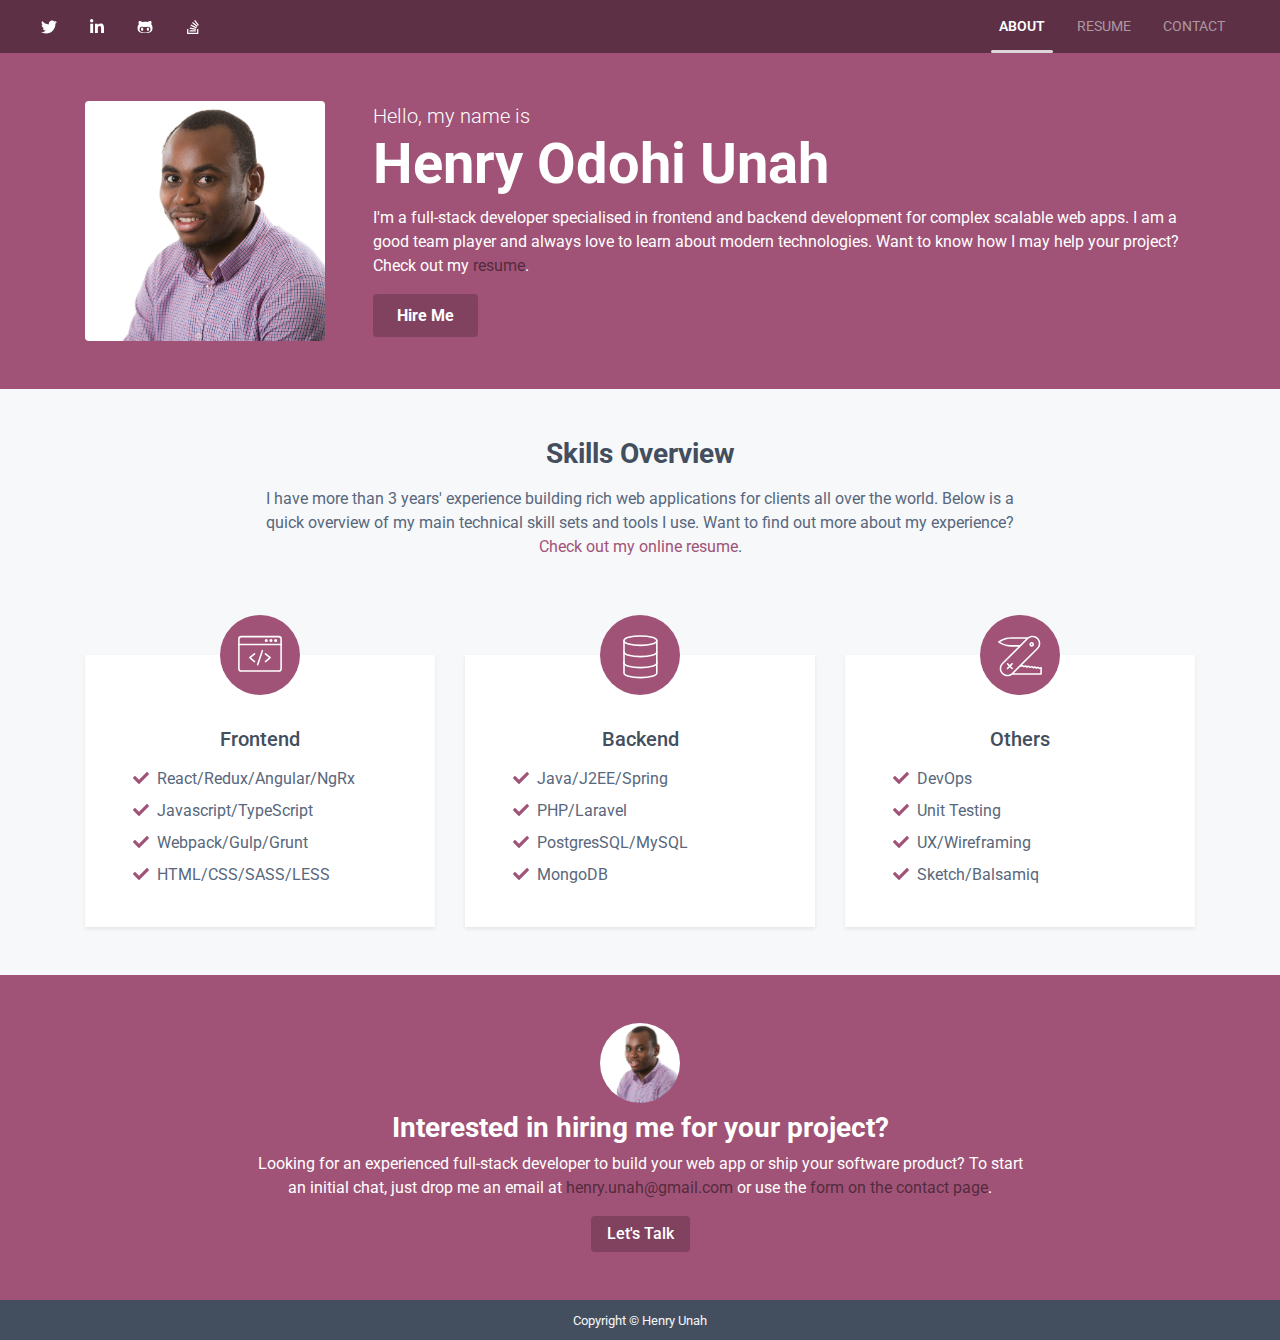
<file: index.html>
<!DOCTYPE html>
<html lang="en">
  <head>
    <title>Henry Odohi Unah Portfolio Website</title>

    <!-- Meta -->
    <meta charset="utf-8" />
    <meta http-equiv="X-UA-Compatible" content="IE=edge" />
    <meta name="viewport" content="width=device-width, initial-scale=1.0" />
    <meta name="description" content="Henry Unah Portfolio" />
    <meta name="author" content="Henry Unah" />
    <link rel="shortcut icon" href="favicon.ico" />

    <!-- Google Font -->
    <link
      href="//fonts.googleapis.com/css?family=Roboto:400,500,400italic,300italic,300,500italic,700,700italic,900,900italic"
      rel="stylesheet"
      type="text/css"
    />

    <!-- FontAwesome JS -->
    <script defer src="assets/fontawesome/js/all.js"></script>

    <!-- Plugins CSS -->
    <link rel="stylesheet" href="assets/plugins/flickity/flickity.min.css" />

    <!-- Theme CSS -->
    <link id="theme-style" rel="stylesheet" href="assets/css/theme-7.css" />
  </head>

  <body>
    <header class="header">
      <div class="top-bar theme-bg-primary-darken">
        <div class="container-fluid">
          <nav class="navbar navbar-expand-lg navbar-dark position-relative">
            <ul class="social-list list-inline mb-0">
              <li class="list-inline-item">
                <a class="text-white" href="https://twitter.com/unahhenry"
                  ><i class="fab fa-twitter fa-fw"></i
                ></a>
              </li>
              <li class="list-inline-item">
                <a
                  class="text-white"
                  href="https://www.linkedin.com/in/henry-unah-b70934ab/"
                  ><i class="fab fa-linkedin-in fa-fw"></i
                ></a>
              </li>
              <li class="list-inline-item">
                <a class="text-white" href="https://github.com/henrisco82"
                  ><i class="fab fa-github-alt fa-fw"></i
                ></a>
              </li>
              <li class="list-inline-item">
                <a
                  class="text-white"
                  href="https://stackoverflow.com/users/7401602/unah-henry"
                  ><i class="fab fa-stack-overflow fa-fw"></i
                ></a>
              </li>
            </ul>
            <!--//social-list-->

            <button
              class="navbar-toggler"
              type="button"
              data-toggle="collapse"
              data-target="#navigation"
              aria-controls="navigation"
              aria-expanded="false"
              aria-label="Toggle navigation"
            >
              <span class="navbar-toggler-icon"></span>
            </button>

            <div
              class="collapse navbar-collapse text-uppercase"
              id="navigation"
            >
              <ul class="navbar-nav ml-lg-auto">
                <li class="nav-item active mr-lg-3">
                  <a class="nav-link" href="index.html"
                    >About <span class="sr-only">(current)</span></a
                  >
                </li>
                <li class="nav-item mr-lg-3">
                  <a class="nav-link" href="resume.html">Resume</a>
                </li>
                <li class="nav-item mr-lg-3">
                  <a class="nav-link" href="contact.html">Contact</a>
                </li>
              </ul>
              <span id="slide-line"></span>
            </div>
          </nav>
        </div>
        <!--//container-->
      </div>
      <!--//top-bar-->

      <div class="header-intro theme-bg-primary text-white py-5">
        <div class="container">
          <div class="profile-teaser media flex-column flex-md-row">
            <img
              class="profile-image mb-3 mb-md-0 mr-md-5 ml-md-0 rounded mx-auto"
              src="assets/images/profile.jpg"
              alt=""
            />
            <div class="media-body text-center text-md-left">
              <div class="lead">Hello, my name is</div>
              <h2 class="mt-0 display-4 font-weight-bold">Henry Odohi Unah</h2>
              <div class="bio mb-3">
                I'm a full-stack developer specialised in frontend and backend
                development for complex scalable web apps. I am a good team
                player and always love to learn about modern technologies. Want
                to know how I may help your project? Check out my
                <a class="link-on-bg" href="resume.html">resume</a>.
              </div>
              <!--//bio-->
              <a
                class="theme-btn-on-bg btn font-weight-bold theme-btn-cta"
                href="contact.html"
                >Hire Me</a
              >
            </div>
            <!--//media-body-->
          </div>
          <!--//profile-teaser-->
        </div>
        <!--//container-->
      </div>
      <!--//header-intro-->
    </header>
    <!--//header-->

    <section class="skills-section section py-5">
      <div class="container">
        <h3 class="section-title font-weight-bold text-center mb-3">
          Skills Overview
        </h3>
        <div class="section-intro mx-auto text-center mb-5 text-secondary">
          I have more than 3 years' experience building rich web applications
          for clients all over the world. Below is a quick overview of my main
          technical skill sets and tools I use. Want to find out more about my
          experience? <a href="resume.html">Check out my online resume</a>.
        </div>

        <div class="skills-blocks mx-auto pt-5">
          <div class="row">
            <div class="skills-block col-12 col-lg-4 mb-5 mb-3 mb-lg-0">
              <div
                class="skills-block-inner bg-white shadow-sm py-4 px-5 position-relative"
              >
                <h4 class="skills-cat text-center mb-3 mt-5">Frontend</h4>
                <div
                  class="skills-icon-holder position-absolute d-inline-block rounded-circle text-center"
                >
                  <img
                    class="skills-icon"
                    src="assets/images/frontend-icon.svg"
                  />
                </div>
                <ul class="skills-list list-unstyled text-secondary">
                  <li class="mb-2">
                    <i class="fas fa-check mr-2 text-primary"></i
                    >React/Redux/Angular/NgRx
                  </li>
                  <li class="mb-2">
                    <i class="fas fa-check mr-2 text-primary"></i
                    >Javascript/TypeScript
                  </li>
                  <li class="mb-2">
                    <i class="fas fa-check mr-2 text-primary"></i
                    >Webpack/Gulp/Grunt
                  </li>
                  <li class="mb-2">
                    <i class="fas fa-check mr-2 text-primary"></i
                    >HTML/CSS/SASS/LESS
                  </li>
                </ul>
              </div>
              <!--//skills-block-inner-->
            </div>
            <!--//skills-block-->

            <div class="skills-block col-12 col-lg-4 mb-5 mb-3 mb-lg-0">
              <div
                class="skills-block-inner bg-white shadow-sm py-4 px-5 position-relative"
              >
                <h4 class="skills-cat text-center mb-3 mt-5">Backend</h4>
                <div
                  class="skills-icon-holder position-absolute d-inline-block rounded-circle text-center"
                >
                  <img
                    class="skills-icon"
                    src="assets/images/backend-icon.svg"
                  />
                </div>
                <ul class="skills-list list-unstyled text-secondary">
                  <li class="mb-2">
                    <i class="fas fa-check mr-2 text-primary"></i
                    >Java/J2EE/Spring
                  </li>
                  <li class="mb-2">
                    <i class="fas fa-check mr-2 text-primary"></i>PHP/Laravel
                  </li>
                  <li class="mb-2">
                    <i class="fas fa-check mr-2 text-primary"></i
                    >PostgresSQL/MySQL
                  </li>
                  <li class="mb-2">
                    <i class="fas fa-check mr-2 text-primary"></i>MongoDB
                  </li>
                </ul>
              </div>
              <!--//skills-block-inner-->
            </div>
            <!--//skills-block-->

            <div class="skills-block col-12 col-lg-4">
              <div
                class="skills-block-inner bg-white shadow-sm py-4 px-5 position-relative"
              >
                <h4 class="skills-cat text-center mb-3 mt-5">Others</h4>
                <div
                  class="skills-icon-holder position-absolute d-inline-block rounded-circle text-center"
                >
                  <img
                    class="skills-icon"
                    src="assets/images/other-skills-icon.svg"
                  />
                </div>
                <ul class="skills-list list-unstyled text-secondary">
                  <li class="mb-2">
                    <i class="fas fa-check mr-2 text-primary"></i>DevOps
                  </li>
                  <li class="mb-2">
                    <i class="fas fa-check mr-2 text-primary"></i>Unit Testing
                  </li>
                  <li class="mb-2">
                    <i class="fas fa-check mr-2 text-primary"></i>UX/Wireframing
                  </li>
                  <li class="mb-2">
                    <i class="fas fa-check mr-2 text-primary"></i
                    >Sketch/Balsamiq
                  </li>
                </ul>
              </div>
              <!--//skills-block-inner-->
            </div>
            <!--//skills-block-->
          </div>
          <!--//row-->
        </div>
      </div>
      <!--//container-->
    </section>
    <!--//skills-section-->

    <section class="section-cta py-5 bg-primary text-white">
      <div class="container">
        <div class="text-center">
          <img
            class="profile-small d-inline-block mx-auto rounded-circle mb-2"
            src="assets/images/profile.jpg"
            alt=""
          />
        </div>
        <h3 class="section-title font-weight-bold text-center mb-2">
          Interested in hiring me for your project?
        </h3>
        <div class="section-intro mx-auto text-center mb-3">
          Looking for an experienced full-stack developer to build your web app
          or ship your software product? To start an initial chat, just drop me
          an email at
          <a class="link-on-bg" href="#">henry.unah@gmail.com</a> or use the
          <a class="link-on-bg" href="contact.html">form on the contact page</a
          >.
        </div>
        <div class="text-center">
          <a class="theme-btn-on-bg btn" href="contact.html">Let's Talk</a>
        </div>
      </div>
      <!--//container-->
    </section>

    <footer class="footer text-light text-center py-2">
      <small class="copyright"
        >Copyright &copy;
        <a class="text-light" href="https://www.henryunah.com/" target="_blank"
          >Henry Unah</a
        ></small
      >
    </footer>

    <!-- Javascript -->
    <script
      type="text/javascript"
      src="assets/plugins/jquery-3.4.1.min.js"
    ></script>
    <script type="text/javascript" src="assets/plugins/popper.min.js"></script>
    <script
      type="text/javascript"
      src="assets/plugins/bootstrap/js/bootstrap.min.js"
    ></script>
    <script type="text/javascript" src="assets/plugins/back-to-top.js"></script>

    <!-- Page Specific JS -->
    <script
      type="text/javascript"
      src="assets/plugins/flickity/flickity.pkgd.min.js"
    ></script>

    <!-- Custom JS -->
    <script type="text/javascript" src="assets/js/main.js"></script>
    <script type="text/javascript" src="assets/js/flickity-custom.js"></script>
  </body>
</html>
</file>
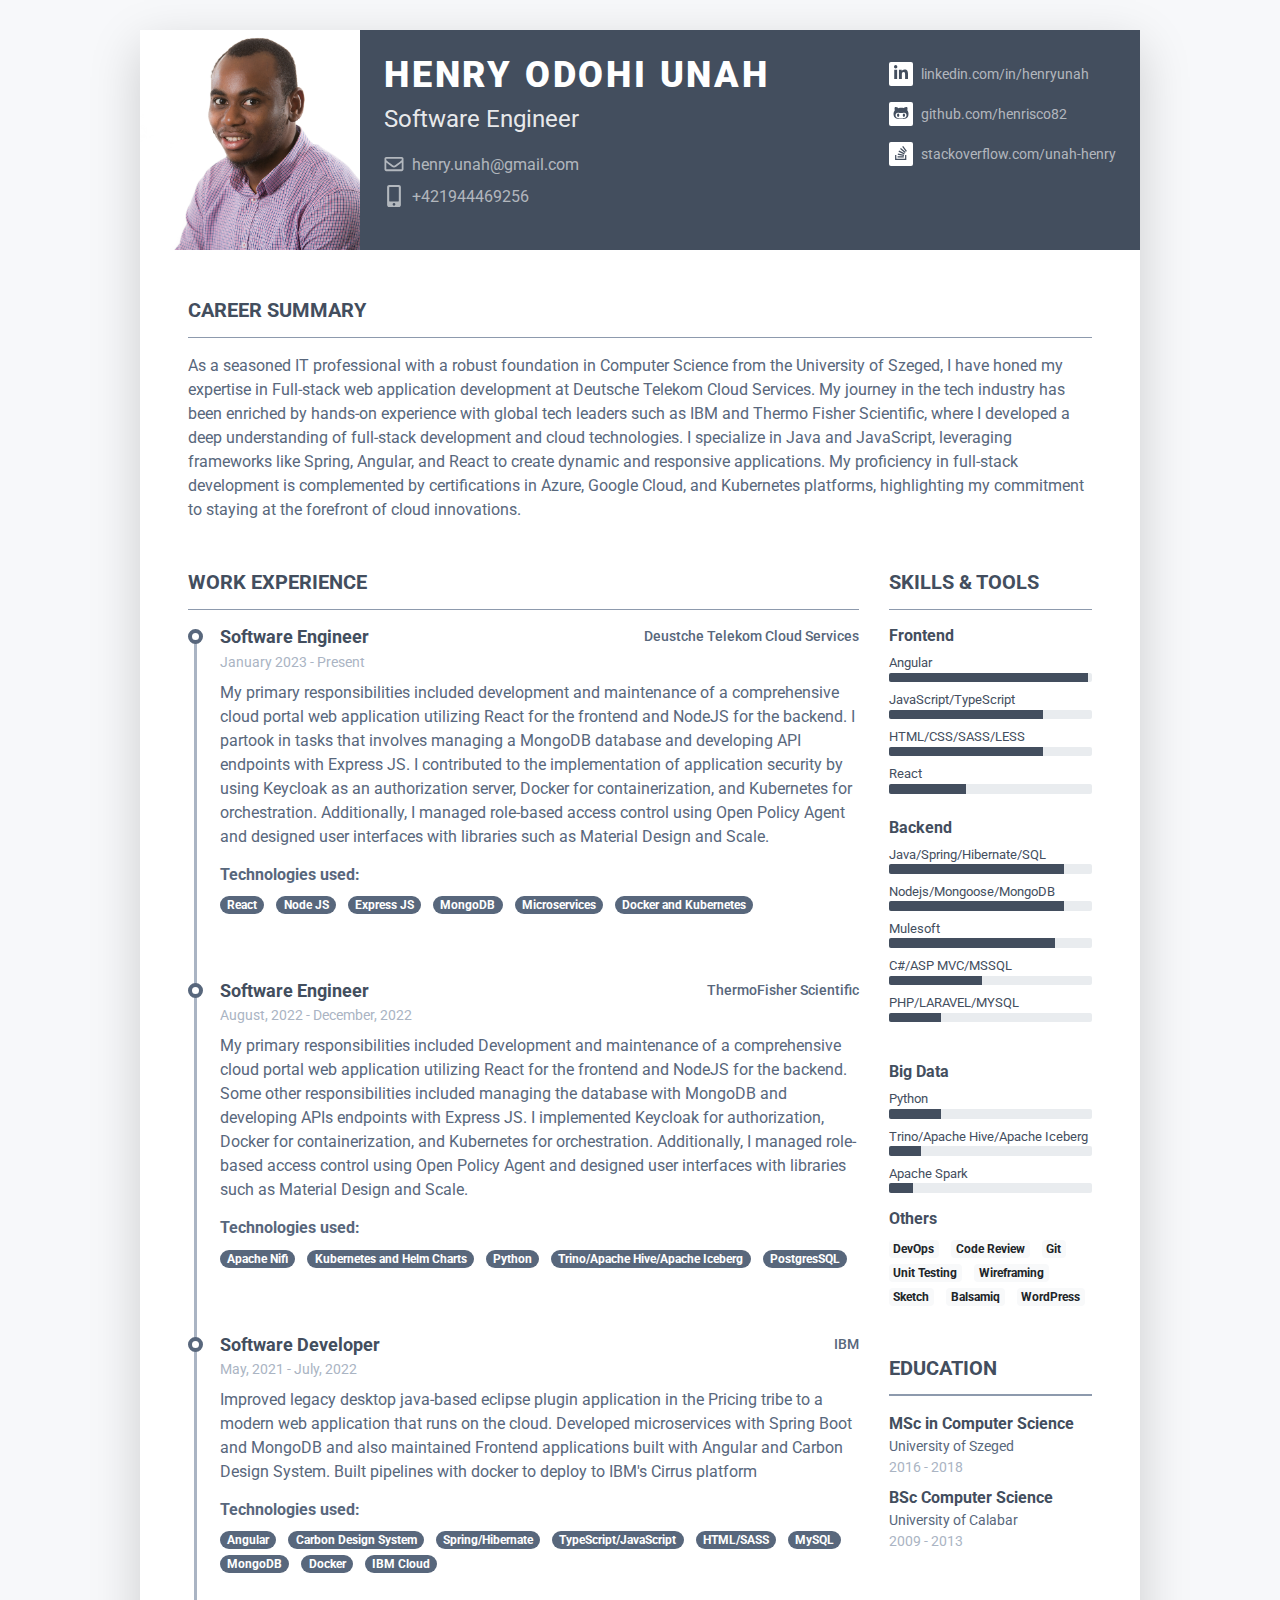
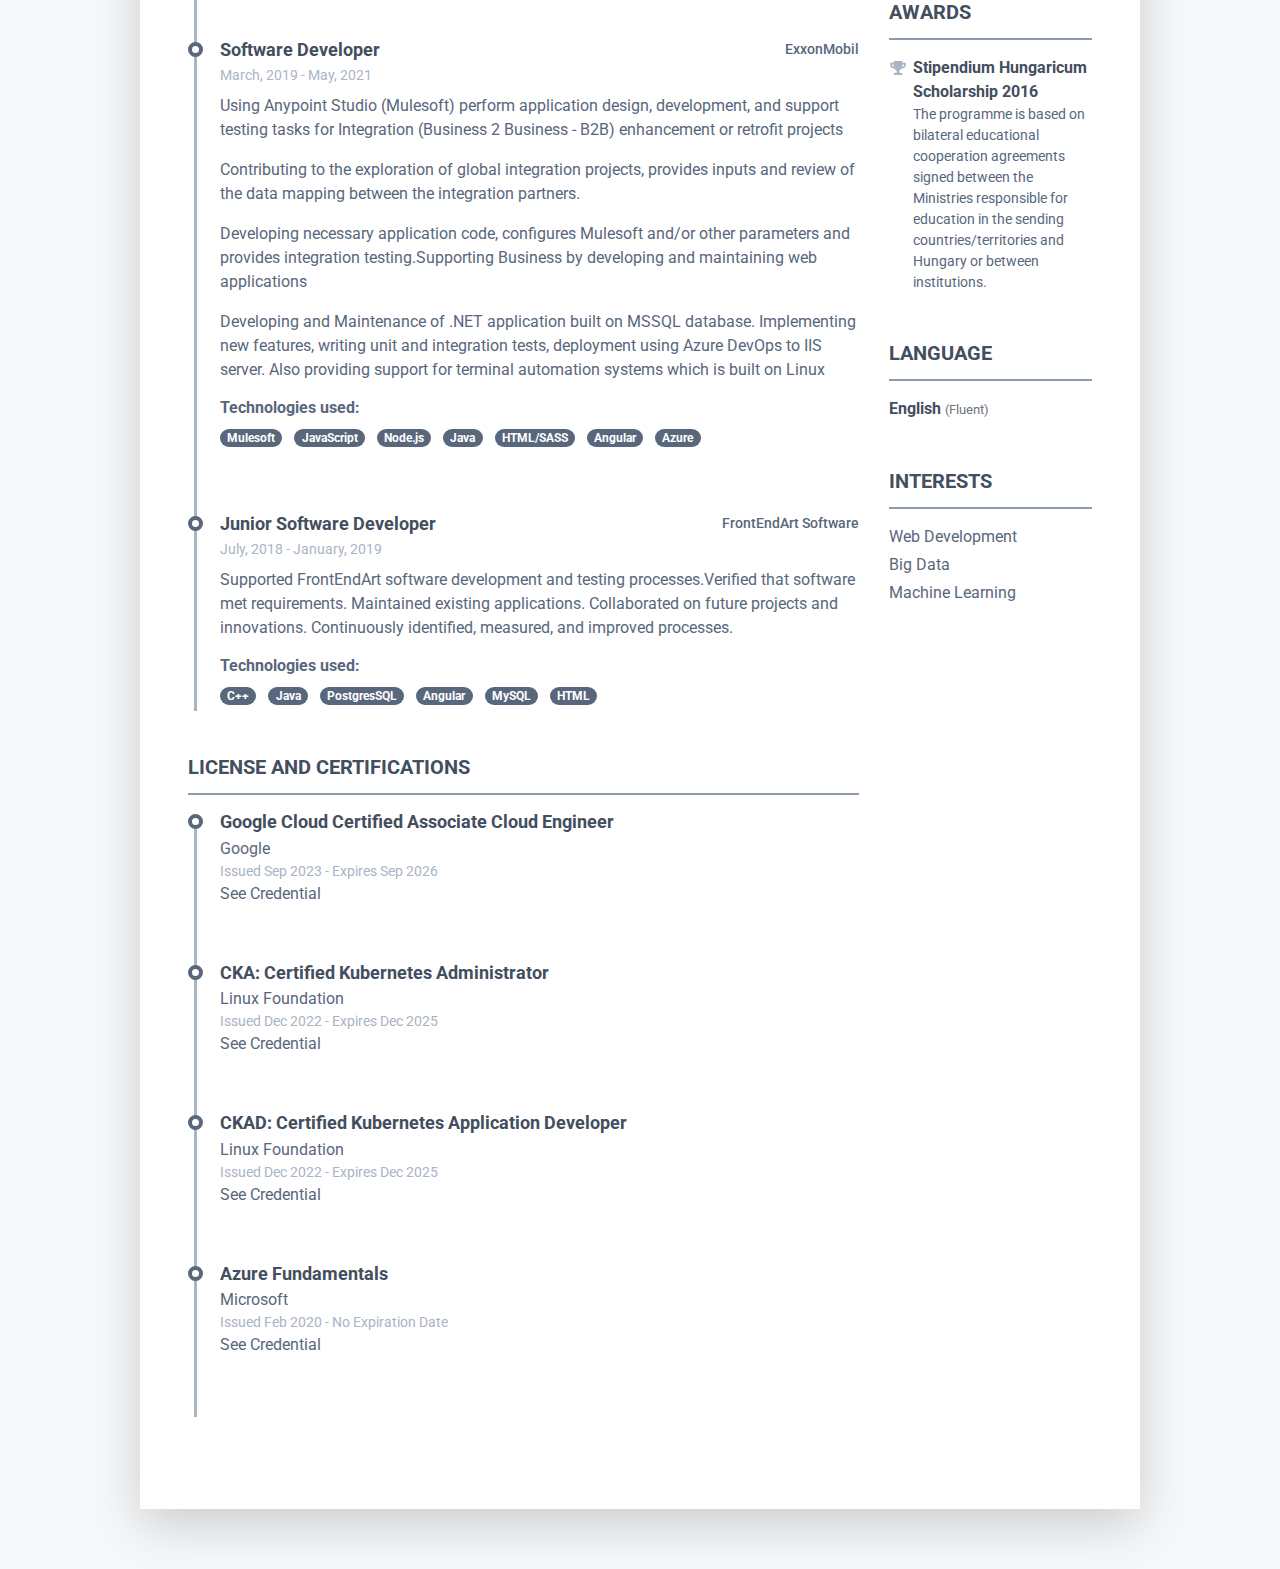
<file: download.html>
<!DOCTYPE html>
<html lang="en">
  <head>
    <title>Henry Odohi Unah Portfolio Website</title>

    <!-- Meta -->
    <meta charset="utf-8" />
    <meta http-equiv="X-UA-Compatible" content="IE=edge" />
    <meta name="viewport" content="width=device-width, initial-scale=1.0" />
    <meta name="description" content="Responsive Portfolio Template" />
    <meta name="author" content="Henry Unah Portfolio" />
    <link rel="shortcut icon" href="favicon.ico" />

    <!-- Google Font -->
    <link
      href="https://fonts.googleapis.com/css?family=Roboto:300,400,500,700,900"
      rel="stylesheet"
    />

    <!-- FontAwesome JS -->
    <script defer src="assets/fontawesome/js/all.js"></script>

    <!-- Theme CSS -->
    <link id="theme-style" rel="stylesheet" href="assets/css/pillar-1.css" />
  </head>

  <body>
    <article class="resume-wrapper text-center position-relative">
	    <div class="resume-wrapper-inner mx-auto text-left bg-white shadow-lg">
		    <header class="resume-header pt-4 pt-md-0">
			    <div class="media flex-column flex-md-row">
            <img
              class="mr-3 img-fluid picture mx-auto"
              src="assets/images/profile.jpg"
              alt=""
            />
            <div
              class="media-body p-4 d-flex flex-column flex-md-row mx-auto mx-lg-0"
            >
              <div class="primary-info">
                <h1
                  class="name mt-0 mb-1 text-white text-uppercase text-uppercase"
                >
                Henry Odohi Unah
                </h1>
                <div class="title mb-3">Software Engineer</div>
                <ul class="list-unstyled">
                  <li class="mb-2">
                    <a href="#"
                      ><i
                        class="far fa-envelope fa-fw mr-2"
                        data-fa-transform="grow-3"
                      ></i
                      >henry.unah@gmail.com</a
                    >
                  </li>
                  <li>
                    <a href="#"
                      ><i
                        class="fas fa-mobile-alt fa-fw mr-2"
                        data-fa-transform="grow-6"
                      ></i
                      >+421944469256</a
                    >
                  </li>
                </ul>
              </div>
              <!--//primary-info-->
              <div class="secondary-info ml-md-auto mt-2">
                <ul class="resume-social list-unstyled">
                  <li class="mb-3">
                    <a href="https://www.linkedin.com/in/henry-unah-b70934ab/"
                      ><span class="fa-container text-center mr-2"
                        ><i class="fab fa-linkedin-in fa-fw"></i></span
                      >linkedin.com/in/henryunah</a
                    >
                  </li>
                  <li class="mb-3">
                    <a href="https://github.com/henrisco82"
                      ><span class="fa-container text-center mr-2"
                        ><i class="fab fa-github-alt fa-fw"></i></span
                      >github.com/henrisco82</a
                    >
                  </li>
                  <li class="mb-3">
                    <a href="https://stackoverflow.com/users/7401602/unah-henry"
                      ><span class="fa-container text-center mr-2"
                        ><i class="fab fa-stack-overflow fa-fw"></i></span
                      >stackoverflow.com/unah-henry</a
                    >
                  </li>
                </ul>
              </div>
              <!--//secondary-info-->
            </div>
            <!--//media-body-->
          </div>
          <!--//media-->
        </header>
        <div class="resume-body p-5">
          <section class="resume-section summary-section mb-5">
            <h2
              class="resume-section-title text-uppercase font-weight-bold pb-3 mb-3"
            >
              Career Summary
            </h2>
            <div class="resume-section-content">
              <p class="mb-0">
                As a seasoned IT professional with a robust foundation in Computer Science from the University of Szeged, 
                I have honed my expertise in Full-stack web application development at Deutsche Telekom Cloud Services. 
                My journey in the tech industry has been enriched by hands-on experience with global tech leaders such as IBM and Thermo Fisher Scientific, where I developed a deep understanding of full-stack development and cloud technologies.
                I specialize in Java and JavaScript, leveraging frameworks like Spring, Angular, and React to create dynamic and responsive applications. 
                My proficiency in full-stack development is complemented by certifications in Azure, Google  Cloud, and Kubernetes platforms, highlighting my commitment to staying at the forefront of cloud innovations.
              </p>
            </div>
          </section>
          <!--//summary-section-->
          
          <div class="row">
            <div class="col-lg-9">
              <section class="resume-section experience-section mb-5">
                <h2
                  class="resume-section-title text-uppercase font-weight-bold pb-3 mb-3"
                >
                  Work Experience
                </h2>
                <div class="resume-section-content">
                  <div class="resume-timeline position-relative">
                    <article
                      class="resume-timeline-item position-relative pb-5"
                    >
                      <div class="resume-timeline-item-header mb-2">
                        <div class="d-flex flex-column flex-md-row">
                          <h3
                            class="resume-position-title font-weight-bold mb-1"
                          >
                            Software Engineer
                          </h3>
                          <div class="resume-company-name ml-auto">
                            Deustche Telekom Cloud Services
                          </div>
                        </div>
                        <!--//row-->
                        <div class="resume-position-time">January 2023 - Present</div>
                      </div>
                      <!--//resume-timeline-item-header-->
                      <div class="resume-timeline-item-desc">
                        <p>
                          My primary responsibilities included development and maintenance of a comprehensive cloud portal web application utilizing 
                          React for the frontend and NodeJS for the backend. I partook in tasks that involves managing a MongoDB database and developing API endpoints with Express JS. 
                          I contributed to the implementation of application security by using Keycloak as an authorization server, Docker for containerization, and Kubernetes for orchestration. 
                          Additionally, I managed role-based access control using Open Policy Agent and designed user interfaces with libraries such as Material Design and Scale.
                        </p>
                        <h4
                          class="resume-timeline-item-desc-heading font-weight-bold"
                        >
                          Technologies used:
                        </h4>
                        <ul class="list-inline">
                          <li class="list-inline-item">
                            <span class="badge badge-secondary badge-pill"
                              >React</span
                            >
                          </li>
                          <li class="list-inline-item">
                            <span class="badge badge-secondary badge-pill"
                              >Node JS</span
                            >
                          </li>
                          <li class="list-inline-item">
                            <span class="badge badge-secondary badge-pill"
                              >Express JS</span
                            >
                          </li>
                          <li class="list-inline-item">
                            <span class="badge badge-secondary badge-pill"
                              >MongoDB</span
                            >
                          </li>
                          <li class="list-inline-item">
                            <span class="badge badge-secondary badge-pill"
                              >Microservices</span
                            >
                          </li>
                          <li class="list-inline-item">
                            <span class="badge badge-secondary badge-pill"
                              >Docker and Kubernetes</span
                            >
                          </li>
                        </ul>
                      </div>
                      <!--//resume-timeline-item-desc-->
                    </article>
                    <!--//resume-timeline-item-->
                    <article
                      class="resume-timeline-item position-relative pb-5"
                    >
                      <div class="resume-timeline-item-header mb-2">
                        <div class="d-flex flex-column flex-md-row">
                          <h3
                            class="resume-position-title font-weight-bold mb-1"
                          >
                            Software Engineer
                          </h3>
                          <div class="resume-company-name ml-auto">
                            ThermoFisher Scientific
                          </div>
                        </div>
                        <!--//row-->
                        <div class="resume-position-time">August, 2022 - December, 2022</div>
                      </div>
                      <!--//resume-timeline-item-header-->
                      <div class="resume-timeline-item-desc">
                        <p>
                          My primary responsibilities included Development and maintenance of a comprehensive cloud portal web application utilizing 
                          React for the frontend and NodeJS for the backend. Some other responsibilities included managing the database with MongoDB and developing APIs endpoints with Express JS. 
                          I implemented Keycloak for authorization, Docker for containerization, and Kubernetes for orchestration. 
                          Additionally, I managed role-based access control using Open Policy Agent and designed user interfaces with libraries such as Material Design and Scale.
                        </p>
                        <h4
                          class="resume-timeline-item-desc-heading font-weight-bold"
                        >
                          Technologies used:
                        </h4>
                        <ul class="list-inline">
                          <li class="list-inline-item">
                            <span class="badge badge-secondary badge-pill"
                              >Apache Nifi</span
                            >
                          </li>
                          <li class="list-inline-item">
                            <span class="badge badge-secondary badge-pill"
                              >Kubernetes and Helm Charts</span
                            >
                          </li>
                          <li class="list-inline-item">
                            <span class="badge badge-secondary badge-pill"
                              >Python</span
                            >
                          </li>
                          <li class="list-inline-item">
                            <span class="badge badge-secondary badge-pill"
                              >Trino/Apache Hive/Apache Iceberg</span
                            >
                          </li>
                          <li class="list-inline-item">
                            <span class="badge badge-secondary badge-pill"
                              >PostgresSQL</span
                            >
                          </li>
                        </ul>
                      </div>
                      <!--//resume-timeline-item-desc-->
                    </article>
                    <!--//resume-timeline-item-->

                    <article
                      class="resume-timeline-item position-relative pb-5"
                    >
                      <div class="resume-timeline-item-header mb-2">
                        <div class="d-flex flex-column flex-md-row">
                          <h3
                            class="resume-position-title font-weight-bold mb-1"
                          >
                            Software Developer
                          </h3>
                          <div class="resume-company-name ml-auto">IBM</div>
                        </div>
                        <!--//row-->
                        <div class="resume-position-time">May, 2021 - July, 2022</div>
                      </div>
                      <!--//resume-timeline-item-header-->
                      <div class="resume-timeline-item-desc">
                        <p>
                          Improved legacy desktop java-based eclipse plugin
                          application in the Pricing tribe to a modern web
                          application that runs on the cloud. Developed
                          microservices with Spring Boot and MongoDB and also
                          maintained Frontend applications built with Angular
                          and Carbon Design System. Built pipelines with docker
                          to deploy to IBM's Cirrus platform
                        </p>
                        <h4
                          class="resume-timeline-item-desc-heading font-weight-bold"
                        >
                        <h4
                          class="resume-timeline-item-desc-heading font-weight-bold"
                        >
                          Technologies used:
                        </h4>
                        <ul class="list-inline">
                          <li class="list-inline-item">
                            <span class="badge badge-secondary badge-pill"
                              >Angular</span
                            >
                          </li>
                          <li class="list-inline-item">
                            <span class="badge badge-secondary badge-pill"
                              >Carbon Design System</span
                            >
                          </li>
                          <li class="list-inline-item">
                            <span class="badge badge-secondary badge-pill"
                              >Spring/Hibernate</span
                            >
                          </li>
                          <li class="list-inline-item">
                            <span class="badge badge-secondary badge-pill"
                              >TypeScript/JavaScript</span
                            >
                          </li>
                          <li class="list-inline-item">
                            <span class="badge badge-secondary badge-pill"
                              >HTML/SASS</span
                            >
                          </li>
                          <li class="list-inline-item">
                            <span class="badge badge-secondary badge-pill"
                              >MySQL</span
                            >
                          </li>
                          <li class="list-inline-item">
                            <span class="badge badge-secondary badge-pill"
                              >MongoDB</span
                            >
                          </li>
                          <li class="list-inline-item">
                            <span class="badge badge-secondary badge-pill"
                              >Docker</span
                            >
                          </li>
                          <li class="list-inline-item">
                            <span class="badge badge-secondary badge-pill"
                              >IBM Cloud</span
                            >
                          </li>
                        </ul>
                      </div>
                      <!--//resume-timeline-item-desc-->
                    </article>
                    <!--//resume-timeline-item-->

                    <article
                      class="resume-timeline-item position-relative pb-5"
                    >
                      <div class="resume-timeline-item-header mb-2">
                        <div class="d-flex flex-column flex-md-row">
                          <h3
                            class="resume-position-title font-weight-bold mb-1"
                          >
                            Software Developer
                          </h3>
                          <div class="resume-company-name ml-auto">
                            ExxonMobil
                          </div>
                        </div>
                        <!--//row-->
                        <div class="resume-position-time">March, 2019 - May, 2021</div>
                      </div>
                      <!--//resume-timeline-item-header-->
                      <div class="resume-timeline-item-desc">
                        <p>
                          Using Anypoint Studio (Mulesoft) perform application
                          design, development, and support testing tasks for
                          Integration (Business 2 Business - B2B) enhancement or
                          retrofit projects
                        </p>
                        <p>
                          Contributing to the exploration of global integration
                          projects, provides inputs and review of the data
                          mapping between the integration partners.
                        </p>
                        <p>
                          Developing necessary application code, configures
                          Mulesoft and/or other parameters and provides
                          integration testing.Supporting Business by developing
                          and maintaining web applications
                        </p>
                        <p>
                          Developing and Maintenance of .NET application built
                          on MSSQL database. Implementing new features, writing
                          unit and integration tests, deployment using Azure
                          DevOps to IIS server. Also providing support for
                          terminal automation systems which is built on Linux
                        </p>
                        <h4
                          class="resume-timeline-item-desc-heading font-weight-bold"
                        >
                          Technologies used:
                        </h4>
                        <ul class="list-inline">
                          <li class="list-inline-item">
                            <span class="badge badge-secondary badge-pill"
                              >Mulesoft</span
                            >
                          </li>
                          <li class="list-inline-item">
                            <span class="badge badge-secondary badge-pill"
                              >JavaScript</span
                            >
                          </li>
                          <li class="list-inline-item">
                            <span class="badge badge-secondary badge-pill"
                              >Node.js</span
                            >
                          </li>
                          <li class="list-inline-item">
                            <span class="badge badge-secondary badge-pill"
                              >Java</span
                            >
                          </li>
                          <li class="list-inline-item">
                            <span class="badge badge-secondary badge-pill"
                              >HTML/SASS</span
                            >
                          </li>
                          <li class="list-inline-item">
                            <span class="badge badge-secondary badge-pill"
                              >Angular</span
                            >
                          </li>
                          <li class="list-inline-item">
                            <span class="badge badge-secondary badge-pill"
                              >Azure</span
                            >
                          </li>
                        </ul>
                      </div>
                      <!--//resume-timeline-item-desc-->
                    </article>
                    <!--//resume-timeline-item-->

                    <article class="resume-timeline-item position-relative">
                      <div class="resume-timeline-item-header mb-2">
                        <div class="d-flex flex-column flex-md-row">
                          <h3
                            class="resume-position-title font-weight-bold mb-1"
                          >
                            Junior Software Developer
                          </h3>
                          <div class="resume-company-name ml-auto">
                            FrontEndArt Software
                          </div>
                        </div>
                        <!--//row-->
                        <div class="resume-position-time">July, 2018 - January, 2019</div>
                      </div>
                      <!--//resume-timeline-item-header-->
                      <div class="resume-timeline-item-desc">
                        <p>
                          Supported FrontEndArt software development and testing
                          processes.Verified that software met requirements.
                          Maintained existing applications.
                          Collaborated on future projects and innovations.
                          Continuously identified, measured, and improved
                          processes.
                        </p>
                        <h4
                          class="resume-timeline-item-desc-heading font-weight-bold"
                        >
                          Technologies used:
                        </h4>
                        <ul class="list-inline">
                          <li class="list-inline-item">
                            <span class="badge badge-secondary badge-pill"
                              >C++</span
                            >
                          </li>
                          <li class="list-inline-item">
                            <span class="badge badge-secondary badge-pill"
                              >Java</span
                            >
                          </li>
                          <li class="list-inline-item">
                            <span class="badge badge-secondary badge-pill"
                              >PostgresSQL</span
                            >
                          </li>
                          <li class="list-inline-item">
                            <span class="badge badge-secondary badge-pill"
                              >Angular</span
                            >
                          </li>
                          <li class="list-inline-item">
                            <span class="badge badge-secondary badge-pill"
                              >MySQL</span
                            >
                          </li>
                          <li class="list-inline-item">
                            <span class="badge badge-secondary badge-pill"
                              >HTML</span
                            >
                          </li>
                        </ul>
                      </div>
                      <!--//resume-timeline-item-desc-->
                    </article>
                    <!--//resume-timeline-item-->
                  </div>
                  <!--//resume-timeline-->
                </div>
              </section>
              <!--//experience-section-->
              <!--//certifications-section-->
              <section class="resume-section summary-section mb-5">
                <h2
                  class="resume-section-title text-uppercase font-weight-bold pb-3 mb-3"
                >
                  License and Certifications
                </h2>
                <div class="resume-section-content">
                  <div class="resume-timeline position-relative">
                    <article
                      class="resume-timeline-item position-relative pb-5"
                    >
                      <div class="resume-timeline-item-header mb-2">
                        <div class="d-flex flex-column flex-md-row">
                          <h3
                            class="resume-position-title font-weight-bold mb-1"
                          >
                            Google Cloud Certified Associate Cloud Engineer
                          </h3>
                        </div>
                        <!--//row-->
                        <div>Google</div>
                        <div class="resume-position-time">
                          Issued Sep 2023 - Expires Sep 2026
                        </div>
                        <div>
                          <a
                            class="text-reset"
                            href="https://google.accredible.com/988a161f-32a9-4bdd-8fd0-5cf630ab2c6b?record_view=true"
                            target="_blank"
                            >See Credential</a
                          >
                        </div>
                      </div>
                      <!--//resume-timeline-item-header-->
                    </article>
                    <article
                      class="resume-timeline-item position-relative pb-5"
                    >
                      <div class="resume-timeline-item-header mb-2">
                        <div class="d-flex flex-column flex-md-row">
                          <h3
                            class="resume-position-title font-weight-bold mb-1"
                          >
                          CKA: Certified Kubernetes Administrator
                          </h3>
                        </div>
                        <!--//row-->
                        <div>Linux Foundation</div>
                        <div class="resume-position-time">
                          Issued Dec 2022 - Expires Dec 2025
                        </div>
                        <div>
                          <a
                            class="text-reset"
                            href="https://www.credly.com/badges/ec89fc63-edf1-49df-aa98-54514c319bce/linked_in_profile"
                            target="_blank"
                            >See Credential</a
                          >
                        </div>
                      </div>
                      <!--//resume-timeline-item-header-->
                    </article>
                    <article
                      class="resume-timeline-item position-relative pb-5"
                    >
                      <div class="resume-timeline-item-header mb-2">
                        <div class="d-flex flex-column flex-md-row">
                          <h3
                            class="resume-position-title font-weight-bold mb-1"
                          >
                          CKAD: Certified Kubernetes Application Developer
                          </h3>
                        </div>
                        <!--//row-->
                        <div>Linux Foundation</div>
                        <div class="resume-position-time">
                          Issued Dec 2022 - Expires Dec 2025
                        </div>
                        <div>
                          <a
                            class="text-reset"
                            href="https://www.credly.com/badges/ec2e21fa-86c1-4e3c-b6ab-f05b58dc6b6d/linked_in_profile"
                            target="_blank"
                            >See Credential</a
                          >
                        </div>
                      </div>
                      <!--//resume-timeline-item-header-->
                    </article>
                    <!--//resume-timeline-item-->

                    <article
                      class="resume-timeline-item position-relative pb-5"
                    >
                      <div class="resume-timeline-item-header mb-2">
                        <div class="d-flex flex-column flex-md-row">
                          <h3
                            class="resume-position-title font-weight-bold mb-1"
                          >
                            Azure Fundamentals
                          </h3>
                        </div>
                        <!--//row-->
                        <div>Microsoft</div>
                        <div class="resume-position-time">
                          Issued Feb 2020 - No Expiration Date
                        </div>
                        <div>
                          <a
                            class="text-reset"
                            href="https://www.youracclaim.com/badges/f8f50af0-c18f-429d-a4b9-041f89a195a7"
                            target="_blank"
                            >See Credential</a
                          >
                        </div>
                      </div>
                      <!--//resume-timeline-item-header-->
                      <!--//resume-timeline-item-desc-->
                    </article>
                    <!--//resume-timeline-item-->
                  </div>
                  <!--//resume-timeline-->
                </div>
              </section>
            </div>
            <div class="col-lg-3">
              <section class="resume-section skills-section mb-5">
                <h2
                  class="resume-section-title text-uppercase font-weight-bold pb-3 mb-3"
                >
                  Skills &amp; Tools
                </h2>
                <div class="resume-section-content">
                  <div class="resume-skill-item">
                    <h4 class="resume-skills-cat font-weight-bold">Frontend</h4>
                    <ul class="list-unstyled mb-4">
                      <li class="mb-2">
                        <div class="resume-skill-name">Angular</div>
                        <div class="progress resume-progress">
                          <div
                            class="progress-bar theme-progress-bar-dark"
                            role="progressbar"
                            style="width: 98%"
                            aria-valuenow="25"
                            aria-valuemin="0"
                            aria-valuemax="100"
                          ></div>
                        </div>
                      </li>
                      <li class="mb-2">
                        <div class="resume-skill-name">JavaScript/TypeScript</div>
                        <div class="progress resume-progress">
                          <div
                            class="progress-bar theme-progress-bar-dark"
                            role="progressbar"
                            style="width: 76%"
                            aria-valuenow="25"
                            aria-valuemin="0"
                            aria-valuemax="100"
                          ></div>
                        </div>
                      </li>
                      <li class="mb-2">
                        <div class="resume-skill-name">HTML/CSS/SASS/LESS</div>
                        <div class="progress resume-progress">
                          <div
                            class="progress-bar theme-progress-bar-dark"
                            role="progressbar"
                            style="width: 76%"
                            aria-valuenow="25"
                            aria-valuemin="0"
                            aria-valuemax="100"
                          ></div>
                        </div>
                      </li>
                      <li class="mb-2">
                        <div class="resume-skill-name">React</div>
                        <div class="progress resume-progress">
                          <div
                            class="progress-bar theme-progress-bar-dark"
                            role="progressbar"
                            style="width: 38%"
                            aria-valuenow="25"
                            aria-valuemin="0"
                            aria-valuemax="100"
                          ></div>
                        </div>
                      </li>
                    </ul>
                  </div>
                  <!--//resume-skill-item-->

                  <div class="resume-skill-item">
                    <h2 class="resume-skills-cat font-weight-bold">Backend</h2>
                    <ul class="list-unstyled">
                      <li class="mb-2">
                        <div class="resume-skill-name">Java/Spring/Hibernate/SQL</div>
                        <div class="progress resume-progress">
                          <div
                            class="progress-bar theme-progress-bar-dark"
                            role="progressbar"
                            style="width: 86%"
                            aria-valuenow="25"
                            aria-valuemin="0"
                            aria-valuemax="100"
                          ></div>
                        </div>
                      </li>
                      <li class="mb-2">
                        <div class="resume-skill-name">Nodejs/Mongoose/MongoDB</div>
                        <div class="progress resume-progress">
                          <div
                            class="progress-bar theme-progress-bar-dark"
                            role="progressbar"
                            style="width: 86%"
                            aria-valuenow="25"
                            aria-valuemin="0"
                            aria-valuemax="100"
                          ></div>
                        </div>
                      </li>
                      <li class="mb-2">
                        <div class="resume-skill-name">Mulesoft</div>
                        <div class="progress resume-progress">
                          <div
                            class="progress-bar theme-progress-bar-dark"
                            role="progressbar"
                            style="width: 82%"
                            aria-valuenow="25"
                            aria-valuemin="0"
                            aria-valuemax="100"
                          ></div>
                        </div>
                      </li>
                      <li class="mb-2">
                        <div class="resume-skill-name">C#/ASP MVC/MSSQL</div>
                        <div class="progress resume-progress">
                          <div
                            class="progress-bar theme-progress-bar-dark"
                            role="progressbar"
                            style="width: 46%"
                            aria-valuenow="25"
                            aria-valuemin="0"
                            aria-valuemax="100"
                          ></div>
                        </div>
                      </li>
                      <li class="mb-2">
                        <div class="resume-skill-name">PHP/LARAVEL/MYSQL</div>
                        <div class="progress resume-progress">
                          <div
                            class="progress-bar theme-progress-bar-dark"
                            role="progressbar"
                            style="width: 26%"
                            aria-valuenow="25"
                            aria-valuemin="0"
                            aria-valuemax="100"
                          ></div>
                        </div>
                      </li>
                      
                    </ul>
                  </div>
                  &nbsp;
                  <!--//resume-skill-item-->
                  <div class="resume-skill-item">
                    <h2 class="resume-skills-cat font-weight-bold">Big Data</h2>
                    <ul class="list-unstyled">
                      <li class="mb-2">
                        <div class="resume-skill-name">Python</div>
                        <div class="progress resume-progress">
                          <div
                            class="progress-bar theme-progress-bar-dark"
                            role="progressbar"
                            style="width: 26%"
                            aria-valuenow="25"
                            aria-valuemin="0"
                            aria-valuemax="100"
                          ></div>
                        </div>
                      </li>
                      <li class="mb-2">
                        <div class="resume-skill-name">Trino/Apache Hive/Apache Iceberg</div>
                        <div class="progress resume-progress">
                          <div
                            class="progress-bar theme-progress-bar-dark"
                            role="progressbar"
                            style="width: 16%"
                            aria-valuenow="25"
                            aria-valuemin="0"
                            aria-valuemax="100"
                          ></div>
                        </div>
                      </li>
                      <li class="mb-2">
                        <div class="resume-skill-name">Apache Spark</div>
                        <div class="progress resume-progress">
                          <div
                            class="progress-bar theme-progress-bar-dark"
                            role="progressbar"
                            style="width: 12%"
                            aria-valuenow="25"
                            aria-valuemin="0"
                            aria-valuemax="100"
                          ></div>
                        </div>
                      </li>
                    </ul>
                  </div>
                  <!--//resume-skill-item-->

                  <div class="resume-skill-item">
                    <h4 class="resume-skills-cat font-weight-bold">Others</h4>
                    <ul class="list-inline">
                      <li class="list-inline-item">
                        <span class="badge badge-light">DevOps</span>
                      </li>
                      <li class="list-inline-item">
                        <span class="badge badge-light">Code Review</span>
                      </li>
                      <li class="list-inline-item">
                        <span class="badge badge-light">Git</span>
                      </li>
                      <li class="list-inline-item">
                        <span class="badge badge-light">Unit Testing</span>
                      </li>
                      <li class="list-inline-item">
                        <span class="badge badge-light">Wireframing</span>
                      </li>
                      <li class="list-inline-item">
                        <span class="badge badge-light">Sketch</span>
                      </li>
                      <li class="list-inline-item">
                        <span class="badge badge-light">Balsamiq</span>
                      </li>
                      <li class="list-inline-item">
                        <span class="badge badge-light">WordPress</span>
                      </li>
                      </ul>
                  </div>
                  <!--//resume-skill-item-->
                </div>
                <!--resume-section-content-->
              </section>
              <!--//skills-section-->
              <section class="resume-section education-section mb-5">
                <h2
                  class="resume-section-title text-uppercase font-weight-bold pb-3 mb-3"
                >
                  Education
                </h2>
                <div class="resume-section-content">
                  <ul class="list-unstyled">
                    <li class="mb-2">
                      <div class="resume-degree font-weight-bold">
                        MSc in Computer Science
                      </div>
                      <div class="resume-degree-org">
                        University of Szeged
                      </div>
                      <div class="resume-degree-time">2016 - 2018</div>
                    </li>
                    <li>
                      <div class="resume-degree font-weight-bold">
                        BSc Computer Science
                      </div>
                      <div class="resume-degree-org">
                        University of Calabar
                      </div>
                      <div class="resume-degree-time">2009 - 2013</div>
                    </li>
                  </ul>
                </div>
              </section>
              <!--//education-section-->
              <section class="resume-section reference-section mb-5">
                <h2
                  class="resume-section-title text-uppercase font-weight-bold pb-3 mb-3"
                >
                  Awards
                </h2>
                <div class="resume-section-content">
                  <ul class="list-unstyled resume-awards-list">
                    <li class="mb-2 pl-4 position-relative">
                      <i
                        class="resume-award-icon fas fa-trophy position-absolute"
                        data-fa-transform="shrink-2"
                      ></i>
                      <div class="resume-award-name">Stipendium Hungaricum Scholarship 2016</div>
                      <div class="resume-award-desc">
                        The programme is based on bilateral educational
                        cooperation agreements signed between the Ministries
                        responsible for education in the sending
                        countries/territories and Hungary or between
                        institutions.
                      </div>
                    </li>
                  </ul>
                </div>
              </section>
              <!--//interests-section-->
              <section class="resume-section language-section mb-5">
                <h2
                  class="resume-section-title text-uppercase font-weight-bold pb-3 mb-3"
                >
                  Language
                </h2>
                <div class="resume-section-content">
                  <ul class="list-unstyled resume-lang-list">
                    <li class="mb-2">
                      <span class="resume-lang-name font-weight-bold"
                        >English</span
                      >
                      <small class="text-muted font-weight-normal"
                        >(Fluent)</small
                      >
                    </li>
                  </ul>
                </div>
              </section>
              <!--//language-section-->
              <section class="resume-section interests-section mb-5">
                <h2
                  class="resume-section-title text-uppercase font-weight-bold pb-3 mb-3"
                >
                  Interests
                </h2>
                <div class="resume-section-content">
                  <ul class="list-unstyled">
                    <li class="mb-1">Web Development</li>
                    <li class="mb-1">Big Data</li>
                    <li class="mb-1">Machine Learning</li>
                  </ul>
                </div>
              </section>
              <!--//interests-section-->
            </div>
          </div>
          <!--//row-->
          
        </div>
        <!--//resume-body-->
      </div>
    </article>
   

  </body>
</html>
</file>
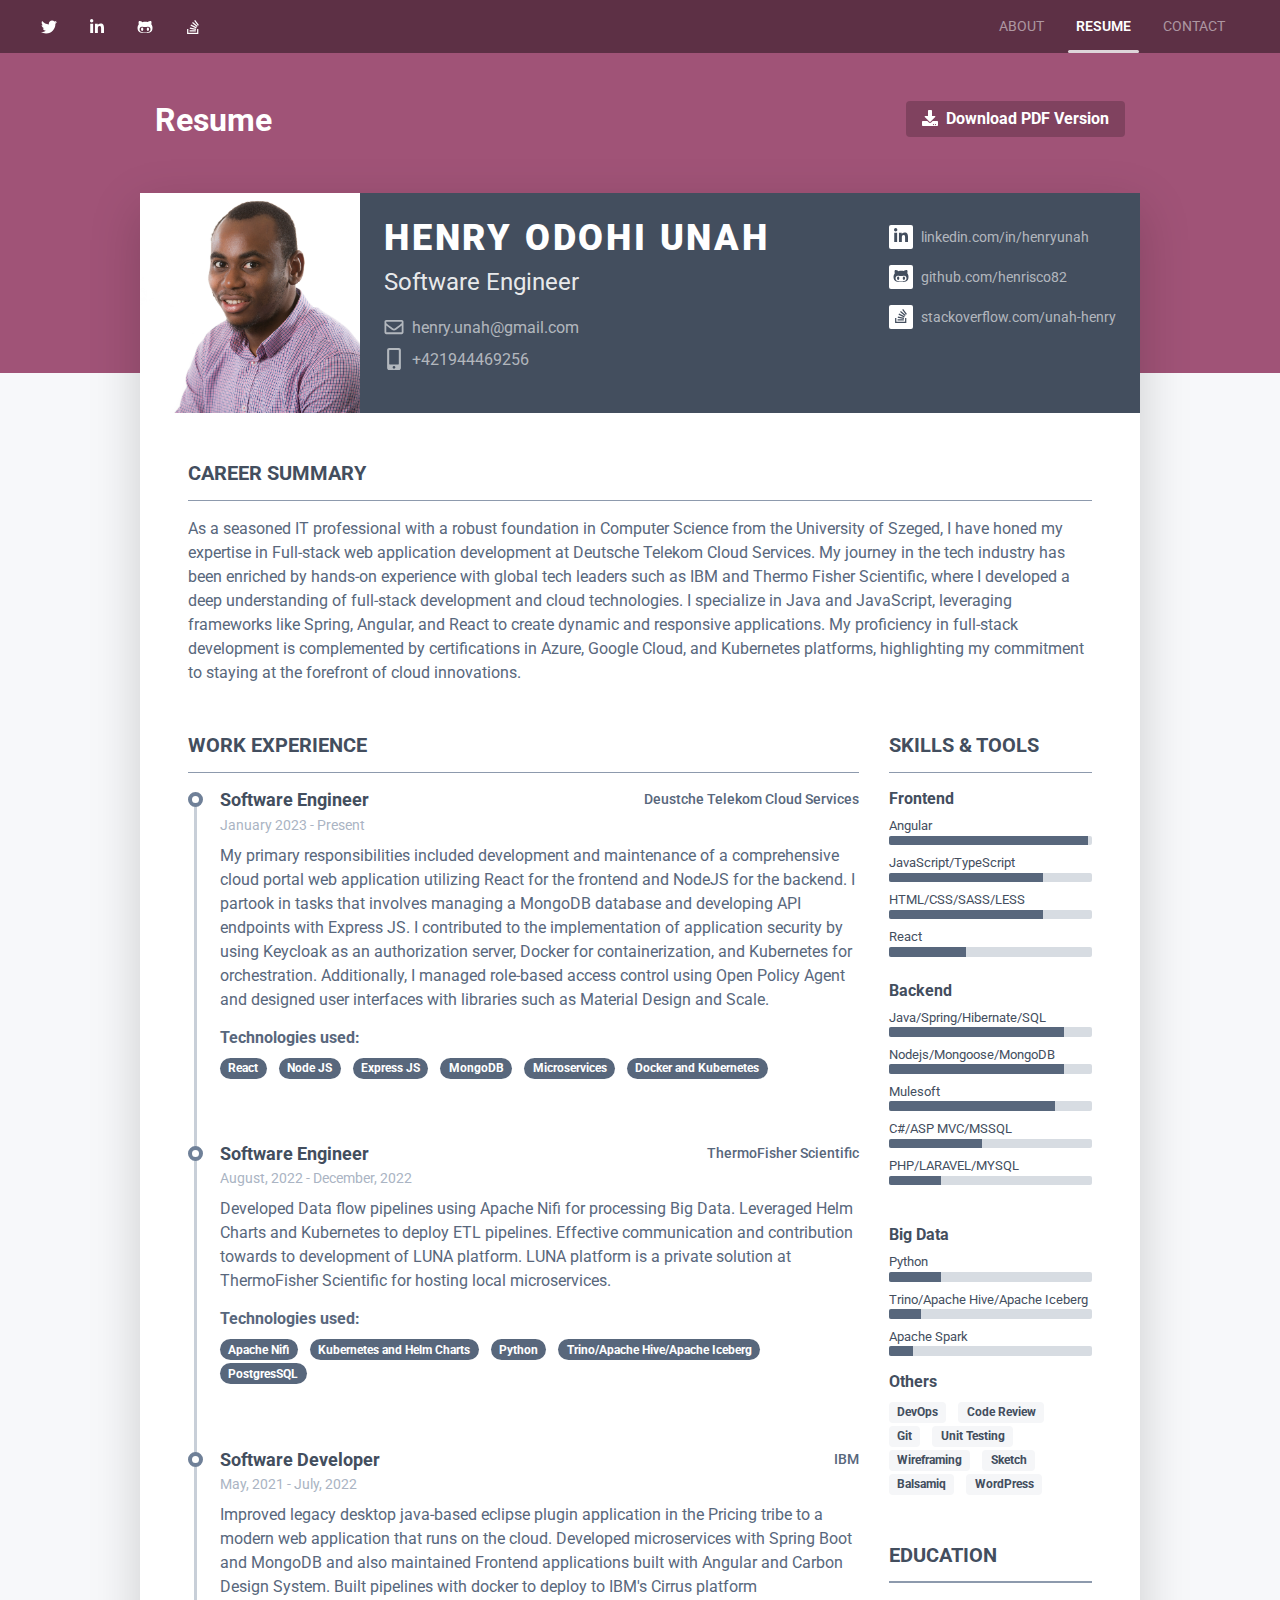
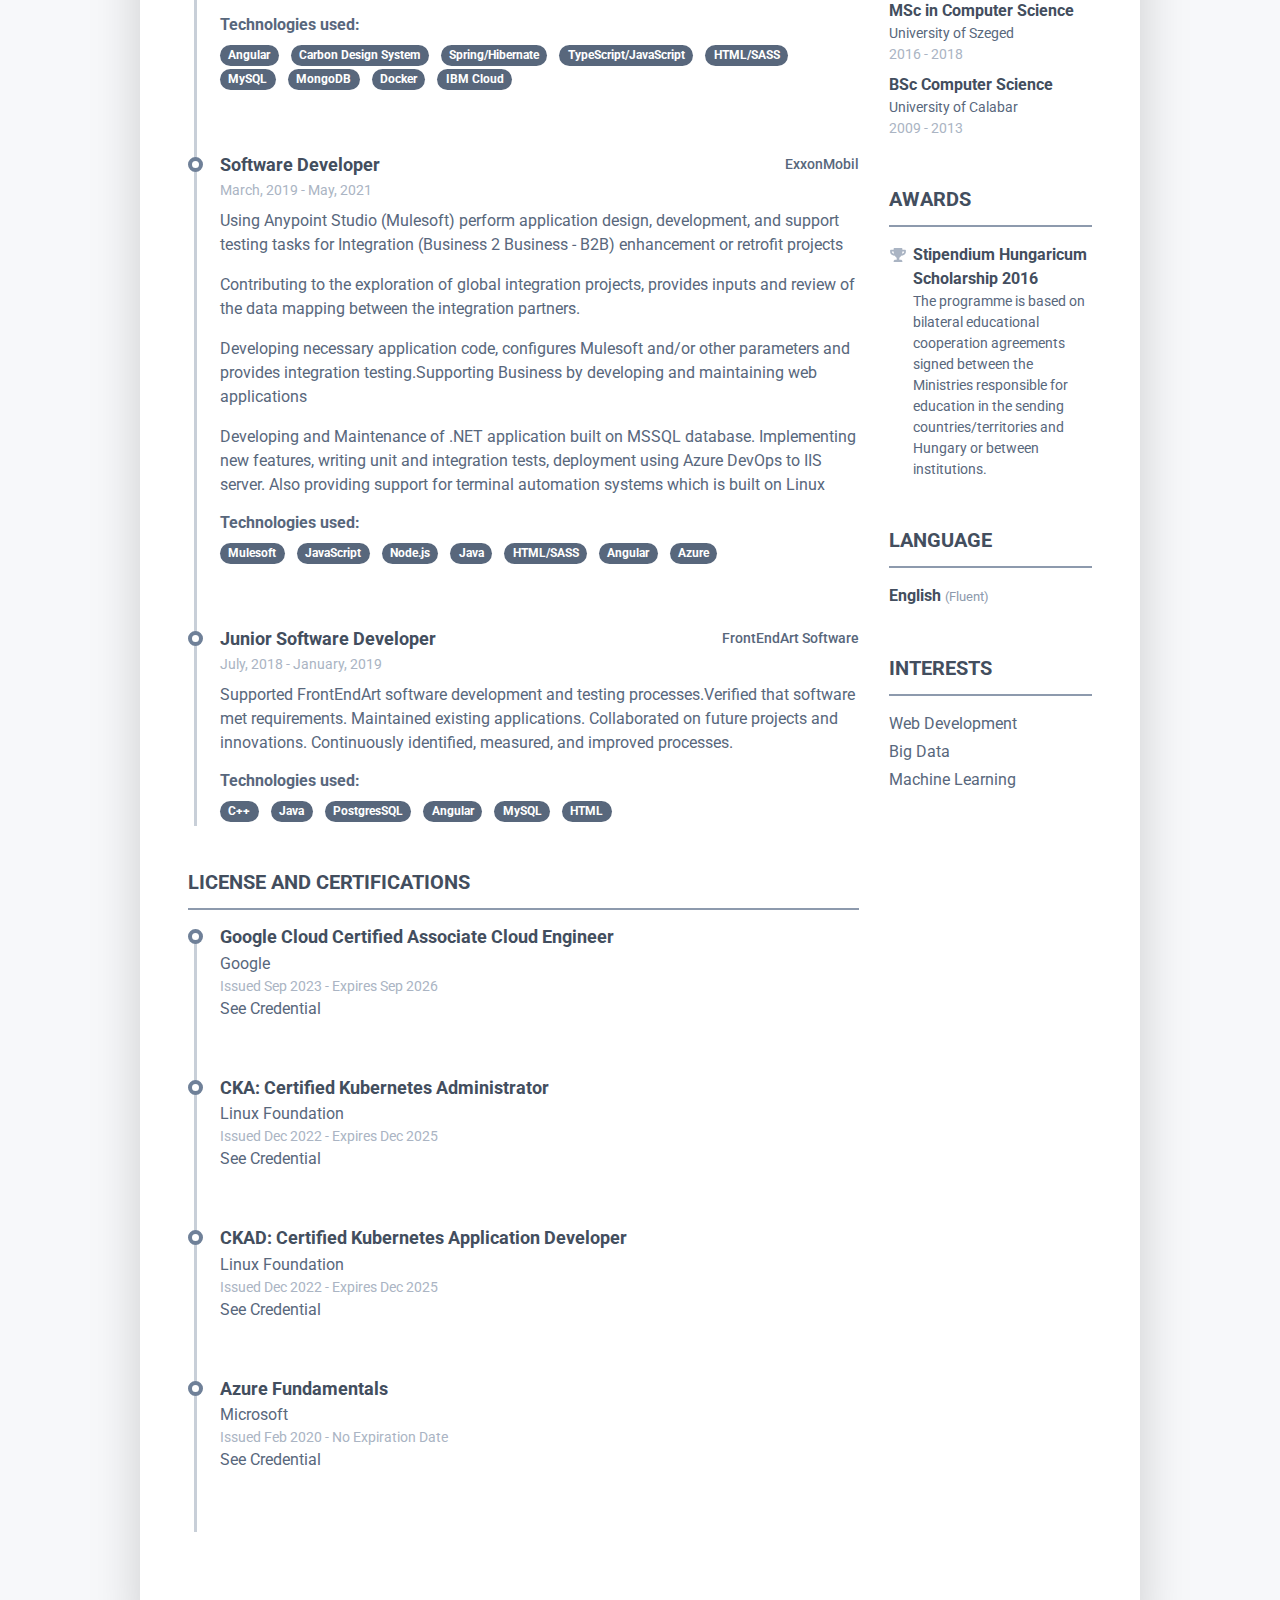
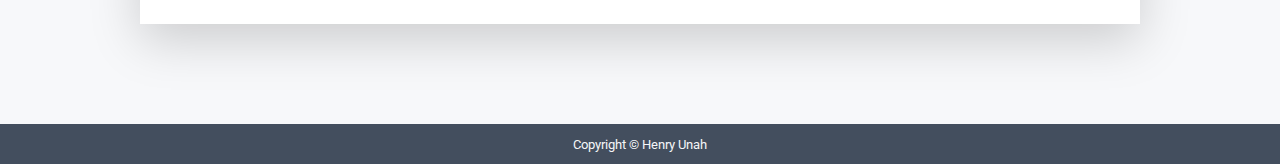
<file: resume.html>
<!DOCTYPE html>
<html lang="en">
  <head>
    <title>Henry Odohi Unah Portfolio Website</title>

    <!-- Meta -->
    <meta charset="utf-8" />
    <meta http-equiv="X-UA-Compatible" content="IE=edge" />
    <meta name="viewport" content="width=device-width, initial-scale=1.0" />
    <meta name="description" content="Henry Odohi Unah Portfolio" />
    <meta name="author" content="Henry Odohi Unah" />
    <link rel="shortcut icon" href="favicon.ico" />

    <!-- Google Font -->
    <link
      href="https://fonts.googleapis.com/css?family=Roboto:300,400,500,700,900"
      rel="stylesheet"
    />

    <!-- FontAwesome JS -->
    <script defer src="assets/fontawesome/js/all.js"></script>

    <!-- Theme CSS -->
    <link id="theme-style" rel="stylesheet" href="assets/css/theme-7.css" />
  </head>

  <body>
    <header class="header">
      <div class="top-bar theme-bg-primary-darken">
        <div class="container-fluid">
          <nav class="navbar navbar-expand-lg navbar-dark position-relative">
            <ul class="social-list list-inline mb-0">
              <li class="list-inline-item">
                <a class="text-white" href="https://twitter.com/unahhenry"
                  ><i class="fab fa-twitter fa-fw"></i
                ></a>
              </li>
              <li class="list-inline-item">
                <a
                  class="text-white"
                  href="https://www.linkedin.com/in/henry-unah-b70934ab/"
                  ><i class="fab fa-linkedin-in fa-fw"></i
                ></a>
              </li>
              <li class="list-inline-item">
                <a class="text-white" href="https://github.com/henrisco82"
                  ><i class="fab fa-github-alt fa-fw"></i
                ></a>
              </li>
              <li class="list-inline-item">
                <a
                  class="text-white"
                  href="https://stackoverflow.com/users/7401602/unah-henry"
                  ><i class="fab fa-stack-overflow fa-fw"></i
                ></a>
              </li>
            </ul>
            <!--//social-list-->

            <button
              class="navbar-toggler"
              type="button"
              data-toggle="collapse"
              data-target="#navigation"
              aria-controls="navigation"
              aria-expanded="false"
              aria-label="Toggle navigation"
            >
              <span class="navbar-toggler-icon"></span>
            </button>

            <div
              class="collapse navbar-collapse text-uppercase"
              id="navigation"
            >
              <ul class="navbar-nav ml-lg-auto">
                <li class="nav-item mr-lg-3">
                  <a class="nav-link" href="index.html">About</a>
                </li>
                <li class="nav-item active mr-lg-3">
                  <a class="nav-link" href="resume.html"
                    >Resume <span class="sr-only">(current)</span></a
                  >
                </li>
                <li class="nav-item mr-lg-3">
                  <a class="nav-link" href="contact.html">Contact</a>
                </li>
              </ul>
              <span id="slide-line"></span>
            </div>
          </nav>
        </div>
        <!--//container-->
      </div>
      <!--//top-bar-->

      <div
        class="header-intro header-intro-resume theme-bg-primary text-white py-5"
      >
        <div class="container position-relative">
          <h2 class="page-heading mb-3">Resume</h2>
          <a
            class="btn theme-btn-on-bg download-resume position-absolute font-weight-bold mx-auto"
            href="./download.html"
            target="_blank"
            ><i class="fas fa-download mr-2"></i>Download PDF Version</a
          >
        </div>
        <!--//container-->
      </div>
      <!--//header-intro-->
    </header>
    <!--//header-->

    <article class="resume-wrapper text-center position-relative">
      <div class="resume-wrapper-inner mx-auto text-left bg-white shadow-lg">
        <header class="resume-header pt-4 pt-md-0">
          <div class="media flex-column flex-md-row">
            <img
              class="mr-3 img-fluid picture mx-auto"
              src="assets/images/profile.jpg"
              alt=""
            />
            <div
              class="media-body p-4 d-flex flex-column flex-md-row mx-auto mx-lg-0"
            >
              <div class="primary-info">
                <h1
                  class="name mt-0 mb-1 text-white text-uppercase text-uppercase"
                >
                  Henry Odohi Unah
                </h1>
                
                <div class="title mb-3">Software Engineer</div>
                <ul class="list-unstyled">
                  <li class="mb-2">
                    <a href="#"
                      ><i
                        class="far fa-envelope fa-fw mr-2"
                        data-fa-transform="grow-3"
                      ></i
                      >henry.unah@gmail.com</a
                    >
                  </li>
                  <li>
                    <a href="#"
                      ><i
                        class="fas fa-mobile-alt fa-fw mr-2"
                        data-fa-transform="grow-6"
                      ></i
                      >+421944469256</a
                    >
                  </li>
                </ul>
              </div>
              <!--//primary-info-->
              <div class="secondary-info ml-md-auto mt-2">
                <ul class="resume-social list-unstyled">
                  <li class="mb-3">
                    <a href="https://www.linkedin.com/in/henry-unah-b70934ab/"
                      ><span class="fa-container text-center mr-2"
                        ><i class="fab fa-linkedin-in fa-fw"></i></span
                      >linkedin.com/in/henryunah</a
                    >
                  </li>
                  <li class="mb-3">
                    <a href="https://github.com/henrisco82"
                      ><span class="fa-container text-center mr-2"
                        ><i class="fab fa-github-alt fa-fw"></i></span
                      >github.com/henrisco82</a
                    >
                  </li>
                  <li class="mb-3">
                    <a href="https://stackoverflow.com/users/7401602/unah-henry"
                      ><span class="fa-container text-center mr-2"
                        ><i class="fab fa-stack-overflow fa-fw"></i></span
                      >stackoverflow.com/unah-henry</a
                    >
                  </li>
                </ul>
              </div>
              <!--//secondary-info-->
            </div>
            <!--//media-body-->
          </div>
          <!--//media-->
        </header>
        <div class="resume-body p-5">
          <section class="resume-section summary-section mb-5">
            <h2
              class="resume-section-title text-uppercase font-weight-bold pb-3 mb-3"
            >
              Career Summary
            </h2>
            <div class="resume-section-content">
              <p class="mb-0">
                As a seasoned IT professional with a robust foundation in Computer Science from the University of Szeged, 
                I have honed my expertise in Full-stack web application development at Deutsche Telekom Cloud Services. 
                My journey in the tech industry has been enriched by hands-on experience with global tech leaders such as IBM and Thermo Fisher Scientific, where I developed a deep understanding of full-stack development and cloud technologies.
                I specialize in Java and JavaScript, leveraging frameworks like Spring, Angular, and React to create dynamic and responsive applications. 
                My proficiency in full-stack development is complemented by certifications in Azure, Google  Cloud, and Kubernetes platforms, highlighting my commitment to staying at the forefront of cloud innovations.
              </p>
            </div>
          </section>
          <!--//summary-section-->
          
          <div class="row">
            <div class="col-lg-9">
              <section class="resume-section experience-section mb-5">
                <h2
                  class="resume-section-title text-uppercase font-weight-bold pb-3 mb-3"
                >
                  Work Experience
                </h2>
                <div class="resume-section-content">
                  <div class="resume-timeline position-relative">
                    <article
                      class="resume-timeline-item position-relative pb-5"
                    >
                      <div class="resume-timeline-item-header mb-2">
                        <div class="d-flex flex-column flex-md-row">
                          <h3
                            class="resume-position-title font-weight-bold mb-1"
                          >
                            Software Engineer
                          </h3>
                          <div class="resume-company-name ml-auto">
                            Deustche Telekom Cloud Services
                          </div>
                        </div>
                        <!--//row-->
                        <div class="resume-position-time">January 2023 - Present</div>
                      </div>
                      <!--//resume-timeline-item-header-->
                      <div class="resume-timeline-item-desc">
                        <p>
                          My primary responsibilities included development and maintenance of a comprehensive cloud portal web application utilizing 
                          React for the frontend and NodeJS for the backend. I partook in tasks that involves managing a MongoDB database and developing API endpoints with Express JS. 
                          I contributed to the implementation of application security by using Keycloak as an authorization server, Docker for containerization, and Kubernetes for orchestration. 
                          Additionally, I managed role-based access control using Open Policy Agent and designed user interfaces with libraries such as Material Design and Scale.
                        </p>
                        <h4
                          class="resume-timeline-item-desc-heading font-weight-bold"
                        >
                          Technologies used:
                        </h4>
                        <ul class="list-inline">
                          <li class="list-inline-item">
                            <span class="badge badge-secondary badge-pill"
                              >React</span
                            >
                          </li>
                          <li class="list-inline-item">
                            <span class="badge badge-secondary badge-pill"
                              >Node JS</span
                            >
                          </li>
                          <li class="list-inline-item">
                            <span class="badge badge-secondary badge-pill"
                              >Express JS</span
                            >
                          </li>
                          <li class="list-inline-item">
                            <span class="badge badge-secondary badge-pill"
                              >MongoDB</span
                            >
                          </li>
                          <li class="list-inline-item">
                            <span class="badge badge-secondary badge-pill"
                              >Microservices</span
                            >
                          </li>
                          <li class="list-inline-item">
                            <span class="badge badge-secondary badge-pill"
                              >Docker and Kubernetes</span
                            >
                          </li>
                        </ul>
                      </div>
                      <!--//resume-timeline-item-desc-->
                    </article>
                    <!--//resume-timeline-item-->
                    <article
                      class="resume-timeline-item position-relative pb-5"
                    >
                      <div class="resume-timeline-item-header mb-2">
                        <div class="d-flex flex-column flex-md-row">
                          <h3
                            class="resume-position-title font-weight-bold mb-1"
                          >
                            Software Engineer
                          </h3>
                          <div class="resume-company-name ml-auto">
                            ThermoFisher Scientific
                          </div>
                        </div>
                        <!--//row-->
                        <div class="resume-position-time">August, 2022 - December, 2022</div>
                      </div>
                      <!--//resume-timeline-item-header-->
                      <div class="resume-timeline-item-desc">
                        <p>
                          Developed Data flow pipelines using Apache Nifi for processing Big Data.
                          Leveraged Helm Charts and Kubernetes to deploy ETL pipelines.
                          Effective communication and contribution towards to development of LUNA platform.
                          LUNA platform is a private solution at ThermoFisher Scientific for hosting local microservices.
                        </p>
                        <h4
                          class="resume-timeline-item-desc-heading font-weight-bold"
                        >
                          Technologies used:
                        </h4>
                        <ul class="list-inline">
                          <li class="list-inline-item">
                            <span class="badge badge-secondary badge-pill"
                              >Apache Nifi</span
                            >
                          </li>
                          <li class="list-inline-item">
                            <span class="badge badge-secondary badge-pill"
                              >Kubernetes and Helm Charts</span
                            >
                          </li>
                          <li class="list-inline-item">
                            <span class="badge badge-secondary badge-pill"
                              >Python</span
                            >
                          </li>
                          <li class="list-inline-item">
                            <span class="badge badge-secondary badge-pill"
                              >Trino/Apache Hive/Apache Iceberg</span
                            >
                          </li>
                          <li class="list-inline-item">
                            <span class="badge badge-secondary badge-pill"
                              >PostgresSQL</span
                            >
                          </li>
                        </ul>
                      </div>
                      <!--//resume-timeline-item-desc-->
                    </article>
                    <!--//resume-timeline-item-->

                    <article
                      class="resume-timeline-item position-relative pb-5"
                    >
                      <div class="resume-timeline-item-header mb-2">
                        <div class="d-flex flex-column flex-md-row">
                          <h3
                            class="resume-position-title font-weight-bold mb-1"
                          >
                            Software Developer
                          </h3>
                          <div class="resume-company-name ml-auto">IBM</div>
                        </div>
                        <!--//row-->
                        <div class="resume-position-time">May, 2021 - July, 2022</div>
                      </div>
                      <!--//resume-timeline-item-header-->
                      <div class="resume-timeline-item-desc">
                        <p>
                          Improved legacy desktop java-based eclipse plugin
                          application in the Pricing tribe to a modern web
                          application that runs on the cloud. Developed
                          microservices with Spring Boot and MongoDB and also
                          maintained Frontend applications built with Angular
                          and Carbon Design System. Built pipelines with docker
                          to deploy to IBM's Cirrus platform
                        </p>
                        <h4
                          class="resume-timeline-item-desc-heading font-weight-bold"
                        >
                        <h4
                          class="resume-timeline-item-desc-heading font-weight-bold"
                        >
                          Technologies used:
                        </h4>
                        <ul class="list-inline">
                          <li class="list-inline-item">
                            <span class="badge badge-secondary badge-pill"
                              >Angular</span
                            >
                          </li>
                          <li class="list-inline-item">
                            <span class="badge badge-secondary badge-pill"
                              >Carbon Design System</span
                            >
                          </li>
                          <li class="list-inline-item">
                            <span class="badge badge-secondary badge-pill"
                              >Spring/Hibernate</span
                            >
                          </li>
                          <li class="list-inline-item">
                            <span class="badge badge-secondary badge-pill"
                              >TypeScript/JavaScript</span
                            >
                          </li>
                          <li class="list-inline-item">
                            <span class="badge badge-secondary badge-pill"
                              >HTML/SASS</span
                            >
                          </li>
                          <li class="list-inline-item">
                            <span class="badge badge-secondary badge-pill"
                              >MySQL</span
                            >
                          </li>
                          <li class="list-inline-item">
                            <span class="badge badge-secondary badge-pill"
                              >MongoDB</span
                            >
                          </li>
                          <li class="list-inline-item">
                            <span class="badge badge-secondary badge-pill"
                              >Docker</span
                            >
                          </li>
                          <li class="list-inline-item">
                            <span class="badge badge-secondary badge-pill"
                              >IBM Cloud</span
                            >
                          </li>
                        </ul>
                      </div>
                      <!--//resume-timeline-item-desc-->
                    </article>
                    <!--//resume-timeline-item-->

                    <article
                      class="resume-timeline-item position-relative pb-5"
                    >
                      <div class="resume-timeline-item-header mb-2">
                        <div class="d-flex flex-column flex-md-row">
                          <h3
                            class="resume-position-title font-weight-bold mb-1"
                          >
                            Software Developer
                          </h3>
                          <div class="resume-company-name ml-auto">
                            ExxonMobil
                          </div>
                        </div>
                        <!--//row-->
                        <div class="resume-position-time">March, 2019 - May, 2021</div>
                      </div>
                      <!--//resume-timeline-item-header-->
                      <div class="resume-timeline-item-desc">
                        <p>
                          Using Anypoint Studio (Mulesoft) perform application
                          design, development, and support testing tasks for
                          Integration (Business 2 Business - B2B) enhancement or
                          retrofit projects
                        </p>
                        <p>
                          Contributing to the exploration of global integration
                          projects, provides inputs and review of the data
                          mapping between the integration partners.
                        </p>
                        <p>
                          Developing necessary application code, configures
                          Mulesoft and/or other parameters and provides
                          integration testing.Supporting Business by developing
                          and maintaining web applications
                        </p>
                        <p>
                          Developing and Maintenance of .NET application built
                          on MSSQL database. Implementing new features, writing
                          unit and integration tests, deployment using Azure
                          DevOps to IIS server. Also providing support for
                          terminal automation systems which is built on Linux
                        </p>
                        <h4
                          class="resume-timeline-item-desc-heading font-weight-bold"
                        >
                          Technologies used:
                        </h4>
                        <ul class="list-inline">
                          <li class="list-inline-item">
                            <span class="badge badge-secondary badge-pill"
                              >Mulesoft</span
                            >
                          </li>
                          <li class="list-inline-item">
                            <span class="badge badge-secondary badge-pill"
                              >JavaScript</span
                            >
                          </li>
                          <li class="list-inline-item">
                            <span class="badge badge-secondary badge-pill"
                              >Node.js</span
                            >
                          </li>
                          <li class="list-inline-item">
                            <span class="badge badge-secondary badge-pill"
                              >Java</span
                            >
                          </li>
                          <li class="list-inline-item">
                            <span class="badge badge-secondary badge-pill"
                              >HTML/SASS</span
                            >
                          </li>
                          <li class="list-inline-item">
                            <span class="badge badge-secondary badge-pill"
                              >Angular</span
                            >
                          </li>
                          <li class="list-inline-item">
                            <span class="badge badge-secondary badge-pill"
                              >Azure</span
                            >
                          </li>
                        </ul>
                      </div>
                      <!--//resume-timeline-item-desc-->
                    </article>
                    <!--//resume-timeline-item-->

                    <article class="resume-timeline-item position-relative">
                      <div class="resume-timeline-item-header mb-2">
                        <div class="d-flex flex-column flex-md-row">
                          <h3
                            class="resume-position-title font-weight-bold mb-1"
                          >
                            Junior Software Developer
                          </h3>
                          <div class="resume-company-name ml-auto">
                            FrontEndArt Software
                          </div>
                        </div>
                        <!--//row-->
                        <div class="resume-position-time">July, 2018 - January, 2019</div>
                      </div>
                      <!--//resume-timeline-item-header-->
                      <div class="resume-timeline-item-desc">
                        <p>
                          Supported FrontEndArt software development and testing
                          processes.Verified that software met requirements.
                          Maintained existing applications.
                          Collaborated on future projects and innovations.
                          Continuously identified, measured, and improved
                          processes.
                        </p>
                        <h4
                          class="resume-timeline-item-desc-heading font-weight-bold"
                        >
                          Technologies used:
                        </h4>
                        <ul class="list-inline">
                          <li class="list-inline-item">
                            <span class="badge badge-secondary badge-pill"
                              >C++</span
                            >
                          </li>
                          <li class="list-inline-item">
                            <span class="badge badge-secondary badge-pill"
                              >Java</span
                            >
                          </li>
                          <li class="list-inline-item">
                            <span class="badge badge-secondary badge-pill"
                              >PostgresSQL</span
                            >
                          </li>
                          <li class="list-inline-item">
                            <span class="badge badge-secondary badge-pill"
                              >Angular</span
                            >
                          </li>
                          <li class="list-inline-item">
                            <span class="badge badge-secondary badge-pill"
                              >MySQL</span
                            >
                          </li>
                          <li class="list-inline-item">
                            <span class="badge badge-secondary badge-pill"
                              >HTML</span
                            >
                          </li>
                        </ul>
                      </div>
                      <!--//resume-timeline-item-desc-->
                    </article>
                    <!--//resume-timeline-item-->
                  </div>
                  <!--//resume-timeline-->
                </div>
              </section>
              <!--//experience-section-->
              <!--//certifications-section-->
              <section class="resume-section summary-section mb-5">
                <h2
                  class="resume-section-title text-uppercase font-weight-bold pb-3 mb-3"
                >
                  License and Certifications
                </h2>
                <div class="resume-section-content">
                  <div class="resume-timeline position-relative">
                    <article
                      class="resume-timeline-item position-relative pb-5"
                    >
                      <div class="resume-timeline-item-header mb-2">
                        <div class="d-flex flex-column flex-md-row">
                          <h3
                            class="resume-position-title font-weight-bold mb-1"
                          >
                            Google Cloud Certified Associate Cloud Engineer
                          </h3>
                        </div>
                        <!--//row-->
                        <div>Google</div>
                        <div class="resume-position-time">
                          Issued Sep 2023 - Expires Sep 2026
                        </div>
                        <div>
                          <a
                            class="text-reset"
                            href="https://google.accredible.com/988a161f-32a9-4bdd-8fd0-5cf630ab2c6b?record_view=true"
                            target="_blank"
                            >See Credential</a
                          >
                        </div>
                      </div>
                      <!--//resume-timeline-item-header-->
                    </article>
                    <article
                      class="resume-timeline-item position-relative pb-5"
                    >
                      <div class="resume-timeline-item-header mb-2">
                        <div class="d-flex flex-column flex-md-row">
                          <h3
                            class="resume-position-title font-weight-bold mb-1"
                          >
                          CKA: Certified Kubernetes Administrator
                          </h3>
                        </div>
                        <!--//row-->
                        <div>Linux Foundation</div>
                        <div class="resume-position-time">
                          Issued Dec 2022 - Expires Dec 2025
                        </div>
                        <div>
                          <a
                            class="text-reset"
                            href="https://www.credly.com/badges/ec89fc63-edf1-49df-aa98-54514c319bce/linked_in_profile"
                            target="_blank"
                            >See Credential</a
                          >
                        </div>
                      </div>
                      <!--//resume-timeline-item-header-->
                    </article>
                    <article
                      class="resume-timeline-item position-relative pb-5"
                    >
                      <div class="resume-timeline-item-header mb-2">
                        <div class="d-flex flex-column flex-md-row">
                          <h3
                            class="resume-position-title font-weight-bold mb-1"
                          >
                          CKAD: Certified Kubernetes Application Developer
                          </h3>
                        </div>
                        <!--//row-->
                        <div>Linux Foundation</div>
                        <div class="resume-position-time">
                          Issued Dec 2022 - Expires Dec 2025
                        </div>
                        <div>
                          <a
                            class="text-reset"
                            href="https://www.credly.com/badges/ec2e21fa-86c1-4e3c-b6ab-f05b58dc6b6d/linked_in_profile"
                            target="_blank"
                            >See Credential</a
                          >
                        </div>
                      </div>
                      <!--//resume-timeline-item-header-->
                    </article>
                    <!--//resume-timeline-item-->

                    <article
                      class="resume-timeline-item position-relative pb-5"
                    >
                      <div class="resume-timeline-item-header mb-2">
                        <div class="d-flex flex-column flex-md-row">
                          <h3
                            class="resume-position-title font-weight-bold mb-1"
                          >
                            Azure Fundamentals
                          </h3>
                        </div>
                        <!--//row-->
                        <div>Microsoft</div>
                        <div class="resume-position-time">
                          Issued Feb 2020 - No Expiration Date
                        </div>
                        <div>
                          <a
                            class="text-reset"
                            href="https://www.youracclaim.com/badges/f8f50af0-c18f-429d-a4b9-041f89a195a7"
                            target="_blank"
                            >See Credential</a
                          >
                        </div>
                      </div>
                      <!--//resume-timeline-item-header-->
                      <!--//resume-timeline-item-desc-->
                    </article>
                    <!--//resume-timeline-item-->
                  </div>
                  <!--//resume-timeline-->
                </div>
              </section>
            </div>
            <div class="col-lg-3">
              <section class="resume-section skills-section mb-5">
                <h2
                  class="resume-section-title text-uppercase font-weight-bold pb-3 mb-3"
                >
                  Skills &amp; Tools
                </h2>
                <div class="resume-section-content">
                  <div class="resume-skill-item">
                    <h4 class="resume-skills-cat font-weight-bold">Frontend</h4>
                    <ul class="list-unstyled mb-4">
                      <li class="mb-2">
                        <div class="resume-skill-name">Angular</div>
                        <div class="progress resume-progress">
                          <div
                            class="progress-bar theme-progress-bar-dark"
                            role="progressbar"
                            style="width: 98%"
                            aria-valuenow="25"
                            aria-valuemin="0"
                            aria-valuemax="100"
                          ></div>
                        </div>
                      </li>
                      <li class="mb-2">
                        <div class="resume-skill-name">JavaScript/TypeScript</div>
                        <div class="progress resume-progress">
                          <div
                            class="progress-bar theme-progress-bar-dark"
                            role="progressbar"
                            style="width: 76%"
                            aria-valuenow="25"
                            aria-valuemin="0"
                            aria-valuemax="100"
                          ></div>
                        </div>
                      </li>
                      <li class="mb-2">
                        <div class="resume-skill-name">HTML/CSS/SASS/LESS</div>
                        <div class="progress resume-progress">
                          <div
                            class="progress-bar theme-progress-bar-dark"
                            role="progressbar"
                            style="width: 76%"
                            aria-valuenow="25"
                            aria-valuemin="0"
                            aria-valuemax="100"
                          ></div>
                        </div>
                      </li>
                      <li class="mb-2">
                        <div class="resume-skill-name">React</div>
                        <div class="progress resume-progress">
                          <div
                            class="progress-bar theme-progress-bar-dark"
                            role="progressbar"
                            style="width: 38%"
                            aria-valuenow="25"
                            aria-valuemin="0"
                            aria-valuemax="100"
                          ></div>
                        </div>
                      </li>
                    </ul>
                  </div>
                  <!--//resume-skill-item-->

                  <div class="resume-skill-item">
                    <h2 class="resume-skills-cat font-weight-bold">Backend</h2>
                    <ul class="list-unstyled">
                      <li class="mb-2">
                        <div class="resume-skill-name">Java/Spring/Hibernate/SQL</div>
                        <div class="progress resume-progress">
                          <div
                            class="progress-bar theme-progress-bar-dark"
                            role="progressbar"
                            style="width: 86%"
                            aria-valuenow="25"
                            aria-valuemin="0"
                            aria-valuemax="100"
                          ></div>
                        </div>
                      </li>
                      <li class="mb-2">
                        <div class="resume-skill-name">Nodejs/Mongoose/MongoDB</div>
                        <div class="progress resume-progress">
                          <div
                            class="progress-bar theme-progress-bar-dark"
                            role="progressbar"
                            style="width: 86%"
                            aria-valuenow="25"
                            aria-valuemin="0"
                            aria-valuemax="100"
                          ></div>
                        </div>
                      </li>
                      <li class="mb-2">
                        <div class="resume-skill-name">Mulesoft</div>
                        <div class="progress resume-progress">
                          <div
                            class="progress-bar theme-progress-bar-dark"
                            role="progressbar"
                            style="width: 82%"
                            aria-valuenow="25"
                            aria-valuemin="0"
                            aria-valuemax="100"
                          ></div>
                        </div>
                      </li>
                      <li class="mb-2">
                        <div class="resume-skill-name">C#/ASP MVC/MSSQL</div>
                        <div class="progress resume-progress">
                          <div
                            class="progress-bar theme-progress-bar-dark"
                            role="progressbar"
                            style="width: 46%"
                            aria-valuenow="25"
                            aria-valuemin="0"
                            aria-valuemax="100"
                          ></div>
                        </div>
                      </li>
                      <li class="mb-2">
                        <div class="resume-skill-name">PHP/LARAVEL/MYSQL</div>
                        <div class="progress resume-progress">
                          <div
                            class="progress-bar theme-progress-bar-dark"
                            role="progressbar"
                            style="width: 26%"
                            aria-valuenow="25"
                            aria-valuemin="0"
                            aria-valuemax="100"
                          ></div>
                        </div>
                      </li>
                      
                    </ul>
                  </div>
                  &nbsp;
                  <!--//resume-skill-item-->
                  <div class="resume-skill-item">
                    <h2 class="resume-skills-cat font-weight-bold">Big Data</h2>
                    <ul class="list-unstyled">
                      <li class="mb-2">
                        <div class="resume-skill-name">Python</div>
                        <div class="progress resume-progress">
                          <div
                            class="progress-bar theme-progress-bar-dark"
                            role="progressbar"
                            style="width: 26%"
                            aria-valuenow="25"
                            aria-valuemin="0"
                            aria-valuemax="100"
                          ></div>
                        </div>
                      </li>
                      <li class="mb-2">
                        <div class="resume-skill-name">Trino/Apache Hive/Apache Iceberg</div>
                        <div class="progress resume-progress">
                          <div
                            class="progress-bar theme-progress-bar-dark"
                            role="progressbar"
                            style="width: 16%"
                            aria-valuenow="25"
                            aria-valuemin="0"
                            aria-valuemax="100"
                          ></div>
                        </div>
                      </li>
                      <li class="mb-2">
                        <div class="resume-skill-name">Apache Spark</div>
                        <div class="progress resume-progress">
                          <div
                            class="progress-bar theme-progress-bar-dark"
                            role="progressbar"
                            style="width: 12%"
                            aria-valuenow="25"
                            aria-valuemin="0"
                            aria-valuemax="100"
                          ></div>
                        </div>
                      </li>
                    </ul>
                  </div>
                  <!--//resume-skill-item-->

                  <div class="resume-skill-item">
                    <h4 class="resume-skills-cat font-weight-bold">Others</h4>
                    <ul class="list-inline">
                      <li class="list-inline-item">
                        <span class="badge badge-light">DevOps</span>
                      </li>
                      <li class="list-inline-item">
                        <span class="badge badge-light">Code Review</span>
                      </li>
                      <li class="list-inline-item">
                        <span class="badge badge-light">Git</span>
                      </li>
                      <li class="list-inline-item">
                        <span class="badge badge-light">Unit Testing</span>
                      </li>
                      <li class="list-inline-item">
                        <span class="badge badge-light">Wireframing</span>
                      </li>
                      <li class="list-inline-item">
                        <span class="badge badge-light">Sketch</span>
                      </li>
                      <li class="list-inline-item">
                        <span class="badge badge-light">Balsamiq</span>
                      </li>
                      <li class="list-inline-item">
                        <span class="badge badge-light">WordPress</span>
                      </li>
                      </ul>
                  </div>
                  <!--//resume-skill-item-->
                </div>
                <!--resume-section-content-->
              </section>
              <!--//skills-section-->
              <section class="resume-section education-section mb-5">
                <h2
                  class="resume-section-title text-uppercase font-weight-bold pb-3 mb-3"
                >
                  Education
                </h2>
                <div class="resume-section-content">
                  <ul class="list-unstyled">
                    <li class="mb-2">
                      <div class="resume-degree font-weight-bold">
                        MSc in Computer Science
                      </div>
                      <div class="resume-degree-org">
                        University of Szeged
                      </div>
                      <div class="resume-degree-time">2016 - 2018</div>
                    </li>
                    <li>
                      <div class="resume-degree font-weight-bold">
                        BSc Computer Science
                      </div>
                      <div class="resume-degree-org">
                        University of Calabar
                      </div>
                      <div class="resume-degree-time">2009 - 2013</div>
                    </li>
                  </ul>
                </div>
              </section>
              <!--//education-section-->
              <section class="resume-section reference-section mb-5">
                <h2
                  class="resume-section-title text-uppercase font-weight-bold pb-3 mb-3"
                >
                  Awards
                </h2>
                <div class="resume-section-content">
                  <ul class="list-unstyled resume-awards-list">
                    <li class="mb-2 pl-4 position-relative">
                      <i
                        class="resume-award-icon fas fa-trophy position-absolute"
                        data-fa-transform="shrink-2"
                      ></i>
                      <div class="resume-award-name">Stipendium Hungaricum Scholarship 2016</div>
                      <div class="resume-award-desc">
                        The programme is based on bilateral educational
                        cooperation agreements signed between the Ministries
                        responsible for education in the sending
                        countries/territories and Hungary or between
                        institutions.
                      </div>
                    </li>
                  </ul>
                </div>
              </section>
              <!--//interests-section-->
              <section class="resume-section language-section mb-5">
                <h2
                  class="resume-section-title text-uppercase font-weight-bold pb-3 mb-3"
                >
                  Language
                </h2>
                <div class="resume-section-content">
                  <ul class="list-unstyled resume-lang-list">
                    <li class="mb-2">
                      <span class="resume-lang-name font-weight-bold"
                        >English</span
                      >
                      <small class="text-muted font-weight-normal"
                        >(Fluent)</small
                      >
                    </li>
                  </ul>
                </div>
              </section>
              <!--//language-section-->
              <section class="resume-section interests-section mb-5">
                <h2
                  class="resume-section-title text-uppercase font-weight-bold pb-3 mb-3"
                >
                  Interests
                </h2>
                <div class="resume-section-content">
                  <ul class="list-unstyled">
                    <li class="mb-1">Web Development</li>
                    <li class="mb-1">Big Data</li>
                    <li class="mb-1">Machine Learning</li>
                  </ul>
                </div>
              </section>
              <!--//interests-section-->
            </div>
          </div>
          <!--//row-->
          
        </div>
        <!--//resume-body-->
      </div>
    </article>

    <footer class="footer text-light text-center py-2">
      <small class="copyright"
        >Copyright &copy;
        <a
          class="text-light"
          href="https://www.henryunah.com/"
          target="_blank"
          >Henry Unah</a
        ></small
      >
    </footer>

   

    <!-- Javascript -->
    <script
      type="text/javascript"
      src="assets/plugins/jquery-3.4.1.min.js"
    ></script>
    <script type="text/javascript" src="assets/plugins/popper.min.js"></script>
    <script
      type="text/javascript"
      src="assets/plugins/bootstrap/js/bootstrap.min.js"
    ></script>
    <script type="text/javascript" src="assets/plugins/back-to-top.js"></script>

    <!-- custom js -->
    <script type="text/javascript" src="assets/js/main.js"></script>

  </body>
</html>
</file>
<file: assets/css/pillar-1.css>
:root {
    --blue: #007bff;
    --indigo: #6610f2;
    --purple: #6f42c1;
    --pink: #e83e8c;
    --red: #dc3545;
    --orange: #fd7e14;
    --yellow: #ffc107;
    --green: #28a745;
    --teal: #20c997;
    --cyan: #17a2b8;
    --white: #fff;
    --gray: #6c757d;
    --gray-dark: #343a40;
    --primary: #434E5E;
    --secondary: #58677c;
    --success: #28a745;
    --info: #17a2b8;
    --warning: #ffc107;
    --danger: #dc3545;
    --light: #f8f9fa;
    --dark: #343a40;
    --breakpoint-xs: 0;
    --breakpoint-sm: 576px;
    --breakpoint-md: 768px;
    --breakpoint-lg: 992px;
    --breakpoint-xl: 1200px;
    --font-family-sans-serif: -apple-system, BlinkMacSystemFont, "Segoe UI", Roboto, "Helvetica Neue", Arial, "Noto Sans", sans-serif, "Apple Color Emoji", "Segoe UI Emoji", "Segoe UI Symbol", "Noto Color Emoji";
    --font-family-monospace: SFMono-Regular, Menlo, Monaco, Consolas, "Liberation Mono", "Courier New", monospace;
  }
  
  *,
  *::before,
  *::after {
    box-sizing: border-box;
  }
  
  html {
    font-family: sans-serif;
    line-height: 1.15;
    -webkit-text-size-adjust: 100%;
    -webkit-tap-highlight-color: rgba(0, 0, 0, 0);
  }
  
  article, aside, figcaption, figure, footer, header, hgroup, main, nav, section {
    display: block;
  }
  
  body {
    margin: 0;
    font-family: -apple-system, BlinkMacSystemFont, "Segoe UI", Roboto, "Helvetica Neue", Arial, "Noto Sans", sans-serif, "Apple Color Emoji", "Segoe UI Emoji", "Segoe UI Symbol", "Noto Color Emoji";
    font-size: 1rem;
    font-weight: 400;
    line-height: 1.5;
    color: #212529;
    text-align: left;
    background-color: #fff;
  }
  
  [tabindex="-1"]:focus:not(:focus-visible) {
    outline: 0 !important;
  }
  
  hr {
    box-sizing: content-box;
    height: 0;
    overflow: visible;
  }
  
  h1, h2, h3, h4, h5, h6 {
    margin-top: 0;
    margin-bottom: 0.5rem;
  }
  
  p {
    margin-top: 0;
    margin-bottom: 1rem;
  }
  
  abbr[title],
  abbr[data-original-title] {
    text-decoration: underline;
    text-decoration: underline dotted;
    cursor: help;
    border-bottom: 0;
    text-decoration-skip-ink: none;
  }
  
  address {
    margin-bottom: 1rem;
    font-style: normal;
    line-height: inherit;
  }
  
  ol,
  ul,
  dl {
    margin-top: 0;
    margin-bottom: 1rem;
  }
  
  ol ol,
  ul ul,
  ol ul,
  ul ol {
    margin-bottom: 0;
  }
  
  dt {
    font-weight: 700;
  }
  
  dd {
    margin-bottom: .5rem;
    margin-left: 0;
  }
  
  blockquote {
    margin: 0 0 1rem;
  }
  
  b,
  strong {
    font-weight: bolder;
  }
  
  small {
    font-size: 80%;
  }
  
  sub,
  sup {
    position: relative;
    font-size: 75%;
    line-height: 0;
    vertical-align: baseline;
  }
  
  sub {
    bottom: -.25em;
  }
  
  sup {
    top: -.5em;
  }
  
  a {
    color: #434E5E;
    text-decoration: none;
    background-color: transparent;
  }
  
  a:hover {
    color: #232931;
    text-decoration: underline;
  }
  
  a:not([href]) {
    color: inherit;
    text-decoration: none;
  }
  
  a:not([href]):hover {
    color: inherit;
    text-decoration: none;
  }
  
  pre,
  code,
  kbd,
  samp {
    font-family: SFMono-Regular, Menlo, Monaco, Consolas, "Liberation Mono", "Courier New", monospace;
    font-size: 1em;
  }
  
  pre {
    margin-top: 0;
    margin-bottom: 1rem;
    overflow: auto;
  }
  
  figure {
    margin: 0 0 1rem;
  }
  
  img {
    vertical-align: middle;
    border-style: none;
  }
  
  svg {
    overflow: hidden;
    vertical-align: middle;
  }
  
  table {
    border-collapse: collapse;
  }
  
  caption {
    padding-top: 0.75rem;
    padding-bottom: 0.75rem;
    color: #6c757d;
    text-align: left;
    caption-side: bottom;
  }
  
  th {
    text-align: inherit;
  }
  
  label {
    display: inline-block;
    margin-bottom: 0.5rem;
  }
  
  button {
    border-radius: 0;
  }
  
  button:focus {
    outline: 1px dotted;
    outline: 5px auto -webkit-focus-ring-color;
  }
  
  input,
  button,
  select,
  optgroup,
  textarea {
    margin: 0;
    font-family: inherit;
    font-size: inherit;
    line-height: inherit;
  }
  
  button,
  input {
    overflow: visible;
  }
  
  button,
  select {
    text-transform: none;
  }
  
  select {
    word-wrap: normal;
  }
  
  button,
  [type="button"],
  [type="reset"],
  [type="submit"] {
    -webkit-appearance: button;
  }
  
  button:not(:disabled),
  [type="button"]:not(:disabled),
  [type="reset"]:not(:disabled),
  [type="submit"]:not(:disabled) {
    cursor: pointer;
  }
  
  button::-moz-focus-inner,
  [type="button"]::-moz-focus-inner,
  [type="reset"]::-moz-focus-inner,
  [type="submit"]::-moz-focus-inner {
    padding: 0;
    border-style: none;
  }
  
  input[type="radio"],
  input[type="checkbox"] {
    box-sizing: border-box;
    padding: 0;
  }
  
  input[type="date"],
  input[type="time"],
  input[type="datetime-local"],
  input[type="month"] {
    -webkit-appearance: listbox;
  }
  
  textarea {
    overflow: auto;
    resize: vertical;
  }
  
  fieldset {
    min-width: 0;
    padding: 0;
    margin: 0;
    border: 0;
  }
  
  legend {
    display: block;
    width: 100%;
    max-width: 100%;
    padding: 0;
    margin-bottom: .5rem;
    font-size: 1.5rem;
    line-height: inherit;
    color: inherit;
    white-space: normal;
  }
  
  progress {
    vertical-align: baseline;
  }
  
  [type="number"]::-webkit-inner-spin-button,
  [type="number"]::-webkit-outer-spin-button {
    height: auto;
  }
  
  [type="search"] {
    outline-offset: -2px;
    -webkit-appearance: none;
  }
  
  [type="search"]::-webkit-search-decoration {
    -webkit-appearance: none;
  }
  
  ::-webkit-file-upload-button {
    font: inherit;
    -webkit-appearance: button;
  }
  
  output {
    display: inline-block;
  }
  
  summary {
    display: list-item;
    cursor: pointer;
  }
  
  template {
    display: none;
  }
  
  [hidden] {
    display: none !important;
  }
  
  h1, h2, h3, h4, h5, h6,
  .h1, .h2, .h3, .h4, .h5, .h6 {
    margin-bottom: 0.5rem;
    font-weight: 500;
    line-height: 1.2;
  }
  
  h1, .h1 {
    font-size: 2.5rem;
  }
  
  h2, .h2 {
    font-size: 2rem;
  }
  
  h3, .h3 {
    font-size: 1.75rem;
  }
  
  h4, .h4 {
    font-size: 1.5rem;
  }
  
  h5, .h5 {
    font-size: 1.25rem;
  }
  
  h6, .h6 {
    font-size: 1rem;
  }
  
  .lead {
    font-size: 1.25rem;
    font-weight: 300;
  }
  
  .display-1 {
    font-size: 6rem;
    font-weight: 300;
    line-height: 1.2;
  }
  
  .display-2 {
    font-size: 5.5rem;
    font-weight: 300;
    line-height: 1.2;
  }
  
  .display-3 {
    font-size: 4.5rem;
    font-weight: 300;
    line-height: 1.2;
  }
  
  .display-4 {
    font-size: 3.5rem;
    font-weight: 300;
    line-height: 1.2;
  }
  
  hr {
    margin-top: 1rem;
    margin-bottom: 1rem;
    border: 0;
    border-top: 1px solid rgba(0, 0, 0, 0.1);
  }
  
  small,
  .small {
    font-size: 80%;
    font-weight: 400;
  }
  
  mark,
  .mark {
    padding: 0.2em;
    background-color: #fcf8e3;
  }
  
  .list-unstyled {
    padding-left: 0;
    list-style: none;
  }
  
  .list-inline {
    padding-left: 0;
    list-style: none;
  }
  
  .list-inline-item {
    display: inline-block;
  }
  
  .list-inline-item:not(:last-child) {
    margin-right: 0.5rem;
  }
  
  .initialism {
    font-size: 90%;
    text-transform: uppercase;
  }
  
  .blockquote {
    margin-bottom: 1rem;
    font-size: 1.25rem;
  }
  
  .blockquote-footer {
    display: block;
    font-size: 80%;
    color: #6c757d;
  }
  
  .blockquote-footer::before {
    content: "\2014\00A0";
  }
  
  .img-fluid {
    max-width: 100%;
    height: auto;
  }
  
  .img-thumbnail {
    padding: 0.25rem;
    background-color: #fff;
    border: 1px solid #dee2e6;
    border-radius: 0.25rem;
    max-width: 100%;
    height: auto;
  }
  
  .figure {
    display: inline-block;
  }
  
  .figure-img {
    margin-bottom: 0.5rem;
    line-height: 1;
  }
  
  .figure-caption {
    font-size: 90%;
    color: #6c757d;
  }
  
  code {
    font-size: 87.5%;
    color: #e83e8c;
    word-wrap: break-word;
  }
  
  a > code {
    color: inherit;
  }
  
  kbd {
    padding: 0.2rem 0.4rem;
    font-size: 87.5%;
    color: #fff;
    background-color: #212529;
    border-radius: 0.2rem;
  }
  
  kbd kbd {
    padding: 0;
    font-size: 100%;
    font-weight: 700;
  }
  
  pre {
    display: block;
    font-size: 87.5%;
    color: #212529;
  }
  
  pre code {
    font-size: inherit;
    color: inherit;
    word-break: normal;
  }
  
  .pre-scrollable {
    max-height: 340px;
    overflow-y: scroll;
  }
  
  .container {
    width: 100%;
    padding-right: 15px;
    padding-left: 15px;
    margin-right: auto;
    margin-left: auto;
  }
  
  @media (min-width: 576px) {
    .container {
      max-width: 540px;
    }
  }
  
  @media (min-width: 768px) {
    .container {
      max-width: 720px;
    }
  }
  
  @media (min-width: 992px) {
    .container {
      max-width: 960px;
    }
  }
  
  @media (min-width: 1200px) {
    .container {
      max-width: 1140px;
    }
  }
  
  .container-fluid, .container-xl, .container-lg, .container-md, .container-sm {
    width: 100%;
    padding-right: 15px;
    padding-left: 15px;
    margin-right: auto;
    margin-left: auto;
  }
  
  @media (min-width: 576px) {
    .container-sm, .container {
      max-width: 540px;
    }
  }
  
  @media (min-width: 768px) {
    .container-md, .container-sm, .container {
      max-width: 720px;
    }
  }
  
  @media (min-width: 992px) {
    .container-lg, .container-md, .container-sm, .container {
      max-width: 960px;
    }
  }
  
  @media (min-width: 1200px) {
    .container-xl, .container-lg, .container-md, .container-sm, .container {
      max-width: 1140px;
    }
  }
  
  .row {
    display: flex;
    flex-wrap: wrap;
    margin-right: -15px;
    margin-left: -15px;
  }
  
  .no-gutters {
    margin-right: 0;
    margin-left: 0;
  }
  
  .no-gutters > .col,
  .no-gutters > [class*="col-"] {
    padding-right: 0;
    padding-left: 0;
  }
  
  .col-xl,
  .col-xl-auto, .col-xl-12, .col-xl-11, .col-xl-10, .col-xl-9, .col-xl-8, .col-xl-7, .col-xl-6, .col-xl-5, .col-xl-4, .col-xl-3, .col-xl-2, .col-xl-1, .col-lg,
  .col-lg-auto, .col-lg-12, .col-lg-11, .col-lg-10, .col-lg-9, .col-lg-8, .col-lg-7, .col-lg-6, .col-lg-5, .col-lg-4, .col-lg-3, .col-lg-2, .col-lg-1, .col-md,
  .col-md-auto, .col-md-12, .col-md-11, .col-md-10, .col-md-9, .col-md-8, .col-md-7, .col-md-6, .col-md-5, .col-md-4, .col-md-3, .col-md-2, .col-md-1, .col-sm,
  .col-sm-auto, .col-sm-12, .col-sm-11, .col-sm-10, .col-sm-9, .col-sm-8, .col-sm-7, .col-sm-6, .col-sm-5, .col-sm-4, .col-sm-3, .col-sm-2, .col-sm-1, .col,
  .col-auto, .col-12, .col-11, .col-10, .col-9, .col-8, .col-7, .col-6, .col-5, .col-4, .col-3, .col-2, .col-1 {
    position: relative;
    width: 100%;
    padding-right: 15px;
    padding-left: 15px;
  }
  
  .col {
    flex-basis: 0;
    flex-grow: 1;
    max-width: 100%;
  }
  
  .row-cols-1 > * {
    flex: 0 0 100%;
    max-width: 100%;
  }
  
  .row-cols-2 > * {
    flex: 0 0 50%;
    max-width: 50%;
  }
  
  .row-cols-3 > * {
    flex: 0 0 33.3333333333%;
    max-width: 33.3333333333%;
  }
  
  .row-cols-4 > * {
    flex: 0 0 25%;
    max-width: 25%;
  }
  
  .row-cols-5 > * {
    flex: 0 0 20%;
    max-width: 20%;
  }
  
  .row-cols-6 > * {
    flex: 0 0 16.6666666667%;
    max-width: 16.6666666667%;
  }
  
  .col-auto {
    flex: 0 0 auto;
    width: auto;
    max-width: 100%;
  }
  
  .col-1 {
    flex: 0 0 8.3333333333%;
    max-width: 8.3333333333%;
  }
  
  .col-2 {
    flex: 0 0 16.6666666667%;
    max-width: 16.6666666667%;
  }
  
  .col-3 {
    flex: 0 0 25%;
    max-width: 25%;
  }
  
  .col-4 {
    flex: 0 0 33.3333333333%;
    max-width: 33.3333333333%;
  }
  
  .col-5 {
    flex: 0 0 41.6666666667%;
    max-width: 41.6666666667%;
  }
  
  .col-6 {
    flex: 0 0 50%;
    max-width: 50%;
  }
  
  .col-7 {
    flex: 0 0 58.3333333333%;
    max-width: 58.3333333333%;
  }
  
  .col-8 {
    flex: 0 0 66.6666666667%;
    max-width: 66.6666666667%;
  }
  
  .col-9 {
    flex: 0 0 75%;
    max-width: 75%;
  }
  
  .col-10 {
    flex: 0 0 83.3333333333%;
    max-width: 83.3333333333%;
  }
  
  .col-11 {
    flex: 0 0 91.6666666667%;
    max-width: 91.6666666667%;
  }
  
  .col-12 {
    flex: 0 0 100%;
    max-width: 100%;
  }
  
  .order-first {
    order: -1;
  }
  
  .order-last {
    order: 13;
  }
  
  .order-0 {
    order: 0;
  }
  
  .order-1 {
    order: 1;
  }
  
  .order-2 {
    order: 2;
  }
  
  .order-3 {
    order: 3;
  }
  
  .order-4 {
    order: 4;
  }
  
  .order-5 {
    order: 5;
  }
  
  .order-6 {
    order: 6;
  }
  
  .order-7 {
    order: 7;
  }
  
  .order-8 {
    order: 8;
  }
  
  .order-9 {
    order: 9;
  }
  
  .order-10 {
    order: 10;
  }
  
  .order-11 {
    order: 11;
  }
  
  .order-12 {
    order: 12;
  }
  
  .offset-1 {
    margin-left: 8.3333333333%;
  }
  
  .offset-2 {
    margin-left: 16.6666666667%;
  }
  
  .offset-3 {
    margin-left: 25%;
  }
  
  .offset-4 {
    margin-left: 33.3333333333%;
  }
  
  .offset-5 {
    margin-left: 41.6666666667%;
  }
  
  .offset-6 {
    margin-left: 50%;
  }
  
  .offset-7 {
    margin-left: 58.3333333333%;
  }
  
  .offset-8 {
    margin-left: 66.6666666667%;
  }
  
  .offset-9 {
    margin-left: 75%;
  }
  
  .offset-10 {
    margin-left: 83.3333333333%;
  }
  
  .offset-11 {
    margin-left: 91.6666666667%;
  }
  
  @media (min-width: 576px) {
    .col-sm {
      flex-basis: 0;
      flex-grow: 1;
      max-width: 100%;
    }
    .row-cols-sm-1 > * {
      flex: 0 0 100%;
      max-width: 100%;
    }
    .row-cols-sm-2 > * {
      flex: 0 0 50%;
      max-width: 50%;
    }
    .row-cols-sm-3 > * {
      flex: 0 0 33.3333333333%;
      max-width: 33.3333333333%;
    }
    .row-cols-sm-4 > * {
      flex: 0 0 25%;
      max-width: 25%;
    }
    .row-cols-sm-5 > * {
      flex: 0 0 20%;
      max-width: 20%;
    }
    .row-cols-sm-6 > * {
      flex: 0 0 16.6666666667%;
      max-width: 16.6666666667%;
    }
    .col-sm-auto {
      flex: 0 0 auto;
      width: auto;
      max-width: 100%;
    }
    .col-sm-1 {
      flex: 0 0 8.3333333333%;
      max-width: 8.3333333333%;
    }
    .col-sm-2 {
      flex: 0 0 16.6666666667%;
      max-width: 16.6666666667%;
    }
    .col-sm-3 {
      flex: 0 0 25%;
      max-width: 25%;
    }
    .col-sm-4 {
      flex: 0 0 33.3333333333%;
      max-width: 33.3333333333%;
    }
    .col-sm-5 {
      flex: 0 0 41.6666666667%;
      max-width: 41.6666666667%;
    }
    .col-sm-6 {
      flex: 0 0 50%;
      max-width: 50%;
    }
    .col-sm-7 {
      flex: 0 0 58.3333333333%;
      max-width: 58.3333333333%;
    }
    .col-sm-8 {
      flex: 0 0 66.6666666667%;
      max-width: 66.6666666667%;
    }
    .col-sm-9 {
      flex: 0 0 75%;
      max-width: 75%;
    }
    .col-sm-10 {
      flex: 0 0 83.3333333333%;
      max-width: 83.3333333333%;
    }
    .col-sm-11 {
      flex: 0 0 91.6666666667%;
      max-width: 91.6666666667%;
    }
    .col-sm-12 {
      flex: 0 0 100%;
      max-width: 100%;
    }
    .order-sm-first {
      order: -1;
    }
    .order-sm-last {
      order: 13;
    }
    .order-sm-0 {
      order: 0;
    }
    .order-sm-1 {
      order: 1;
    }
    .order-sm-2 {
      order: 2;
    }
    .order-sm-3 {
      order: 3;
    }
    .order-sm-4 {
      order: 4;
    }
    .order-sm-5 {
      order: 5;
    }
    .order-sm-6 {
      order: 6;
    }
    .order-sm-7 {
      order: 7;
    }
    .order-sm-8 {
      order: 8;
    }
    .order-sm-9 {
      order: 9;
    }
    .order-sm-10 {
      order: 10;
    }
    .order-sm-11 {
      order: 11;
    }
    .order-sm-12 {
      order: 12;
    }
    .offset-sm-0 {
      margin-left: 0;
    }
    .offset-sm-1 {
      margin-left: 8.3333333333%;
    }
    .offset-sm-2 {
      margin-left: 16.6666666667%;
    }
    .offset-sm-3 {
      margin-left: 25%;
    }
    .offset-sm-4 {
      margin-left: 33.3333333333%;
    }
    .offset-sm-5 {
      margin-left: 41.6666666667%;
    }
    .offset-sm-6 {
      margin-left: 50%;
    }
    .offset-sm-7 {
      margin-left: 58.3333333333%;
    }
    .offset-sm-8 {
      margin-left: 66.6666666667%;
    }
    .offset-sm-9 {
      margin-left: 75%;
    }
    .offset-sm-10 {
      margin-left: 83.3333333333%;
    }
    .offset-sm-11 {
      margin-left: 91.6666666667%;
    }
  }
  
  @media (min-width: 768px) {
    .col-md {
      flex-basis: 0;
      flex-grow: 1;
      max-width: 100%;
    }
    .row-cols-md-1 > * {
      flex: 0 0 100%;
      max-width: 100%;
    }
    .row-cols-md-2 > * {
      flex: 0 0 50%;
      max-width: 50%;
    }
    .row-cols-md-3 > * {
      flex: 0 0 33.3333333333%;
      max-width: 33.3333333333%;
    }
    .row-cols-md-4 > * {
      flex: 0 0 25%;
      max-width: 25%;
    }
    .row-cols-md-5 > * {
      flex: 0 0 20%;
      max-width: 20%;
    }
    .row-cols-md-6 > * {
      flex: 0 0 16.6666666667%;
      max-width: 16.6666666667%;
    }
    .col-md-auto {
      flex: 0 0 auto;
      width: auto;
      max-width: 100%;
    }
    .col-md-1 {
      flex: 0 0 8.3333333333%;
      max-width: 8.3333333333%;
    }
    .col-md-2 {
      flex: 0 0 16.6666666667%;
      max-width: 16.6666666667%;
    }
    .col-md-3 {
      flex: 0 0 25%;
      max-width: 25%;
    }
    .col-md-4 {
      flex: 0 0 33.3333333333%;
      max-width: 33.3333333333%;
    }
    .col-md-5 {
      flex: 0 0 41.6666666667%;
      max-width: 41.6666666667%;
    }
    .col-md-6 {
      flex: 0 0 50%;
      max-width: 50%;
    }
    .col-md-7 {
      flex: 0 0 58.3333333333%;
      max-width: 58.3333333333%;
    }
    .col-md-8 {
      flex: 0 0 66.6666666667%;
      max-width: 66.6666666667%;
    }
    .col-md-9 {
      flex: 0 0 75%;
      max-width: 75%;
    }
    .col-md-10 {
      flex: 0 0 83.3333333333%;
      max-width: 83.3333333333%;
    }
    .col-md-11 {
      flex: 0 0 91.6666666667%;
      max-width: 91.6666666667%;
    }
    .col-md-12 {
      flex: 0 0 100%;
      max-width: 100%;
    }
    .order-md-first {
      order: -1;
    }
    .order-md-last {
      order: 13;
    }
    .order-md-0 {
      order: 0;
    }
    .order-md-1 {
      order: 1;
    }
    .order-md-2 {
      order: 2;
    }
    .order-md-3 {
      order: 3;
    }
    .order-md-4 {
      order: 4;
    }
    .order-md-5 {
      order: 5;
    }
    .order-md-6 {
      order: 6;
    }
    .order-md-7 {
      order: 7;
    }
    .order-md-8 {
      order: 8;
    }
    .order-md-9 {
      order: 9;
    }
    .order-md-10 {
      order: 10;
    }
    .order-md-11 {
      order: 11;
    }
    .order-md-12 {
      order: 12;
    }
    .offset-md-0 {
      margin-left: 0;
    }
    .offset-md-1 {
      margin-left: 8.3333333333%;
    }
    .offset-md-2 {
      margin-left: 16.6666666667%;
    }
    .offset-md-3 {
      margin-left: 25%;
    }
    .offset-md-4 {
      margin-left: 33.3333333333%;
    }
    .offset-md-5 {
      margin-left: 41.6666666667%;
    }
    .offset-md-6 {
      margin-left: 50%;
    }
    .offset-md-7 {
      margin-left: 58.3333333333%;
    }
    .offset-md-8 {
      margin-left: 66.6666666667%;
    }
    .offset-md-9 {
      margin-left: 75%;
    }
    .offset-md-10 {
      margin-left: 83.3333333333%;
    }
    .offset-md-11 {
      margin-left: 91.6666666667%;
    }
  }
  
  @media (min-width: 992px) {
    .col-lg {
      flex-basis: 0;
      flex-grow: 1;
      max-width: 100%;
    }
    .row-cols-lg-1 > * {
      flex: 0 0 100%;
      max-width: 100%;
    }
    .row-cols-lg-2 > * {
      flex: 0 0 50%;
      max-width: 50%;
    }
    .row-cols-lg-3 > * {
      flex: 0 0 33.3333333333%;
      max-width: 33.3333333333%;
    }
    .row-cols-lg-4 > * {
      flex: 0 0 25%;
      max-width: 25%;
    }
    .row-cols-lg-5 > * {
      flex: 0 0 20%;
      max-width: 20%;
    }
    .row-cols-lg-6 > * {
      flex: 0 0 16.6666666667%;
      max-width: 16.6666666667%;
    }
    .col-lg-auto {
      flex: 0 0 auto;
      width: auto;
      max-width: 100%;
    }
    .col-lg-1 {
      flex: 0 0 8.3333333333%;
      max-width: 8.3333333333%;
    }
    .col-lg-2 {
      flex: 0 0 16.6666666667%;
      max-width: 16.6666666667%;
    }
    .col-lg-3 {
      flex: 0 0 25%;
      max-width: 25%;
    }
    .col-lg-4 {
      flex: 0 0 33.3333333333%;
      max-width: 33.3333333333%;
    }
    .col-lg-5 {
      flex: 0 0 41.6666666667%;
      max-width: 41.6666666667%;
    }
    .col-lg-6 {
      flex: 0 0 50%;
      max-width: 50%;
    }
    .col-lg-7 {
      flex: 0 0 58.3333333333%;
      max-width: 58.3333333333%;
    }
    .col-lg-8 {
      flex: 0 0 66.6666666667%;
      max-width: 66.6666666667%;
    }
    .col-lg-9 {
      flex: 0 0 75%;
      max-width: 75%;
    }
    .col-lg-10 {
      flex: 0 0 83.3333333333%;
      max-width: 83.3333333333%;
    }
    .col-lg-11 {
      flex: 0 0 91.6666666667%;
      max-width: 91.6666666667%;
    }
    .col-lg-12 {
      flex: 0 0 100%;
      max-width: 100%;
    }
    .order-lg-first {
      order: -1;
    }
    .order-lg-last {
      order: 13;
    }
    .order-lg-0 {
      order: 0;
    }
    .order-lg-1 {
      order: 1;
    }
    .order-lg-2 {
      order: 2;
    }
    .order-lg-3 {
      order: 3;
    }
    .order-lg-4 {
      order: 4;
    }
    .order-lg-5 {
      order: 5;
    }
    .order-lg-6 {
      order: 6;
    }
    .order-lg-7 {
      order: 7;
    }
    .order-lg-8 {
      order: 8;
    }
    .order-lg-9 {
      order: 9;
    }
    .order-lg-10 {
      order: 10;
    }
    .order-lg-11 {
      order: 11;
    }
    .order-lg-12 {
      order: 12;
    }
    .offset-lg-0 {
      margin-left: 0;
    }
    .offset-lg-1 {
      margin-left: 8.3333333333%;
    }
    .offset-lg-2 {
      margin-left: 16.6666666667%;
    }
    .offset-lg-3 {
      margin-left: 25%;
    }
    .offset-lg-4 {
      margin-left: 33.3333333333%;
    }
    .offset-lg-5 {
      margin-left: 41.6666666667%;
    }
    .offset-lg-6 {
      margin-left: 50%;
    }
    .offset-lg-7 {
      margin-left: 58.3333333333%;
    }
    .offset-lg-8 {
      margin-left: 66.6666666667%;
    }
    .offset-lg-9 {
      margin-left: 75%;
    }
    .offset-lg-10 {
      margin-left: 83.3333333333%;
    }
    .offset-lg-11 {
      margin-left: 91.6666666667%;
    }
  }
  
  @media (min-width: 1200px) {
    .col-xl {
      flex-basis: 0;
      flex-grow: 1;
      max-width: 100%;
    }
    .row-cols-xl-1 > * {
      flex: 0 0 100%;
      max-width: 100%;
    }
    .row-cols-xl-2 > * {
      flex: 0 0 50%;
      max-width: 50%;
    }
    .row-cols-xl-3 > * {
      flex: 0 0 33.3333333333%;
      max-width: 33.3333333333%;
    }
    .row-cols-xl-4 > * {
      flex: 0 0 25%;
      max-width: 25%;
    }
    .row-cols-xl-5 > * {
      flex: 0 0 20%;
      max-width: 20%;
    }
    .row-cols-xl-6 > * {
      flex: 0 0 16.6666666667%;
      max-width: 16.6666666667%;
    }
    .col-xl-auto {
      flex: 0 0 auto;
      width: auto;
      max-width: 100%;
    }
    .col-xl-1 {
      flex: 0 0 8.3333333333%;
      max-width: 8.3333333333%;
    }
    .col-xl-2 {
      flex: 0 0 16.6666666667%;
      max-width: 16.6666666667%;
    }
    .col-xl-3 {
      flex: 0 0 25%;
      max-width: 25%;
    }
    .col-xl-4 {
      flex: 0 0 33.3333333333%;
      max-width: 33.3333333333%;
    }
    .col-xl-5 {
      flex: 0 0 41.6666666667%;
      max-width: 41.6666666667%;
    }
    .col-xl-6 {
      flex: 0 0 50%;
      max-width: 50%;
    }
    .col-xl-7 {
      flex: 0 0 58.3333333333%;
      max-width: 58.3333333333%;
    }
    .col-xl-8 {
      flex: 0 0 66.6666666667%;
      max-width: 66.6666666667%;
    }
    .col-xl-9 {
      flex: 0 0 75%;
      max-width: 75%;
    }
    .col-xl-10 {
      flex: 0 0 83.3333333333%;
      max-width: 83.3333333333%;
    }
    .col-xl-11 {
      flex: 0 0 91.6666666667%;
      max-width: 91.6666666667%;
    }
    .col-xl-12 {
      flex: 0 0 100%;
      max-width: 100%;
    }
    .order-xl-first {
      order: -1;
    }
    .order-xl-last {
      order: 13;
    }
    .order-xl-0 {
      order: 0;
    }
    .order-xl-1 {
      order: 1;
    }
    .order-xl-2 {
      order: 2;
    }
    .order-xl-3 {
      order: 3;
    }
    .order-xl-4 {
      order: 4;
    }
    .order-xl-5 {
      order: 5;
    }
    .order-xl-6 {
      order: 6;
    }
    .order-xl-7 {
      order: 7;
    }
    .order-xl-8 {
      order: 8;
    }
    .order-xl-9 {
      order: 9;
    }
    .order-xl-10 {
      order: 10;
    }
    .order-xl-11 {
      order: 11;
    }
    .order-xl-12 {
      order: 12;
    }
    .offset-xl-0 {
      margin-left: 0;
    }
    .offset-xl-1 {
      margin-left: 8.3333333333%;
    }
    .offset-xl-2 {
      margin-left: 16.6666666667%;
    }
    .offset-xl-3 {
      margin-left: 25%;
    }
    .offset-xl-4 {
      margin-left: 33.3333333333%;
    }
    .offset-xl-5 {
      margin-left: 41.6666666667%;
    }
    .offset-xl-6 {
      margin-left: 50%;
    }
    .offset-xl-7 {
      margin-left: 58.3333333333%;
    }
    .offset-xl-8 {
      margin-left: 66.6666666667%;
    }
    .offset-xl-9 {
      margin-left: 75%;
    }
    .offset-xl-10 {
      margin-left: 83.3333333333%;
    }
    .offset-xl-11 {
      margin-left: 91.6666666667%;
    }
  }
  
  .table {
    width: 100%;
    margin-bottom: 1rem;
    color: #212529;
  }
  
  .table th,
  .table td {
    padding: 0.75rem;
    vertical-align: top;
    border-top: 1px solid #dee2e6;
  }
  
  .table thead th {
    vertical-align: bottom;
    border-bottom: 2px solid #dee2e6;
  }
  
  .table tbody + tbody {
    border-top: 2px solid #dee2e6;
  }
  
  .table-sm th,
  .table-sm td {
    padding: 0.3rem;
  }
  
  .table-bordered {
    border: 1px solid #dee2e6;
  }
  
  .table-bordered th,
  .table-bordered td {
    border: 1px solid #dee2e6;
  }
  
  .table-bordered thead th,
  .table-bordered thead td {
    border-bottom-width: 2px;
  }
  
  .table-borderless th,
  .table-borderless td,
  .table-borderless thead th,
  .table-borderless tbody + tbody {
    border: 0;
  }
  
  .table-striped tbody tr:nth-of-type(odd) {
    background-color: rgba(0, 0, 0, 0.05);
  }
  
  .table-hover tbody tr:hover {
    color: #212529;
    background-color: rgba(0, 0, 0, 0.075);
  }
  
  .table-primary,
  .table-primary > th,
  .table-primary > td {
    background-color: #cacdd2;
  }
  
  .table-primary th,
  .table-primary td,
  .table-primary thead th,
  .table-primary tbody + tbody {
    border-color: #9da3ab;
  }
  
  .table-hover .table-primary:hover {
    background-color: #bcc0c6;
  }
  
  .table-hover .table-primary:hover > td,
  .table-hover .table-primary:hover > th {
    background-color: #bcc0c6;
  }
  
  .table-secondary,
  .table-secondary > th,
  .table-secondary > td {
    background-color: #d0d4da;
  }
  
  .table-secondary th,
  .table-secondary td,
  .table-secondary thead th,
  .table-secondary tbody + tbody {
    border-color: #a8b0bb;
  }
  
  .table-hover .table-secondary:hover {
    background-color: #c2c7cf;
  }
  
  .table-hover .table-secondary:hover > td,
  .table-hover .table-secondary:hover > th {
    background-color: #c2c7cf;
  }
  
  .table-success,
  .table-success > th,
  .table-success > td {
    background-color: #c3e6cb;
  }
  
  .table-success th,
  .table-success td,
  .table-success thead th,
  .table-success tbody + tbody {
    border-color: #8fd19e;
  }
  
  .table-hover .table-success:hover {
    background-color: #b1dfbb;
  }
  
  .table-hover .table-success:hover > td,
  .table-hover .table-success:hover > th {
    background-color: #b1dfbb;
  }
  
  .table-info,
  .table-info > th,
  .table-info > td {
    background-color: #bee5eb;
  }
  
  .table-info th,
  .table-info td,
  .table-info thead th,
  .table-info tbody + tbody {
    border-color: #86cfda;
  }
  
  .table-hover .table-info:hover {
    background-color: #abdde5;
  }
  
  .table-hover .table-info:hover > td,
  .table-hover .table-info:hover > th {
    background-color: #abdde5;
  }
  
  .table-warning,
  .table-warning > th,
  .table-warning > td {
    background-color: #ffeeba;
  }
  
  .table-warning th,
  .table-warning td,
  .table-warning thead th,
  .table-warning tbody + tbody {
    border-color: #ffdf7e;
  }
  
  .table-hover .table-warning:hover {
    background-color: #ffe8a1;
  }
  
  .table-hover .table-warning:hover > td,
  .table-hover .table-warning:hover > th {
    background-color: #ffe8a1;
  }
  
  .table-danger,
  .table-danger > th,
  .table-danger > td {
    background-color: #f5c6cb;
  }
  
  .table-danger th,
  .table-danger td,
  .table-danger thead th,
  .table-danger tbody + tbody {
    border-color: #ed969e;
  }
  
  .table-hover .table-danger:hover {
    background-color: #f1b0b7;
  }
  
  .table-hover .table-danger:hover > td,
  .table-hover .table-danger:hover > th {
    background-color: #f1b0b7;
  }
  
  .table-light,
  .table-light > th,
  .table-light > td {
    background-color: #fdfdfe;
  }
  
  .table-light th,
  .table-light td,
  .table-light thead th,
  .table-light tbody + tbody {
    border-color: #fbfcfc;
  }
  
  .table-hover .table-light:hover {
    background-color: #ececf6;
  }
  
  .table-hover .table-light:hover > td,
  .table-hover .table-light:hover > th {
    background-color: #ececf6;
  }
  
  .table-dark,
  .table-dark > th,
  .table-dark > td {
    background-color: #c6c8ca;
  }
  
  .table-dark th,
  .table-dark td,
  .table-dark thead th,
  .table-dark tbody + tbody {
    border-color: #95999c;
  }
  
  .table-hover .table-dark:hover {
    background-color: #b9bbbe;
  }
  
  .table-hover .table-dark:hover > td,
  .table-hover .table-dark:hover > th {
    background-color: #b9bbbe;
  }
  
  .table-active,
  .table-active > th,
  .table-active > td {
    background-color: rgba(0, 0, 0, 0.075);
  }
  
  .table-hover .table-active:hover {
    background-color: rgba(0, 0, 0, 0.075);
  }
  
  .table-hover .table-active:hover > td,
  .table-hover .table-active:hover > th {
    background-color: rgba(0, 0, 0, 0.075);
  }
  
  .table .thead-dark th {
    color: #fff;
    background-color: #343a40;
    border-color: #454d55;
  }
  
  .table .thead-light th {
    color: #495057;
    background-color: #e9ecef;
    border-color: #dee2e6;
  }
  
  .table-dark {
    color: #fff;
    background-color: #343a40;
  }
  
  .table-dark th,
  .table-dark td,
  .table-dark thead th {
    border-color: #454d55;
  }
  
  .table-dark.table-bordered {
    border: 0;
  }
  
  .table-dark.table-striped tbody tr:nth-of-type(odd) {
    background-color: rgba(255, 255, 255, 0.05);
  }
  
  .table-dark.table-hover tbody tr:hover {
    color: #fff;
    background-color: rgba(255, 255, 255, 0.075);
  }
  
  @media (max-width: 575.98px) {
    .table-responsive-sm {
      display: block;
      width: 100%;
      overflow-x: auto;
      -webkit-overflow-scrolling: touch;
    }
    .table-responsive-sm > .table-bordered {
      border: 0;
    }
  }
  
  @media (max-width: 767.98px) {
    .table-responsive-md {
      display: block;
      width: 100%;
      overflow-x: auto;
      -webkit-overflow-scrolling: touch;
    }
    .table-responsive-md > .table-bordered {
      border: 0;
    }
  }
  
  @media (max-width: 991.98px) {
    .table-responsive-lg {
      display: block;
      width: 100%;
      overflow-x: auto;
      -webkit-overflow-scrolling: touch;
    }
    .table-responsive-lg > .table-bordered {
      border: 0;
    }
  }
  
  @media (max-width: 1199.98px) {
    .table-responsive-xl {
      display: block;
      width: 100%;
      overflow-x: auto;
      -webkit-overflow-scrolling: touch;
    }
    .table-responsive-xl > .table-bordered {
      border: 0;
    }
  }
  
  .table-responsive {
    display: block;
    width: 100%;
    overflow-x: auto;
    -webkit-overflow-scrolling: touch;
  }
  
  .table-responsive > .table-bordered {
    border: 0;
  }
  
  .form-control {
    display: block;
    width: 100%;
    height: calc(1.5em + 0.75rem + 2px);
    padding: 0.375rem 0.75rem;
    font-size: 1rem;
    font-weight: 400;
    line-height: 1.5;
    color: #495057;
    background-color: #fff;
    background-clip: padding-box;
    border: 1px solid #ced4da;
    border-radius: 0.25rem;
    transition: border-color 0.15s ease-in-out, box-shadow 0.15s ease-in-out;
  }
  
  @media (prefers-reduced-motion: reduce) {
    .form-control {
      transition: none;
    }
  }
  
  .form-control::-ms-expand {
    background-color: transparent;
    border: 0;
  }
  
  .form-control:-moz-focusring {
    color: transparent;
    text-shadow: 0 0 0 #495057;
  }
  
  .form-control:focus {
    color: #495057;
    background-color: #fff;
    border-color: #7e8da3;
    outline: 0;
    box-shadow: 0 0 0 0.2rem rgba(67, 78, 94, 0.25);
  }
  
  .form-control::placeholder {
    color: #6c757d;
    opacity: 1;
  }
  
  .form-control:disabled, .form-control[readonly] {
    background-color: #e9ecef;
    opacity: 1;
  }
  
  select.form-control:focus::-ms-value {
    color: #495057;
    background-color: #fff;
  }
  
  .form-control-file,
  .form-control-range {
    display: block;
    width: 100%;
  }
  
  .col-form-label {
    padding-top: calc(0.375rem + 1px);
    padding-bottom: calc(0.375rem + 1px);
    margin-bottom: 0;
    font-size: inherit;
    line-height: 1.5;
  }
  
  .col-form-label-lg {
    padding-top: calc(0.5rem + 1px);
    padding-bottom: calc(0.5rem + 1px);
    font-size: 1.25rem;
    line-height: 1.5;
  }
  
  .col-form-label-sm {
    padding-top: calc(0.25rem + 1px);
    padding-bottom: calc(0.25rem + 1px);
    font-size: 0.875rem;
    line-height: 1.5;
  }
  
  .form-control-plaintext {
    display: block;
    width: 100%;
    padding: 0.375rem 0;
    margin-bottom: 0;
    font-size: 1rem;
    line-height: 1.5;
    color: #212529;
    background-color: transparent;
    border: solid transparent;
    border-width: 1px 0;
  }
  
  .form-control-plaintext.form-control-sm, .form-control-plaintext.form-control-lg {
    padding-right: 0;
    padding-left: 0;
  }
  
  .form-control-sm {
    height: calc(1.5em + 0.5rem + 2px);
    padding: 0.25rem 0.5rem;
    font-size: 0.875rem;
    line-height: 1.5;
    border-radius: 0.2rem;
  }
  
  .form-control-lg {
    height: calc(1.5em + 1rem + 2px);
    padding: 0.5rem 1rem;
    font-size: 1.25rem;
    line-height: 1.5;
    border-radius: 0.3rem;
  }
  
  select.form-control[size], select.form-control[multiple] {
    height: auto;
  }
  
  textarea.form-control {
    height: auto;
  }
  
  .form-group {
    margin-bottom: 1rem;
  }
  
  .form-text {
    display: block;
    margin-top: 0.25rem;
  }
  
  .form-row {
    display: flex;
    flex-wrap: wrap;
    margin-right: -5px;
    margin-left: -5px;
  }
  
  .form-row > .col,
  .form-row > [class*="col-"] {
    padding-right: 5px;
    padding-left: 5px;
  }
  
  .form-check {
    position: relative;
    display: block;
    padding-left: 1.25rem;
  }
  
  .form-check-input {
    position: absolute;
    margin-top: 0.3rem;
    margin-left: -1.25rem;
  }
  
  .form-check-input[disabled] ~ .form-check-label, .form-check-input:disabled ~ .form-check-label {
    color: #6c757d;
  }
  
  .form-check-label {
    margin-bottom: 0;
  }
  
  .form-check-inline {
    display: inline-flex;
    align-items: center;
    padding-left: 0;
    margin-right: 0.75rem;
  }
  
  .form-check-inline .form-check-input {
    position: static;
    margin-top: 0;
    margin-right: 0.3125rem;
    margin-left: 0;
  }
  
  .valid-feedback {
    display: none;
    width: 100%;
    margin-top: 0.25rem;
    font-size: 80%;
    color: #28a745;
  }
  
  .valid-tooltip {
    position: absolute;
    top: 100%;
    z-index: 5;
    display: none;
    max-width: 100%;
    padding: 0.25rem 0.5rem;
    margin-top: .1rem;
    font-size: 0.875rem;
    line-height: 1.5;
    color: #fff;
    background-color: rgba(40, 167, 69, 0.9);
    border-radius: 0.25rem;
  }
  
  .was-validated :valid ~ .valid-feedback,
  .was-validated :valid ~ .valid-tooltip,
  .is-valid ~ .valid-feedback,
  .is-valid ~ .valid-tooltip {
    display: block;
  }
  
  .was-validated .form-control:valid, .form-control.is-valid {
    border-color: #28a745;
    padding-right: calc(1.5em + 0.75rem);
    background-image: url("data:image/svg+xml,%3csvg xmlns='http://www.w3.org/2000/svg' width='8' height='8' viewBox='0 0 8 8'%3e%3cpath fill='%2328a745' d='M2.3 6.73L.6 4.53c-.4-1.04.46-1.4 1.1-.8l1.1 1.4 3.4-3.8c.6-.63 1.6-.27 1.2.7l-4 4.6c-.43.5-.8.4-1.1.1z'/%3e%3c/svg%3e");
    background-repeat: no-repeat;
    background-position: right calc(0.375em + 0.1875rem) center;
    background-size: calc(0.75em + 0.375rem) calc(0.75em + 0.375rem);
  }
  
  .was-validated .form-control:valid:focus, .form-control.is-valid:focus {
    border-color: #28a745;
    box-shadow: 0 0 0 0.2rem rgba(40, 167, 69, 0.25);
  }
  
  .was-validated textarea.form-control:valid, textarea.form-control.is-valid {
    padding-right: calc(1.5em + 0.75rem);
    background-position: top calc(0.375em + 0.1875rem) right calc(0.375em + 0.1875rem);
  }
  
  .was-validated .custom-select:valid, .custom-select.is-valid {
    border-color: #28a745;
    padding-right: calc(0.75em + 2.3125rem);
    background: url("data:image/svg+xml,%3csvg xmlns='http://www.w3.org/2000/svg' width='4' height='5' viewBox='0 0 4 5'%3e%3cpath fill='%23343a40' d='M2 0L0 2h4zm0 5L0 3h4z'/%3e%3c/svg%3e") no-repeat right 0.75rem center/8px 10px, url("data:image/svg+xml,%3csvg xmlns='http://www.w3.org/2000/svg' width='8' height='8' viewBox='0 0 8 8'%3e%3cpath fill='%2328a745' d='M2.3 6.73L.6 4.53c-.4-1.04.46-1.4 1.1-.8l1.1 1.4 3.4-3.8c.6-.63 1.6-.27 1.2.7l-4 4.6c-.43.5-.8.4-1.1.1z'/%3e%3c/svg%3e") #fff no-repeat center right 1.75rem/calc(0.75em + 0.375rem) calc(0.75em + 0.375rem);
  }
  
  .was-validated .custom-select:valid:focus, .custom-select.is-valid:focus {
    border-color: #28a745;
    box-shadow: 0 0 0 0.2rem rgba(40, 167, 69, 0.25);
  }
  
  .was-validated .form-check-input:valid ~ .form-check-label, .form-check-input.is-valid ~ .form-check-label {
    color: #28a745;
  }
  
  .was-validated .form-check-input:valid ~ .valid-feedback,
  .was-validated .form-check-input:valid ~ .valid-tooltip, .form-check-input.is-valid ~ .valid-feedback,
  .form-check-input.is-valid ~ .valid-tooltip {
    display: block;
  }
  
  .was-validated .custom-control-input:valid ~ .custom-control-label, .custom-control-input.is-valid ~ .custom-control-label {
    color: #28a745;
  }
  
  .was-validated .custom-control-input:valid ~ .custom-control-label::before, .custom-control-input.is-valid ~ .custom-control-label::before {
    border-color: #28a745;
  }
  
  .was-validated .custom-control-input:valid:checked ~ .custom-control-label::before, .custom-control-input.is-valid:checked ~ .custom-control-label::before {
    border-color: #34ce57;
    background-color: #34ce57;
  }
  
  .was-validated .custom-control-input:valid:focus ~ .custom-control-label::before, .custom-control-input.is-valid:focus ~ .custom-control-label::before {
    box-shadow: 0 0 0 0.2rem rgba(40, 167, 69, 0.25);
  }
  
  .was-validated .custom-control-input:valid:focus:not(:checked) ~ .custom-control-label::before, .custom-control-input.is-valid:focus:not(:checked) ~ .custom-control-label::before {
    border-color: #28a745;
  }
  
  .was-validated .custom-file-input:valid ~ .custom-file-label, .custom-file-input.is-valid ~ .custom-file-label {
    border-color: #28a745;
  }
  
  .was-validated .custom-file-input:valid:focus ~ .custom-file-label, .custom-file-input.is-valid:focus ~ .custom-file-label {
    border-color: #28a745;
    box-shadow: 0 0 0 0.2rem rgba(40, 167, 69, 0.25);
  }
  
  .invalid-feedback {
    display: none;
    width: 100%;
    margin-top: 0.25rem;
    font-size: 80%;
    color: #dc3545;
  }
  
  .invalid-tooltip {
    position: absolute;
    top: 100%;
    z-index: 5;
    display: none;
    max-width: 100%;
    padding: 0.25rem 0.5rem;
    margin-top: .1rem;
    font-size: 0.875rem;
    line-height: 1.5;
    color: #fff;
    background-color: rgba(220, 53, 69, 0.9);
    border-radius: 0.25rem;
  }
  
  .was-validated :invalid ~ .invalid-feedback,
  .was-validated :invalid ~ .invalid-tooltip,
  .is-invalid ~ .invalid-feedback,
  .is-invalid ~ .invalid-tooltip {
    display: block;
  }
  
  .was-validated .form-control:invalid, .form-control.is-invalid {
    border-color: #dc3545;
    padding-right: calc(1.5em + 0.75rem);
    background-image: url("data:image/svg+xml,%3csvg xmlns='http://www.w3.org/2000/svg' width='12' height='12' fill='none' stroke='%23dc3545' viewBox='0 0 12 12'%3e%3ccircle cx='6' cy='6' r='4.5'/%3e%3cpath stroke-linejoin='round' d='M5.8 3.6h.4L6 6.5z'/%3e%3ccircle cx='6' cy='8.2' r='.6' fill='%23dc3545' stroke='none'/%3e%3c/svg%3e");
    background-repeat: no-repeat;
    background-position: right calc(0.375em + 0.1875rem) center;
    background-size: calc(0.75em + 0.375rem) calc(0.75em + 0.375rem);
  }
  
  .was-validated .form-control:invalid:focus, .form-control.is-invalid:focus {
    border-color: #dc3545;
    box-shadow: 0 0 0 0.2rem rgba(220, 53, 69, 0.25);
  }
  
  .was-validated textarea.form-control:invalid, textarea.form-control.is-invalid {
    padding-right: calc(1.5em + 0.75rem);
    background-position: top calc(0.375em + 0.1875rem) right calc(0.375em + 0.1875rem);
  }
  
  .was-validated .custom-select:invalid, .custom-select.is-invalid {
    border-color: #dc3545;
    padding-right: calc(0.75em + 2.3125rem);
    background: url("data:image/svg+xml,%3csvg xmlns='http://www.w3.org/2000/svg' width='4' height='5' viewBox='0 0 4 5'%3e%3cpath fill='%23343a40' d='M2 0L0 2h4zm0 5L0 3h4z'/%3e%3c/svg%3e") no-repeat right 0.75rem center/8px 10px, url("data:image/svg+xml,%3csvg xmlns='http://www.w3.org/2000/svg' width='12' height='12' fill='none' stroke='%23dc3545' viewBox='0 0 12 12'%3e%3ccircle cx='6' cy='6' r='4.5'/%3e%3cpath stroke-linejoin='round' d='M5.8 3.6h.4L6 6.5z'/%3e%3ccircle cx='6' cy='8.2' r='.6' fill='%23dc3545' stroke='none'/%3e%3c/svg%3e") #fff no-repeat center right 1.75rem/calc(0.75em + 0.375rem) calc(0.75em + 0.375rem);
  }
  
  .was-validated .custom-select:invalid:focus, .custom-select.is-invalid:focus {
    border-color: #dc3545;
    box-shadow: 0 0 0 0.2rem rgba(220, 53, 69, 0.25);
  }
  
  .was-validated .form-check-input:invalid ~ .form-check-label, .form-check-input.is-invalid ~ .form-check-label {
    color: #dc3545;
  }
  
  .was-validated .form-check-input:invalid ~ .invalid-feedback,
  .was-validated .form-check-input:invalid ~ .invalid-tooltip, .form-check-input.is-invalid ~ .invalid-feedback,
  .form-check-input.is-invalid ~ .invalid-tooltip {
    display: block;
  }
  
  .was-validated .custom-control-input:invalid ~ .custom-control-label, .custom-control-input.is-invalid ~ .custom-control-label {
    color: #dc3545;
  }
  
  .was-validated .custom-control-input:invalid ~ .custom-control-label::before, .custom-control-input.is-invalid ~ .custom-control-label::before {
    border-color: #dc3545;
  }
  
  .was-validated .custom-control-input:invalid:checked ~ .custom-control-label::before, .custom-control-input.is-invalid:checked ~ .custom-control-label::before {
    border-color: #e4606d;
    background-color: #e4606d;
  }
  
  .was-validated .custom-control-input:invalid:focus ~ .custom-control-label::before, .custom-control-input.is-invalid:focus ~ .custom-control-label::before {
    box-shadow: 0 0 0 0.2rem rgba(220, 53, 69, 0.25);
  }
  
  .was-validated .custom-control-input:invalid:focus:not(:checked) ~ .custom-control-label::before, .custom-control-input.is-invalid:focus:not(:checked) ~ .custom-control-label::before {
    border-color: #dc3545;
  }
  
  .was-validated .custom-file-input:invalid ~ .custom-file-label, .custom-file-input.is-invalid ~ .custom-file-label {
    border-color: #dc3545;
  }
  
  .was-validated .custom-file-input:invalid:focus ~ .custom-file-label, .custom-file-input.is-invalid:focus ~ .custom-file-label {
    border-color: #dc3545;
    box-shadow: 0 0 0 0.2rem rgba(220, 53, 69, 0.25);
  }
  
  .form-inline {
    display: flex;
    flex-flow: row wrap;
    align-items: center;
  }
  
  .form-inline .form-check {
    width: 100%;
  }
  
  @media (min-width: 576px) {
    .form-inline label {
      display: flex;
      align-items: center;
      justify-content: center;
      margin-bottom: 0;
    }
    .form-inline .form-group {
      display: flex;
      flex: 0 0 auto;
      flex-flow: row wrap;
      align-items: center;
      margin-bottom: 0;
    }
    .form-inline .form-control {
      display: inline-block;
      width: auto;
      vertical-align: middle;
    }
    .form-inline .form-control-plaintext {
      display: inline-block;
    }
    .form-inline .input-group,
  .form-inline .custom-select {
      width: auto;
    }
    .form-inline .form-check {
      display: flex;
      align-items: center;
      justify-content: center;
      width: auto;
      padding-left: 0;
    }
    .form-inline .form-check-input {
      position: relative;
      flex-shrink: 0;
      margin-top: 0;
      margin-right: 0.25rem;
      margin-left: 0;
    }
    .form-inline .custom-control {
      align-items: center;
      justify-content: center;
    }
    .form-inline .custom-control-label {
      margin-bottom: 0;
    }
  }
  
  .btn {
    display: inline-block;
    font-weight: 400;
    color: #212529;
    text-align: center;
    vertical-align: middle;
    cursor: pointer;
    user-select: none;
    background-color: transparent;
    border: 1px solid transparent;
    padding: 0.375rem 0.75rem;
    font-size: 1rem;
    line-height: 1.5;
    border-radius: 0.25rem;
    transition: color 0.15s ease-in-out, background-color 0.15s ease-in-out, border-color 0.15s ease-in-out, box-shadow 0.15s ease-in-out;
  }
  
  @media (prefers-reduced-motion: reduce) {
    .btn {
      transition: none;
    }
  }
  
  .btn:hover {
    color: #212529;
    text-decoration: none;
  }
  
  .btn:focus, .btn.focus {
    outline: 0;
    box-shadow: 0 0 0 0.2rem rgba(67, 78, 94, 0.25);
  }
  
  .btn.disabled, .btn:disabled {
    opacity: 0.65;
  }
  
  a.btn.disabled,
  fieldset:disabled a.btn {
    pointer-events: none;
  }
  
  .btn-primary {
    color: #fff;
    background-color: #434E5E;
    border-color: #434E5E;
  }
  
  .btn-primary:hover {
    color: #fff;
    background-color: #333b48;
    border-color: #2e3540;
  }
  
  .btn-primary:focus, .btn-primary.focus {
    color: #fff;
    background-color: #333b48;
    border-color: #2e3540;
    box-shadow: 0 0 0 0.2rem rgba(95, 105, 118, 0.5);
  }
  
  .btn-primary.disabled, .btn-primary:disabled {
    color: #fff;
    background-color: #434E5E;
    border-color: #434E5E;
  }
  
  .btn-primary:not(:disabled):not(.disabled):active, .btn-primary:not(:disabled):not(.disabled).active, .show > .btn-primary.dropdown-toggle {
    color: #fff;
    background-color: #2e3540;
    border-color: #282f39;
  }
  
  .btn-primary:not(:disabled):not(.disabled):active:focus, .btn-primary:not(:disabled):not(.disabled).active:focus, .show > .btn-primary.dropdown-toggle:focus {
    box-shadow: 0 0 0 0.2rem rgba(95, 105, 118, 0.5);
  }
  
  .btn-secondary {
    color: #fff;
    background-color: #58677c;
    border-color: #58677c;
  }
  
  .btn-secondary:hover {
    color: #fff;
    background-color: #485465;
    border-color: #434e5e;
  }
  
  .btn-secondary:focus, .btn-secondary.focus {
    color: #fff;
    background-color: #485465;
    border-color: #434e5e;
    box-shadow: 0 0 0 0.2rem rgba(113, 126, 143, 0.5);
  }
  
  .btn-secondary.disabled, .btn-secondary:disabled {
    color: #fff;
    background-color: #58677c;
    border-color: #58677c;
  }
  
  .btn-secondary:not(:disabled):not(.disabled):active, .btn-secondary:not(:disabled):not(.disabled).active, .show > .btn-secondary.dropdown-toggle {
    color: #fff;
    background-color: #434e5e;
    border-color: #3e4857;
  }
  
  .btn-secondary:not(:disabled):not(.disabled):active:focus, .btn-secondary:not(:disabled):not(.disabled).active:focus, .show > .btn-secondary.dropdown-toggle:focus {
    box-shadow: 0 0 0 0.2rem rgba(113, 126, 143, 0.5);
  }
  
  .btn-success {
    color: #fff;
    background-color: #28a745;
    border-color: #28a745;
  }
  
  .btn-success:hover {
    color: #fff;
    background-color: #218838;
    border-color: #1e7e34;
  }
  
  .btn-success:focus, .btn-success.focus {
    color: #fff;
    background-color: #218838;
    border-color: #1e7e34;
    box-shadow: 0 0 0 0.2rem rgba(72, 180, 97, 0.5);
  }
  
  .btn-success.disabled, .btn-success:disabled {
    color: #fff;
    background-color: #28a745;
    border-color: #28a745;
  }
  
  .btn-success:not(:disabled):not(.disabled):active, .btn-success:not(:disabled):not(.disabled).active, .show > .btn-success.dropdown-toggle {
    color: #fff;
    background-color: #1e7e34;
    border-color: #1c7430;
  }
  
  .btn-success:not(:disabled):not(.disabled):active:focus, .btn-success:not(:disabled):not(.disabled).active:focus, .show > .btn-success.dropdown-toggle:focus {
    box-shadow: 0 0 0 0.2rem rgba(72, 180, 97, 0.5);
  }
  
  .btn-info {
    color: #fff;
    background-color: #17a2b8;
    border-color: #17a2b8;
  }
  
  .btn-info:hover {
    color: #fff;
    background-color: #138496;
    border-color: #117a8b;
  }
  
  .btn-info:focus, .btn-info.focus {
    color: #fff;
    background-color: #138496;
    border-color: #117a8b;
    box-shadow: 0 0 0 0.2rem rgba(58, 176, 195, 0.5);
  }
  
  .btn-info.disabled, .btn-info:disabled {
    color: #fff;
    background-color: #17a2b8;
    border-color: #17a2b8;
  }
  
  .btn-info:not(:disabled):not(.disabled):active, .btn-info:not(:disabled):not(.disabled).active, .show > .btn-info.dropdown-toggle {
    color: #fff;
    background-color: #117a8b;
    border-color: #10707f;
  }
  
  .btn-info:not(:disabled):not(.disabled):active:focus, .btn-info:not(:disabled):not(.disabled).active:focus, .show > .btn-info.dropdown-toggle:focus {
    box-shadow: 0 0 0 0.2rem rgba(58, 176, 195, 0.5);
  }
  
  .btn-warning {
    color: #212529;
    background-color: #ffc107;
    border-color: #ffc107;
  }
  
  .btn-warning:hover {
    color: #212529;
    background-color: #e0a800;
    border-color: #d39e00;
  }
  
  .btn-warning:focus, .btn-warning.focus {
    color: #212529;
    background-color: #e0a800;
    border-color: #d39e00;
    box-shadow: 0 0 0 0.2rem rgba(222, 170, 12, 0.5);
  }
  
  .btn-warning.disabled, .btn-warning:disabled {
    color: #212529;
    background-color: #ffc107;
    border-color: #ffc107;
  }
  
  .btn-warning:not(:disabled):not(.disabled):active, .btn-warning:not(:disabled):not(.disabled).active, .show > .btn-warning.dropdown-toggle {
    color: #212529;
    background-color: #d39e00;
    border-color: #c69500;
  }
  
  .btn-warning:not(:disabled):not(.disabled):active:focus, .btn-warning:not(:disabled):not(.disabled).active:focus, .show > .btn-warning.dropdown-toggle:focus {
    box-shadow: 0 0 0 0.2rem rgba(222, 170, 12, 0.5);
  }
  
  .btn-danger {
    color: #fff;
    background-color: #dc3545;
    border-color: #dc3545;
  }
  
  .btn-danger:hover {
    color: #fff;
    background-color: #c82333;
    border-color: #bd2130;
  }
  
  .btn-danger:focus, .btn-danger.focus {
    color: #fff;
    background-color: #c82333;
    border-color: #bd2130;
    box-shadow: 0 0 0 0.2rem rgba(225, 83, 97, 0.5);
  }
  
  .btn-danger.disabled, .btn-danger:disabled {
    color: #fff;
    background-color: #dc3545;
    border-color: #dc3545;
  }
  
  .btn-danger:not(:disabled):not(.disabled):active, .btn-danger:not(:disabled):not(.disabled).active, .show > .btn-danger.dropdown-toggle {
    color: #fff;
    background-color: #bd2130;
    border-color: #b21f2d;
  }
  
  .btn-danger:not(:disabled):not(.disabled):active:focus, .btn-danger:not(:disabled):not(.disabled).active:focus, .show > .btn-danger.dropdown-toggle:focus {
    box-shadow: 0 0 0 0.2rem rgba(225, 83, 97, 0.5);
  }
  
  .btn-light {
    color: #212529;
    background-color: #f8f9fa;
    border-color: #f8f9fa;
  }
  
  .btn-light:hover {
    color: #212529;
    background-color: #e2e6ea;
    border-color: #dae0e5;
  }
  
  .btn-light:focus, .btn-light.focus {
    color: #212529;
    background-color: #e2e6ea;
    border-color: #dae0e5;
    box-shadow: 0 0 0 0.2rem rgba(216, 217, 219, 0.5);
  }
  
  .btn-light.disabled, .btn-light:disabled {
    color: #212529;
    background-color: #f8f9fa;
    border-color: #f8f9fa;
  }
  
  .btn-light:not(:disabled):not(.disabled):active, .btn-light:not(:disabled):not(.disabled).active, .show > .btn-light.dropdown-toggle {
    color: #212529;
    background-color: #dae0e5;
    border-color: #d3d9df;
  }
  
  .btn-light:not(:disabled):not(.disabled):active:focus, .btn-light:not(:disabled):not(.disabled).active:focus, .show > .btn-light.dropdown-toggle:focus {
    box-shadow: 0 0 0 0.2rem rgba(216, 217, 219, 0.5);
  }
  
  .btn-dark {
    color: #fff;
    background-color: #343a40;
    border-color: #343a40;
  }
  
  .btn-dark:hover {
    color: #fff;
    background-color: #23272b;
    border-color: #1d2124;
  }
  
  .btn-dark:focus, .btn-dark.focus {
    color: #fff;
    background-color: #23272b;
    border-color: #1d2124;
    box-shadow: 0 0 0 0.2rem rgba(82, 88, 93, 0.5);
  }
  
  .btn-dark.disabled, .btn-dark:disabled {
    color: #fff;
    background-color: #343a40;
    border-color: #343a40;
  }
  
  .btn-dark:not(:disabled):not(.disabled):active, .btn-dark:not(:disabled):not(.disabled).active, .show > .btn-dark.dropdown-toggle {
    color: #fff;
    background-color: #1d2124;
    border-color: #171a1d;
  }
  
  .btn-dark:not(:disabled):not(.disabled):active:focus, .btn-dark:not(:disabled):not(.disabled).active:focus, .show > .btn-dark.dropdown-toggle:focus {
    box-shadow: 0 0 0 0.2rem rgba(82, 88, 93, 0.5);
  }
  
  .btn-outline-primary {
    color: #434E5E;
    border-color: #434E5E;
  }
  
  .btn-outline-primary:hover {
    color: #fff;
    background-color: #434E5E;
    border-color: #434E5E;
  }
  
  .btn-outline-primary:focus, .btn-outline-primary.focus {
    box-shadow: 0 0 0 0.2rem rgba(67, 78, 94, 0.5);
  }
  
  .btn-outline-primary.disabled, .btn-outline-primary:disabled {
    color: #434E5E;
    background-color: transparent;
  }
  
  .btn-outline-primary:not(:disabled):not(.disabled):active, .btn-outline-primary:not(:disabled):not(.disabled).active, .show > .btn-outline-primary.dropdown-toggle {
    color: #fff;
    background-color: #434E5E;
    border-color: #434E5E;
  }
  
  .btn-outline-primary:not(:disabled):not(.disabled):active:focus, .btn-outline-primary:not(:disabled):not(.disabled).active:focus, .show > .btn-outline-primary.dropdown-toggle:focus {
    box-shadow: 0 0 0 0.2rem rgba(67, 78, 94, 0.5);
  }
  
  .btn-outline-secondary {
    color: #58677c;
    border-color: #58677c;
  }
  
  .btn-outline-secondary:hover {
    color: #fff;
    background-color: #58677c;
    border-color: #58677c;
  }
  
  .btn-outline-secondary:focus, .btn-outline-secondary.focus {
    box-shadow: 0 0 0 0.2rem rgba(88, 103, 124, 0.5);
  }
  
  .btn-outline-secondary.disabled, .btn-outline-secondary:disabled {
    color: #58677c;
    background-color: transparent;
  }
  
  .btn-outline-secondary:not(:disabled):not(.disabled):active, .btn-outline-secondary:not(:disabled):not(.disabled).active, .show > .btn-outline-secondary.dropdown-toggle {
    color: #fff;
    background-color: #58677c;
    border-color: #58677c;
  }
  
  .btn-outline-secondary:not(:disabled):not(.disabled):active:focus, .btn-outline-secondary:not(:disabled):not(.disabled).active:focus, .show > .btn-outline-secondary.dropdown-toggle:focus {
    box-shadow: 0 0 0 0.2rem rgba(88, 103, 124, 0.5);
  }
  
  .btn-outline-success {
    color: #28a745;
    border-color: #28a745;
  }
  
  .btn-outline-success:hover {
    color: #fff;
    background-color: #28a745;
    border-color: #28a745;
  }
  
  .btn-outline-success:focus, .btn-outline-success.focus {
    box-shadow: 0 0 0 0.2rem rgba(40, 167, 69, 0.5);
  }
  
  .btn-outline-success.disabled, .btn-outline-success:disabled {
    color: #28a745;
    background-color: transparent;
  }
  
  .btn-outline-success:not(:disabled):not(.disabled):active, .btn-outline-success:not(:disabled):not(.disabled).active, .show > .btn-outline-success.dropdown-toggle {
    color: #fff;
    background-color: #28a745;
    border-color: #28a745;
  }
  
  .btn-outline-success:not(:disabled):not(.disabled):active:focus, .btn-outline-success:not(:disabled):not(.disabled).active:focus, .show > .btn-outline-success.dropdown-toggle:focus {
    box-shadow: 0 0 0 0.2rem rgba(40, 167, 69, 0.5);
  }
  
  .btn-outline-info {
    color: #17a2b8;
    border-color: #17a2b8;
  }
  
  .btn-outline-info:hover {
    color: #fff;
    background-color: #17a2b8;
    border-color: #17a2b8;
  }
  
  .btn-outline-info:focus, .btn-outline-info.focus {
    box-shadow: 0 0 0 0.2rem rgba(23, 162, 184, 0.5);
  }
  
  .btn-outline-info.disabled, .btn-outline-info:disabled {
    color: #17a2b8;
    background-color: transparent;
  }
  
  .btn-outline-info:not(:disabled):not(.disabled):active, .btn-outline-info:not(:disabled):not(.disabled).active, .show > .btn-outline-info.dropdown-toggle {
    color: #fff;
    background-color: #17a2b8;
    border-color: #17a2b8;
  }
  
  .btn-outline-info:not(:disabled):not(.disabled):active:focus, .btn-outline-info:not(:disabled):not(.disabled).active:focus, .show > .btn-outline-info.dropdown-toggle:focus {
    box-shadow: 0 0 0 0.2rem rgba(23, 162, 184, 0.5);
  }
  
  .btn-outline-warning {
    color: #ffc107;
    border-color: #ffc107;
  }
  
  .btn-outline-warning:hover {
    color: #212529;
    background-color: #ffc107;
    border-color: #ffc107;
  }
  
  .btn-outline-warning:focus, .btn-outline-warning.focus {
    box-shadow: 0 0 0 0.2rem rgba(255, 193, 7, 0.5);
  }
  
  .btn-outline-warning.disabled, .btn-outline-warning:disabled {
    color: #ffc107;
    background-color: transparent;
  }
  
  .btn-outline-warning:not(:disabled):not(.disabled):active, .btn-outline-warning:not(:disabled):not(.disabled).active, .show > .btn-outline-warning.dropdown-toggle {
    color: #212529;
    background-color: #ffc107;
    border-color: #ffc107;
  }
  
  .btn-outline-warning:not(:disabled):not(.disabled):active:focus, .btn-outline-warning:not(:disabled):not(.disabled).active:focus, .show > .btn-outline-warning.dropdown-toggle:focus {
    box-shadow: 0 0 0 0.2rem rgba(255, 193, 7, 0.5);
  }
  
  .btn-outline-danger {
    color: #dc3545;
    border-color: #dc3545;
  }
  
  .btn-outline-danger:hover {
    color: #fff;
    background-color: #dc3545;
    border-color: #dc3545;
  }
  
  .btn-outline-danger:focus, .btn-outline-danger.focus {
    box-shadow: 0 0 0 0.2rem rgba(220, 53, 69, 0.5);
  }
  
  .btn-outline-danger.disabled, .btn-outline-danger:disabled {
    color: #dc3545;
    background-color: transparent;
  }
  
  .btn-outline-danger:not(:disabled):not(.disabled):active, .btn-outline-danger:not(:disabled):not(.disabled).active, .show > .btn-outline-danger.dropdown-toggle {
    color: #fff;
    background-color: #dc3545;
    border-color: #dc3545;
  }
  
  .btn-outline-danger:not(:disabled):not(.disabled):active:focus, .btn-outline-danger:not(:disabled):not(.disabled).active:focus, .show > .btn-outline-danger.dropdown-toggle:focus {
    box-shadow: 0 0 0 0.2rem rgba(220, 53, 69, 0.5);
  }
  
  .btn-outline-light {
    color: #f8f9fa;
    border-color: #f8f9fa;
  }
  
  .btn-outline-light:hover {
    color: #212529;
    background-color: #f8f9fa;
    border-color: #f8f9fa;
  }
  
  .btn-outline-light:focus, .btn-outline-light.focus {
    box-shadow: 0 0 0 0.2rem rgba(248, 249, 250, 0.5);
  }
  
  .btn-outline-light.disabled, .btn-outline-light:disabled {
    color: #f8f9fa;
    background-color: transparent;
  }
  
  .btn-outline-light:not(:disabled):not(.disabled):active, .btn-outline-light:not(:disabled):not(.disabled).active, .show > .btn-outline-light.dropdown-toggle {
    color: #212529;
    background-color: #f8f9fa;
    border-color: #f8f9fa;
  }
  
  .btn-outline-light:not(:disabled):not(.disabled):active:focus, .btn-outline-light:not(:disabled):not(.disabled).active:focus, .show > .btn-outline-light.dropdown-toggle:focus {
    box-shadow: 0 0 0 0.2rem rgba(248, 249, 250, 0.5);
  }
  
  .btn-outline-dark {
    color: #343a40;
    border-color: #343a40;
  }
  
  .btn-outline-dark:hover {
    color: #fff;
    background-color: #343a40;
    border-color: #343a40;
  }
  
  .btn-outline-dark:focus, .btn-outline-dark.focus {
    box-shadow: 0 0 0 0.2rem rgba(52, 58, 64, 0.5);
  }
  
  .btn-outline-dark.disabled, .btn-outline-dark:disabled {
    color: #343a40;
    background-color: transparent;
  }
  
  .btn-outline-dark:not(:disabled):not(.disabled):active, .btn-outline-dark:not(:disabled):not(.disabled).active, .show > .btn-outline-dark.dropdown-toggle {
    color: #fff;
    background-color: #343a40;
    border-color: #343a40;
  }
  
  .btn-outline-dark:not(:disabled):not(.disabled):active:focus, .btn-outline-dark:not(:disabled):not(.disabled).active:focus, .show > .btn-outline-dark.dropdown-toggle:focus {
    box-shadow: 0 0 0 0.2rem rgba(52, 58, 64, 0.5);
  }
  
  .btn-link {
    font-weight: 400;
    color: #434E5E;
    text-decoration: none;
  }
  
  .btn-link:hover {
    color: #232931;
    text-decoration: underline;
  }
  
  .btn-link:focus, .btn-link.focus {
    text-decoration: underline;
    box-shadow: none;
  }
  
  .btn-link:disabled, .btn-link.disabled {
    color: #6c757d;
    pointer-events: none;
  }
  
  .btn-lg, .btn-group-lg > .btn {
    padding: 0.5rem 1rem;
    font-size: 1.25rem;
    line-height: 1.5;
    border-radius: 0.3rem;
  }
  
  .btn-sm, .btn-group-sm > .btn {
    padding: 0.25rem 0.5rem;
    font-size: 0.875rem;
    line-height: 1.5;
    border-radius: 0.2rem;
  }
  
  .btn-block {
    display: block;
    width: 100%;
  }
  
  .btn-block + .btn-block {
    margin-top: 0.5rem;
  }
  
  input[type="submit"].btn-block,
  input[type="reset"].btn-block,
  input[type="button"].btn-block {
    width: 100%;
  }
  
  .fade {
    transition: opacity 0.15s linear;
  }
  
  @media (prefers-reduced-motion: reduce) {
    .fade {
      transition: none;
    }
  }
  
  .fade:not(.show) {
    opacity: 0;
  }
  
  .collapse:not(.show) {
    display: none;
  }
  
  .collapsing {
    position: relative;
    height: 0;
    overflow: hidden;
    transition: height 0.35s ease;
  }
  
  @media (prefers-reduced-motion: reduce) {
    .collapsing {
      transition: none;
    }
  }
  
  .dropup,
  .dropright,
  .dropdown,
  .dropleft {
    position: relative;
  }
  
  .dropdown-toggle {
    white-space: nowrap;
  }
  
  .dropdown-toggle::after {
    display: inline-block;
    margin-left: 0.255em;
    vertical-align: 0.255em;
    content: "";
    border-top: 0.3em solid;
    border-right: 0.3em solid transparent;
    border-bottom: 0;
    border-left: 0.3em solid transparent;
  }
  
  .dropdown-toggle:empty::after {
    margin-left: 0;
  }
  
  .dropdown-menu {
    position: absolute;
    top: 100%;
    left: 0;
    z-index: 1000;
    display: none;
    float: left;
    min-width: 10rem;
    padding: 0.5rem 0;
    margin: 0.125rem 0 0;
    font-size: 1rem;
    color: #212529;
    text-align: left;
    list-style: none;
    background-color: #fff;
    background-clip: padding-box;
    border: 1px solid rgba(0, 0, 0, 0.15);
    border-radius: 0.25rem;
  }
  
  .dropdown-menu-left {
    right: auto;
    left: 0;
  }
  
  .dropdown-menu-right {
    right: 0;
    left: auto;
  }
  
  @media (min-width: 576px) {
    .dropdown-menu-sm-left {
      right: auto;
      left: 0;
    }
    .dropdown-menu-sm-right {
      right: 0;
      left: auto;
    }
  }
  
  @media (min-width: 768px) {
    .dropdown-menu-md-left {
      right: auto;
      left: 0;
    }
    .dropdown-menu-md-right {
      right: 0;
      left: auto;
    }
  }
  
  @media (min-width: 992px) {
    .dropdown-menu-lg-left {
      right: auto;
      left: 0;
    }
    .dropdown-menu-lg-right {
      right: 0;
      left: auto;
    }
  }
  
  @media (min-width: 1200px) {
    .dropdown-menu-xl-left {
      right: auto;
      left: 0;
    }
    .dropdown-menu-xl-right {
      right: 0;
      left: auto;
    }
  }
  
  .dropup .dropdown-menu {
    top: auto;
    bottom: 100%;
    margin-top: 0;
    margin-bottom: 0.125rem;
  }
  
  .dropup .dropdown-toggle::after {
    display: inline-block;
    margin-left: 0.255em;
    vertical-align: 0.255em;
    content: "";
    border-top: 0;
    border-right: 0.3em solid transparent;
    border-bottom: 0.3em solid;
    border-left: 0.3em solid transparent;
  }
  
  .dropup .dropdown-toggle:empty::after {
    margin-left: 0;
  }
  
  .dropright .dropdown-menu {
    top: 0;
    right: auto;
    left: 100%;
    margin-top: 0;
    margin-left: 0.125rem;
  }
  
  .dropright .dropdown-toggle::after {
    display: inline-block;
    margin-left: 0.255em;
    vertical-align: 0.255em;
    content: "";
    border-top: 0.3em solid transparent;
    border-right: 0;
    border-bottom: 0.3em solid transparent;
    border-left: 0.3em solid;
  }
  
  .dropright .dropdown-toggle:empty::after {
    margin-left: 0;
  }
  
  .dropright .dropdown-toggle::after {
    vertical-align: 0;
  }
  
  .dropleft .dropdown-menu {
    top: 0;
    right: 100%;
    left: auto;
    margin-top: 0;
    margin-right: 0.125rem;
  }
  
  .dropleft .dropdown-toggle::after {
    display: inline-block;
    margin-left: 0.255em;
    vertical-align: 0.255em;
    content: "";
  }
  
  .dropleft .dropdown-toggle::after {
    display: none;
  }
  
  .dropleft .dropdown-toggle::before {
    display: inline-block;
    margin-right: 0.255em;
    vertical-align: 0.255em;
    content: "";
    border-top: 0.3em solid transparent;
    border-right: 0.3em solid;
    border-bottom: 0.3em solid transparent;
  }
  
  .dropleft .dropdown-toggle:empty::after {
    margin-left: 0;
  }
  
  .dropleft .dropdown-toggle::before {
    vertical-align: 0;
  }
  
  .dropdown-menu[x-placement^="top"], .dropdown-menu[x-placement^="right"], .dropdown-menu[x-placement^="bottom"], .dropdown-menu[x-placement^="left"] {
    right: auto;
    bottom: auto;
  }
  
  .dropdown-divider {
    height: 0;
    margin: 0.5rem 0;
    overflow: hidden;
    border-top: 1px solid #e9ecef;
  }
  
  .dropdown-item {
    display: block;
    width: 100%;
    padding: 0.25rem 1.5rem;
    clear: both;
    font-weight: 400;
    color: #212529;
    text-align: inherit;
    white-space: nowrap;
    background-color: transparent;
    border: 0;
  }
  
  .dropdown-item:hover, .dropdown-item:focus {
    color: #16181b;
    text-decoration: none;
    background-color: #f8f9fa;
  }
  
  .dropdown-item.active, .dropdown-item:active {
    color: #fff;
    text-decoration: none;
    background-color: #434E5E;
  }
  
  .dropdown-item.disabled, .dropdown-item:disabled {
    color: #6c757d;
    pointer-events: none;
    background-color: transparent;
  }
  
  .dropdown-menu.show {
    display: block;
  }
  
  .dropdown-header {
    display: block;
    padding: 0.5rem 1.5rem;
    margin-bottom: 0;
    font-size: 0.875rem;
    color: #6c757d;
    white-space: nowrap;
  }
  
  .dropdown-item-text {
    display: block;
    padding: 0.25rem 1.5rem;
    color: #212529;
  }
  
  .btn-group,
  .btn-group-vertical {
    position: relative;
    display: inline-flex;
    vertical-align: middle;
  }
  
  .btn-group > .btn,
  .btn-group-vertical > .btn {
    position: relative;
    flex: 1 1 auto;
  }
  
  .btn-group > .btn:hover,
  .btn-group-vertical > .btn:hover {
    z-index: 1;
  }
  
  .btn-group > .btn:focus, .btn-group > .btn:active, .btn-group > .btn.active,
  .btn-group-vertical > .btn:focus,
  .btn-group-vertical > .btn:active,
  .btn-group-vertical > .btn.active {
    z-index: 1;
  }
  
  .btn-toolbar {
    display: flex;
    flex-wrap: wrap;
    justify-content: flex-start;
  }
  
  .btn-toolbar .input-group {
    width: auto;
  }
  
  .btn-group > .btn:not(:first-child),
  .btn-group > .btn-group:not(:first-child) {
    margin-left: -1px;
  }
  
  .btn-group > .btn:not(:last-child):not(.dropdown-toggle),
  .btn-group > .btn-group:not(:last-child) > .btn {
    border-top-right-radius: 0;
    border-bottom-right-radius: 0;
  }
  
  .btn-group > .btn:not(:first-child),
  .btn-group > .btn-group:not(:first-child) > .btn {
    border-top-left-radius: 0;
    border-bottom-left-radius: 0;
  }
  
  .dropdown-toggle-split {
    padding-right: 0.5625rem;
    padding-left: 0.5625rem;
  }
  
  .dropdown-toggle-split::after, .dropup .dropdown-toggle-split::after, .dropright .dropdown-toggle-split::after {
    margin-left: 0;
  }
  
  .dropleft .dropdown-toggle-split::before {
    margin-right: 0;
  }
  
  .btn-sm + .dropdown-toggle-split, .btn-group-sm > .btn + .dropdown-toggle-split {
    padding-right: 0.375rem;
    padding-left: 0.375rem;
  }
  
  .btn-lg + .dropdown-toggle-split, .btn-group-lg > .btn + .dropdown-toggle-split {
    padding-right: 0.75rem;
    padding-left: 0.75rem;
  }
  
  .btn-group-vertical {
    flex-direction: column;
    align-items: flex-start;
    justify-content: center;
  }
  
  .btn-group-vertical > .btn,
  .btn-group-vertical > .btn-group {
    width: 100%;
  }
  
  .btn-group-vertical > .btn:not(:first-child),
  .btn-group-vertical > .btn-group:not(:first-child) {
    margin-top: -1px;
  }
  
  .btn-group-vertical > .btn:not(:last-child):not(.dropdown-toggle),
  .btn-group-vertical > .btn-group:not(:last-child) > .btn {
    border-bottom-right-radius: 0;
    border-bottom-left-radius: 0;
  }
  
  .btn-group-vertical > .btn:not(:first-child),
  .btn-group-vertical > .btn-group:not(:first-child) > .btn {
    border-top-left-radius: 0;
    border-top-right-radius: 0;
  }
  
  .btn-group-toggle > .btn,
  .btn-group-toggle > .btn-group > .btn {
    margin-bottom: 0;
  }
  
  .btn-group-toggle > .btn input[type="radio"],
  .btn-group-toggle > .btn input[type="checkbox"],
  .btn-group-toggle > .btn-group > .btn input[type="radio"],
  .btn-group-toggle > .btn-group > .btn input[type="checkbox"] {
    position: absolute;
    clip: rect(0, 0, 0, 0);
    pointer-events: none;
  }
  
  .input-group {
    position: relative;
    display: flex;
    flex-wrap: wrap;
    align-items: stretch;
    width: 100%;
  }
  
  .input-group > .form-control,
  .input-group > .form-control-plaintext,
  .input-group > .custom-select,
  .input-group > .custom-file {
    position: relative;
    flex: 1 1 0%;
    min-width: 0;
    margin-bottom: 0;
  }
  
  .input-group > .form-control + .form-control,
  .input-group > .form-control + .custom-select,
  .input-group > .form-control + .custom-file,
  .input-group > .form-control-plaintext + .form-control,
  .input-group > .form-control-plaintext + .custom-select,
  .input-group > .form-control-plaintext + .custom-file,
  .input-group > .custom-select + .form-control,
  .input-group > .custom-select + .custom-select,
  .input-group > .custom-select + .custom-file,
  .input-group > .custom-file + .form-control,
  .input-group > .custom-file + .custom-select,
  .input-group > .custom-file + .custom-file {
    margin-left: -1px;
  }
  
  .input-group > .form-control:focus,
  .input-group > .custom-select:focus,
  .input-group > .custom-file .custom-file-input:focus ~ .custom-file-label {
    z-index: 3;
  }
  
  .input-group > .custom-file .custom-file-input:focus {
    z-index: 4;
  }
  
  .input-group > .form-control:not(:last-child),
  .input-group > .custom-select:not(:last-child) {
    border-top-right-radius: 0;
    border-bottom-right-radius: 0;
  }
  
  .input-group > .form-control:not(:first-child),
  .input-group > .custom-select:not(:first-child) {
    border-top-left-radius: 0;
    border-bottom-left-radius: 0;
  }
  
  .input-group > .custom-file {
    display: flex;
    align-items: center;
  }
  
  .input-group > .custom-file:not(:last-child) .custom-file-label, .input-group > .custom-file:not(:last-child) .custom-file-label::after {
    border-top-right-radius: 0;
    border-bottom-right-radius: 0;
  }
  
  .input-group > .custom-file:not(:first-child) .custom-file-label {
    border-top-left-radius: 0;
    border-bottom-left-radius: 0;
  }
  
  .input-group-prepend,
  .input-group-append {
    display: flex;
  }
  
  .input-group-prepend .btn,
  .input-group-append .btn {
    position: relative;
    z-index: 2;
  }
  
  .input-group-prepend .btn:focus,
  .input-group-append .btn:focus {
    z-index: 3;
  }
  
  .input-group-prepend .btn + .btn,
  .input-group-prepend .btn + .input-group-text,
  .input-group-prepend .input-group-text + .input-group-text,
  .input-group-prepend .input-group-text + .btn,
  .input-group-append .btn + .btn,
  .input-group-append .btn + .input-group-text,
  .input-group-append .input-group-text + .input-group-text,
  .input-group-append .input-group-text + .btn {
    margin-left: -1px;
  }
  
  .input-group-prepend {
    margin-right: -1px;
  }
  
  .input-group-append {
    margin-left: -1px;
  }
  
  .input-group-text {
    display: flex;
    align-items: center;
    padding: 0.375rem 0.75rem;
    margin-bottom: 0;
    font-size: 1rem;
    font-weight: 400;
    line-height: 1.5;
    color: #495057;
    text-align: center;
    white-space: nowrap;
    background-color: #e9ecef;
    border: 1px solid #ced4da;
    border-radius: 0.25rem;
  }
  
  .input-group-text input[type="radio"],
  .input-group-text input[type="checkbox"] {
    margin-top: 0;
  }
  
  .input-group-lg > .form-control:not(textarea),
  .input-group-lg > .custom-select {
    height: calc(1.5em + 1rem + 2px);
  }
  
  .input-group-lg > .form-control,
  .input-group-lg > .custom-select,
  .input-group-lg > .input-group-prepend > .input-group-text,
  .input-group-lg > .input-group-append > .input-group-text,
  .input-group-lg > .input-group-prepend > .btn,
  .input-group-lg > .input-group-append > .btn {
    padding: 0.5rem 1rem;
    font-size: 1.25rem;
    line-height: 1.5;
    border-radius: 0.3rem;
  }
  
  .input-group-sm > .form-control:not(textarea),
  .input-group-sm > .custom-select {
    height: calc(1.5em + 0.5rem + 2px);
  }
  
  .input-group-sm > .form-control,
  .input-group-sm > .custom-select,
  .input-group-sm > .input-group-prepend > .input-group-text,
  .input-group-sm > .input-group-append > .input-group-text,
  .input-group-sm > .input-group-prepend > .btn,
  .input-group-sm > .input-group-append > .btn {
    padding: 0.25rem 0.5rem;
    font-size: 0.875rem;
    line-height: 1.5;
    border-radius: 0.2rem;
  }
  
  .input-group-lg > .custom-select,
  .input-group-sm > .custom-select {
    padding-right: 1.75rem;
  }
  
  .input-group > .input-group-prepend > .btn,
  .input-group > .input-group-prepend > .input-group-text,
  .input-group > .input-group-append:not(:last-child) > .btn,
  .input-group > .input-group-append:not(:last-child) > .input-group-text,
  .input-group > .input-group-append:last-child > .btn:not(:last-child):not(.dropdown-toggle),
  .input-group > .input-group-append:last-child > .input-group-text:not(:last-child) {
    border-top-right-radius: 0;
    border-bottom-right-radius: 0;
  }
  
  .input-group > .input-group-append > .btn,
  .input-group > .input-group-append > .input-group-text,
  .input-group > .input-group-prepend:not(:first-child) > .btn,
  .input-group > .input-group-prepend:not(:first-child) > .input-group-text,
  .input-group > .input-group-prepend:first-child > .btn:not(:first-child),
  .input-group > .input-group-prepend:first-child > .input-group-text:not(:first-child) {
    border-top-left-radius: 0;
    border-bottom-left-radius: 0;
  }
  
  .custom-control {
    position: relative;
    display: block;
    min-height: 1.5rem;
    padding-left: 1.5rem;
  }
  
  .custom-control-inline {
    display: inline-flex;
    margin-right: 1rem;
  }
  
  .custom-control-input {
    position: absolute;
    left: 0;
    z-index: -1;
    width: 1rem;
    height: 1.25rem;
    opacity: 0;
  }
  
  .custom-control-input:checked ~ .custom-control-label::before {
    color: #fff;
    border-color: #434E5E;
    background-color: #434E5E;
  }
  
  .custom-control-input:focus ~ .custom-control-label::before {
    box-shadow: 0 0 0 0.2rem rgba(67, 78, 94, 0.25);
  }
  
  .custom-control-input:focus:not(:checked) ~ .custom-control-label::before {
    border-color: #7e8da3;
  }
  
  .custom-control-input:not(:disabled):active ~ .custom-control-label::before {
    color: #fff;
    background-color: #9ba7b8;
    border-color: #9ba7b8;
  }
  
  .custom-control-input[disabled] ~ .custom-control-label, .custom-control-input:disabled ~ .custom-control-label {
    color: #6c757d;
  }
  
  .custom-control-input[disabled] ~ .custom-control-label::before, .custom-control-input:disabled ~ .custom-control-label::before {
    background-color: #e9ecef;
  }
  
  .custom-control-label {
    position: relative;
    margin-bottom: 0;
    vertical-align: top;
  }
  
  .custom-control-label::before {
    position: absolute;
    top: 0.25rem;
    left: -1.5rem;
    display: block;
    width: 1rem;
    height: 1rem;
    pointer-events: none;
    content: "";
    background-color: #fff;
    border: #adb5bd solid 1px;
  }
  
  .custom-control-label::after {
    position: absolute;
    top: 0.25rem;
    left: -1.5rem;
    display: block;
    width: 1rem;
    height: 1rem;
    content: "";
    background: no-repeat 50% / 50% 50%;
  }
  
  .custom-checkbox .custom-control-label::before {
    border-radius: 0.25rem;
  }
  
  .custom-checkbox .custom-control-input:checked ~ .custom-control-label::after {
    background-image: url("data:image/svg+xml,%3csvg xmlns='http://www.w3.org/2000/svg' width='8' height='8' viewBox='0 0 8 8'%3e%3cpath fill='%23fff' d='M6.564.75l-3.59 3.612-1.538-1.55L0 4.26l2.974 2.99L8 2.193z'/%3e%3c/svg%3e");
  }
  
  .custom-checkbox .custom-control-input:indeterminate ~ .custom-control-label::before {
    border-color: #434E5E;
    background-color: #434E5E;
  }
  
  .custom-checkbox .custom-control-input:indeterminate ~ .custom-control-label::after {
    background-image: url("data:image/svg+xml,%3csvg xmlns='http://www.w3.org/2000/svg' width='4' height='4' viewBox='0 0 4 4'%3e%3cpath stroke='%23fff' d='M0 2h4'/%3e%3c/svg%3e");
  }
  
  .custom-checkbox .custom-control-input:disabled:checked ~ .custom-control-label::before {
    background-color: rgba(67, 78, 94, 0.5);
  }
  
  .custom-checkbox .custom-control-input:disabled:indeterminate ~ .custom-control-label::before {
    background-color: rgba(67, 78, 94, 0.5);
  }
  
  .custom-radio .custom-control-label::before {
    border-radius: 50%;
  }
  
  .custom-radio .custom-control-input:checked ~ .custom-control-label::after {
    background-image: url("data:image/svg+xml,%3csvg xmlns='http://www.w3.org/2000/svg' width='12' height='12' viewBox='-4 -4 8 8'%3e%3ccircle r='3' fill='%23fff'/%3e%3c/svg%3e");
  }
  
  .custom-radio .custom-control-input:disabled:checked ~ .custom-control-label::before {
    background-color: rgba(67, 78, 94, 0.5);
  }
  
  .custom-switch {
    padding-left: 2.25rem;
  }
  
  .custom-switch .custom-control-label::before {
    left: -2.25rem;
    width: 1.75rem;
    pointer-events: all;
    border-radius: 0.5rem;
  }
  
  .custom-switch .custom-control-label::after {
    top: calc(0.25rem + 2px);
    left: calc(-2.25rem + 2px);
    width: calc(1rem - 4px);
    height: calc(1rem - 4px);
    background-color: #adb5bd;
    border-radius: 0.5rem;
    transition: transform 0.15s ease-in-out, background-color 0.15s ease-in-out, border-color 0.15s ease-in-out, box-shadow 0.15s ease-in-out;
  }
  
  @media (prefers-reduced-motion: reduce) {
    .custom-switch .custom-control-label::after {
      transition: none;
    }
  }
  
  .custom-switch .custom-control-input:checked ~ .custom-control-label::after {
    background-color: #fff;
    transform: translateX(0.75rem);
  }
  
  .custom-switch .custom-control-input:disabled:checked ~ .custom-control-label::before {
    background-color: rgba(67, 78, 94, 0.5);
  }
  
  .custom-select {
    display: inline-block;
    width: 100%;
    height: calc(1.5em + 0.75rem + 2px);
    padding: 0.375rem 1.75rem 0.375rem 0.75rem;
    font-size: 1rem;
    font-weight: 400;
    line-height: 1.5;
    color: #495057;
    vertical-align: middle;
    background: #fff url("data:image/svg+xml,%3csvg xmlns='http://www.w3.org/2000/svg' width='4' height='5' viewBox='0 0 4 5'%3e%3cpath fill='%23343a40' d='M2 0L0 2h4zm0 5L0 3h4z'/%3e%3c/svg%3e") no-repeat right 0.75rem center/8px 10px;
    border: 1px solid #ced4da;
    border-radius: 0.25rem;
    appearance: none;
  }
  
  .custom-select:focus {
    border-color: #7e8da3;
    outline: 0;
    box-shadow: 0 0 0 0.2rem rgba(67, 78, 94, 0.25);
  }
  
  .custom-select:focus::-ms-value {
    color: #495057;
    background-color: #fff;
  }
  
  .custom-select[multiple], .custom-select[size]:not([size="1"]) {
    height: auto;
    padding-right: 0.75rem;
    background-image: none;
  }
  
  .custom-select:disabled {
    color: #6c757d;
    background-color: #e9ecef;
  }
  
  .custom-select::-ms-expand {
    display: none;
  }
  
  .custom-select:-moz-focusring {
    color: transparent;
    text-shadow: 0 0 0 #495057;
  }
  
  .custom-select-sm {
    height: calc(1.5em + 0.5rem + 2px);
    padding-top: 0.25rem;
    padding-bottom: 0.25rem;
    padding-left: 0.5rem;
    font-size: 0.875rem;
  }
  
  .custom-select-lg {
    height: calc(1.5em + 1rem + 2px);
    padding-top: 0.5rem;
    padding-bottom: 0.5rem;
    padding-left: 1rem;
    font-size: 1.25rem;
  }
  
  .custom-file {
    position: relative;
    display: inline-block;
    width: 100%;
    height: calc(1.5em + 0.75rem + 2px);
    margin-bottom: 0;
  }
  
  .custom-file-input {
    position: relative;
    z-index: 2;
    width: 100%;
    height: calc(1.5em + 0.75rem + 2px);
    margin: 0;
    opacity: 0;
  }
  
  .custom-file-input:focus ~ .custom-file-label {
    border-color: #7e8da3;
    box-shadow: 0 0 0 0.2rem rgba(67, 78, 94, 0.25);
  }
  
  .custom-file-input[disabled] ~ .custom-file-label, .custom-file-input:disabled ~ .custom-file-label {
    background-color: #e9ecef;
  }
  
  .custom-file-input:lang(en) ~ .custom-file-label::after {
    content: "Browse";
  }
  
  .custom-file-input ~ .custom-file-label[data-browse]::after {
    content: attr(data-browse);
  }
  
  .custom-file-label {
    position: absolute;
    top: 0;
    right: 0;
    left: 0;
    z-index: 1;
    height: calc(1.5em + 0.75rem + 2px);
    padding: 0.375rem 0.75rem;
    font-weight: 400;
    line-height: 1.5;
    color: #495057;
    background-color: #fff;
    border: 1px solid #ced4da;
    border-radius: 0.25rem;
  }
  
  .custom-file-label::after {
    position: absolute;
    top: 0;
    right: 0;
    bottom: 0;
    z-index: 3;
    display: block;
    height: calc(1.5em + 0.75rem);
    padding: 0.375rem 0.75rem;
    line-height: 1.5;
    color: #495057;
    content: "Browse";
    background-color: #e9ecef;
    border-left: inherit;
    border-radius: 0 0.25rem 0.25rem 0;
  }
  
  .custom-range {
    width: 100%;
    height: 1.4rem;
    padding: 0;
    background-color: transparent;
    appearance: none;
  }
  
  .custom-range:focus {
    outline: none;
  }
  
  .custom-range:focus::-webkit-slider-thumb {
    box-shadow: 0 0 0 1px #fff, 0 0 0 0.2rem rgba(67, 78, 94, 0.25);
  }
  
  .custom-range:focus::-moz-range-thumb {
    box-shadow: 0 0 0 1px #fff, 0 0 0 0.2rem rgba(67, 78, 94, 0.25);
  }
  
  .custom-range:focus::-ms-thumb {
    box-shadow: 0 0 0 1px #fff, 0 0 0 0.2rem rgba(67, 78, 94, 0.25);
  }
  
  .custom-range::-moz-focus-outer {
    border: 0;
  }
  
  .custom-range::-webkit-slider-thumb {
    width: 1rem;
    height: 1rem;
    margin-top: -0.25rem;
    background-color: #434E5E;
    border: 0;
    border-radius: 1rem;
    transition: background-color 0.15s ease-in-out, border-color 0.15s ease-in-out, box-shadow 0.15s ease-in-out;
    appearance: none;
  }
  
  @media (prefers-reduced-motion: reduce) {
    .custom-range::-webkit-slider-thumb {
      transition: none;
    }
  }
  
  .custom-range::-webkit-slider-thumb:active {
    background-color: #9ba7b8;
  }
  
  .custom-range::-webkit-slider-runnable-track {
    width: 100%;
    height: 0.5rem;
    color: transparent;
    cursor: pointer;
    background-color: #dee2e6;
    border-color: transparent;
    border-radius: 1rem;
  }
  
  .custom-range::-moz-range-thumb {
    width: 1rem;
    height: 1rem;
    background-color: #434E5E;
    border: 0;
    border-radius: 1rem;
    transition: background-color 0.15s ease-in-out, border-color 0.15s ease-in-out, box-shadow 0.15s ease-in-out;
    appearance: none;
  }
  
  @media (prefers-reduced-motion: reduce) {
    .custom-range::-moz-range-thumb {
      transition: none;
    }
  }
  
  .custom-range::-moz-range-thumb:active {
    background-color: #9ba7b8;
  }
  
  .custom-range::-moz-range-track {
    width: 100%;
    height: 0.5rem;
    color: transparent;
    cursor: pointer;
    background-color: #dee2e6;
    border-color: transparent;
    border-radius: 1rem;
  }
  
  .custom-range::-ms-thumb {
    width: 1rem;
    height: 1rem;
    margin-top: 0;
    margin-right: 0.2rem;
    margin-left: 0.2rem;
    background-color: #434E5E;
    border: 0;
    border-radius: 1rem;
    transition: background-color 0.15s ease-in-out, border-color 0.15s ease-in-out, box-shadow 0.15s ease-in-out;
    appearance: none;
  }
  
  @media (prefers-reduced-motion: reduce) {
    .custom-range::-ms-thumb {
      transition: none;
    }
  }
  
  .custom-range::-ms-thumb:active {
    background-color: #9ba7b8;
  }
  
  .custom-range::-ms-track {
    width: 100%;
    height: 0.5rem;
    color: transparent;
    cursor: pointer;
    background-color: transparent;
    border-color: transparent;
    border-width: 0.5rem;
  }
  
  .custom-range::-ms-fill-lower {
    background-color: #dee2e6;
    border-radius: 1rem;
  }
  
  .custom-range::-ms-fill-upper {
    margin-right: 15px;
    background-color: #dee2e6;
    border-radius: 1rem;
  }
  
  .custom-range:disabled::-webkit-slider-thumb {
    background-color: #adb5bd;
  }
  
  .custom-range:disabled::-webkit-slider-runnable-track {
    cursor: default;
  }
  
  .custom-range:disabled::-moz-range-thumb {
    background-color: #adb5bd;
  }
  
  .custom-range:disabled::-moz-range-track {
    cursor: default;
  }
  
  .custom-range:disabled::-ms-thumb {
    background-color: #adb5bd;
  }
  
  .custom-control-label::before,
  .custom-file-label,
  .custom-select {
    transition: background-color 0.15s ease-in-out, border-color 0.15s ease-in-out, box-shadow 0.15s ease-in-out;
  }
  
  @media (prefers-reduced-motion: reduce) {
    .custom-control-label::before,
  .custom-file-label,
  .custom-select {
      transition: none;
    }
  }
  
  .nav {
    display: flex;
    flex-wrap: wrap;
    padding-left: 0;
    margin-bottom: 0;
    list-style: none;
  }
  
  .nav-link {
    display: block;
    padding: 0.5rem 1rem;
  }
  
  .nav-link:hover, .nav-link:focus {
    text-decoration: none;
  }
  
  .nav-link.disabled {
    color: #6c757d;
    pointer-events: none;
    cursor: default;
  }
  
  .nav-tabs {
    border-bottom: 1px solid #dee2e6;
  }
  
  .nav-tabs .nav-item {
    margin-bottom: -1px;
  }
  
  .nav-tabs .nav-link {
    border: 1px solid transparent;
    border-top-left-radius: 0.25rem;
    border-top-right-radius: 0.25rem;
  }
  
  .nav-tabs .nav-link:hover, .nav-tabs .nav-link:focus {
    border-color: #e9ecef #e9ecef #dee2e6;
  }
  
  .nav-tabs .nav-link.disabled {
    color: #6c757d;
    background-color: transparent;
    border-color: transparent;
  }
  
  .nav-tabs .nav-link.active,
  .nav-tabs .nav-item.show .nav-link {
    color: #495057;
    background-color: #fff;
    border-color: #dee2e6 #dee2e6 #fff;
  }
  
  .nav-tabs .dropdown-menu {
    margin-top: -1px;
    border-top-left-radius: 0;
    border-top-right-radius: 0;
  }
  
  .nav-pills .nav-link {
    border-radius: 0.25rem;
  }
  
  .nav-pills .nav-link.active,
  .nav-pills .show > .nav-link {
    color: #fff;
    background-color: #434E5E;
  }
  
  .nav-fill .nav-item {
    flex: 1 1 auto;
    text-align: center;
  }
  
  .nav-justified .nav-item {
    flex-basis: 0;
    flex-grow: 1;
    text-align: center;
  }
  
  .tab-content > .tab-pane {
    display: none;
  }
  
  .tab-content > .active {
    display: block;
  }
  
  .navbar {
    position: relative;
    display: flex;
    flex-wrap: wrap;
    align-items: center;
    justify-content: space-between;
    padding: 0.5rem 1rem;
  }
  
  .navbar .container,
  .navbar .container-fluid,
  .navbar .container-sm,
  .navbar .container-md,
  .navbar .container-lg,
  .navbar .container-xl {
    display: flex;
    flex-wrap: wrap;
    align-items: center;
    justify-content: space-between;
  }
  
  .navbar-brand {
    display: inline-block;
    padding-top: 0.3125rem;
    padding-bottom: 0.3125rem;
    margin-right: 1rem;
    font-size: 1.25rem;
    line-height: inherit;
    white-space: nowrap;
  }
  
  .navbar-brand:hover, .navbar-brand:focus {
    text-decoration: none;
  }
  
  .navbar-nav {
    display: flex;
    flex-direction: column;
    padding-left: 0;
    margin-bottom: 0;
    list-style: none;
  }
  
  .navbar-nav .nav-link {
    padding-right: 0;
    padding-left: 0;
  }
  
  .navbar-nav .dropdown-menu {
    position: static;
    float: none;
  }
  
  .navbar-text {
    display: inline-block;
    padding-top: 0.5rem;
    padding-bottom: 0.5rem;
  }
  
  .navbar-collapse {
    flex-basis: 100%;
    flex-grow: 1;
    align-items: center;
  }
  
  .navbar-toggler {
    padding: 0.25rem 0.75rem;
    font-size: 1.25rem;
    line-height: 1;
    background-color: transparent;
    border: 1px solid transparent;
    border-radius: 0.25rem;
  }
  
  .navbar-toggler:hover, .navbar-toggler:focus {
    text-decoration: none;
  }
  
  .navbar-toggler-icon {
    display: inline-block;
    width: 1.5em;
    height: 1.5em;
    vertical-align: middle;
    content: "";
    background: no-repeat center center;
    background-size: 100% 100%;
  }
  
  @media (max-width: 575.98px) {
    .navbar-expand-sm > .container,
  .navbar-expand-sm > .container-fluid,
  .navbar-expand-sm > .container-sm,
  .navbar-expand-sm > .container-md,
  .navbar-expand-sm > .container-lg,
  .navbar-expand-sm > .container-xl {
      padding-right: 0;
      padding-left: 0;
    }
  }
  
  @media (min-width: 576px) {
    .navbar-expand-sm {
      flex-flow: row nowrap;
      justify-content: flex-start;
    }
    .navbar-expand-sm .navbar-nav {
      flex-direction: row;
    }
    .navbar-expand-sm .navbar-nav .dropdown-menu {
      position: absolute;
    }
    .navbar-expand-sm .navbar-nav .nav-link {
      padding-right: 0.5rem;
      padding-left: 0.5rem;
    }
    .navbar-expand-sm > .container,
  .navbar-expand-sm > .container-fluid,
  .navbar-expand-sm > .container-sm,
  .navbar-expand-sm > .container-md,
  .navbar-expand-sm > .container-lg,
  .navbar-expand-sm > .container-xl {
      flex-wrap: nowrap;
    }
    .navbar-expand-sm .navbar-collapse {
      display: flex !important;
      flex-basis: auto;
    }
    .navbar-expand-sm .navbar-toggler {
      display: none;
    }
  }
  
  @media (max-width: 767.98px) {
    .navbar-expand-md > .container,
  .navbar-expand-md > .container-fluid,
  .navbar-expand-md > .container-sm,
  .navbar-expand-md > .container-md,
  .navbar-expand-md > .container-lg,
  .navbar-expand-md > .container-xl {
      padding-right: 0;
      padding-left: 0;
    }
  }
  
  @media (min-width: 768px) {
    .navbar-expand-md {
      flex-flow: row nowrap;
      justify-content: flex-start;
    }
    .navbar-expand-md .navbar-nav {
      flex-direction: row;
    }
    .navbar-expand-md .navbar-nav .dropdown-menu {
      position: absolute;
    }
    .navbar-expand-md .navbar-nav .nav-link {
      padding-right: 0.5rem;
      padding-left: 0.5rem;
    }
    .navbar-expand-md > .container,
  .navbar-expand-md > .container-fluid,
  .navbar-expand-md > .container-sm,
  .navbar-expand-md > .container-md,
  .navbar-expand-md > .container-lg,
  .navbar-expand-md > .container-xl {
      flex-wrap: nowrap;
    }
    .navbar-expand-md .navbar-collapse {
      display: flex !important;
      flex-basis: auto;
    }
    .navbar-expand-md .navbar-toggler {
      display: none;
    }
  }
  
  @media (max-width: 991.98px) {
    .navbar-expand-lg > .container,
  .navbar-expand-lg > .container-fluid,
  .navbar-expand-lg > .container-sm,
  .navbar-expand-lg > .container-md,
  .navbar-expand-lg > .container-lg,
  .navbar-expand-lg > .container-xl {
      padding-right: 0;
      padding-left: 0;
    }
  }
  
  @media (min-width: 992px) {
    .navbar-expand-lg {
      flex-flow: row nowrap;
      justify-content: flex-start;
    }
    .navbar-expand-lg .navbar-nav {
      flex-direction: row;
    }
    .navbar-expand-lg .navbar-nav .dropdown-menu {
      position: absolute;
    }
    .navbar-expand-lg .navbar-nav .nav-link {
      padding-right: 0.5rem;
      padding-left: 0.5rem;
    }
    .navbar-expand-lg > .container,
  .navbar-expand-lg > .container-fluid,
  .navbar-expand-lg > .container-sm,
  .navbar-expand-lg > .container-md,
  .navbar-expand-lg > .container-lg,
  .navbar-expand-lg > .container-xl {
      flex-wrap: nowrap;
    }
    .navbar-expand-lg .navbar-collapse {
      display: flex !important;
      flex-basis: auto;
    }
    .navbar-expand-lg .navbar-toggler {
      display: none;
    }
  }
  
  @media (max-width: 1199.98px) {
    .navbar-expand-xl > .container,
  .navbar-expand-xl > .container-fluid,
  .navbar-expand-xl > .container-sm,
  .navbar-expand-xl > .container-md,
  .navbar-expand-xl > .container-lg,
  .navbar-expand-xl > .container-xl {
      padding-right: 0;
      padding-left: 0;
    }
  }
  
  @media (min-width: 1200px) {
    .navbar-expand-xl {
      flex-flow: row nowrap;
      justify-content: flex-start;
    }
    .navbar-expand-xl .navbar-nav {
      flex-direction: row;
    }
    .navbar-expand-xl .navbar-nav .dropdown-menu {
      position: absolute;
    }
    .navbar-expand-xl .navbar-nav .nav-link {
      padding-right: 0.5rem;
      padding-left: 0.5rem;
    }
    .navbar-expand-xl > .container,
  .navbar-expand-xl > .container-fluid,
  .navbar-expand-xl > .container-sm,
  .navbar-expand-xl > .container-md,
  .navbar-expand-xl > .container-lg,
  .navbar-expand-xl > .container-xl {
      flex-wrap: nowrap;
    }
    .navbar-expand-xl .navbar-collapse {
      display: flex !important;
      flex-basis: auto;
    }
    .navbar-expand-xl .navbar-toggler {
      display: none;
    }
  }
  
  .navbar-expand {
    flex-flow: row nowrap;
    justify-content: flex-start;
  }
  
  .navbar-expand > .container,
  .navbar-expand > .container-fluid,
  .navbar-expand > .container-sm,
  .navbar-expand > .container-md,
  .navbar-expand > .container-lg,
  .navbar-expand > .container-xl {
    padding-right: 0;
    padding-left: 0;
  }
  
  .navbar-expand .navbar-nav {
    flex-direction: row;
  }
  
  .navbar-expand .navbar-nav .dropdown-menu {
    position: absolute;
  }
  
  .navbar-expand .navbar-nav .nav-link {
    padding-right: 0.5rem;
    padding-left: 0.5rem;
  }
  
  .navbar-expand > .container,
  .navbar-expand > .container-fluid,
  .navbar-expand > .container-sm,
  .navbar-expand > .container-md,
  .navbar-expand > .container-lg,
  .navbar-expand > .container-xl {
    flex-wrap: nowrap;
  }
  
  .navbar-expand .navbar-collapse {
    display: flex !important;
    flex-basis: auto;
  }
  
  .navbar-expand .navbar-toggler {
    display: none;
  }
  
  .navbar-light .navbar-brand {
    color: rgba(0, 0, 0, 0.9);
  }
  
  .navbar-light .navbar-brand:hover, .navbar-light .navbar-brand:focus {
    color: rgba(0, 0, 0, 0.9);
  }
  
  .navbar-light .navbar-nav .nav-link {
    color: rgba(0, 0, 0, 0.5);
  }
  
  .navbar-light .navbar-nav .nav-link:hover, .navbar-light .navbar-nav .nav-link:focus {
    color: rgba(0, 0, 0, 0.7);
  }
  
  .navbar-light .navbar-nav .nav-link.disabled {
    color: rgba(0, 0, 0, 0.3);
  }
  
  .navbar-light .navbar-nav .show > .nav-link,
  .navbar-light .navbar-nav .active > .nav-link,
  .navbar-light .navbar-nav .nav-link.show,
  .navbar-light .navbar-nav .nav-link.active {
    color: rgba(0, 0, 0, 0.9);
  }
  
  .navbar-light .navbar-toggler {
    color: rgba(0, 0, 0, 0.5);
    border-color: rgba(0, 0, 0, 0.1);
  }
  
  .navbar-light .navbar-toggler-icon {
    background-image: url("data:image/svg+xml,%3csvg xmlns='http://www.w3.org/2000/svg' width='30' height='30' viewBox='0 0 30 30'%3e%3cpath stroke='rgba(0, 0, 0, 0.5)' stroke-linecap='round' stroke-miterlimit='10' stroke-width='2' d='M4 7h22M4 15h22M4 23h22'/%3e%3c/svg%3e");
  }
  
  .navbar-light .navbar-text {
    color: rgba(0, 0, 0, 0.5);
  }
  
  .navbar-light .navbar-text a {
    color: rgba(0, 0, 0, 0.9);
  }
  
  .navbar-light .navbar-text a:hover, .navbar-light .navbar-text a:focus {
    color: rgba(0, 0, 0, 0.9);
  }
  
  .navbar-dark .navbar-brand {
    color: #fff;
  }
  
  .navbar-dark .navbar-brand:hover, .navbar-dark .navbar-brand:focus {
    color: #fff;
  }
  
  .navbar-dark .navbar-nav .nav-link {
    color: rgba(255, 255, 255, 0.5);
  }
  
  .navbar-dark .navbar-nav .nav-link:hover, .navbar-dark .navbar-nav .nav-link:focus {
    color: rgba(255, 255, 255, 0.75);
  }
  
  .navbar-dark .navbar-nav .nav-link.disabled {
    color: rgba(255, 255, 255, 0.25);
  }
  
  .navbar-dark .navbar-nav .show > .nav-link,
  .navbar-dark .navbar-nav .active > .nav-link,
  .navbar-dark .navbar-nav .nav-link.show,
  .navbar-dark .navbar-nav .nav-link.active {
    color: #fff;
  }
  
  .navbar-dark .navbar-toggler {
    color: rgba(255, 255, 255, 0.5);
    border-color: rgba(255, 255, 255, 0.1);
  }
  
  .navbar-dark .navbar-toggler-icon {
    background-image: url("data:image/svg+xml,%3csvg xmlns='http://www.w3.org/2000/svg' width='30' height='30' viewBox='0 0 30 30'%3e%3cpath stroke='rgba(255, 255, 255, 0.5)' stroke-linecap='round' stroke-miterlimit='10' stroke-width='2' d='M4 7h22M4 15h22M4 23h22'/%3e%3c/svg%3e");
  }
  
  .navbar-dark .navbar-text {
    color: rgba(255, 255, 255, 0.5);
  }
  
  .navbar-dark .navbar-text a {
    color: #fff;
  }
  
  .navbar-dark .navbar-text a:hover, .navbar-dark .navbar-text a:focus {
    color: #fff;
  }
  
  .card {
    position: relative;
    display: flex;
    flex-direction: column;
    min-width: 0;
    word-wrap: break-word;
    background-color: #fff;
    background-clip: border-box;
    border: 1px solid rgba(0, 0, 0, 0.125);
    border-radius: 0.25rem;
  }
  
  .card > hr {
    margin-right: 0;
    margin-left: 0;
  }
  
  .card > .list-group:first-child .list-group-item:first-child {
    border-top-left-radius: 0.25rem;
    border-top-right-radius: 0.25rem;
  }
  
  .card > .list-group:last-child .list-group-item:last-child {
    border-bottom-right-radius: 0.25rem;
    border-bottom-left-radius: 0.25rem;
  }
  
  .card-body {
    flex: 1 1 auto;
    min-height: 1px;
    padding: 1.25rem;
  }
  
  .card-title {
    margin-bottom: 0.75rem;
  }
  
  .card-subtitle {
    margin-top: -0.375rem;
    margin-bottom: 0;
  }
  
  .card-text:last-child {
    margin-bottom: 0;
  }
  
  .card-link:hover {
    text-decoration: none;
  }
  
  .card-link + .card-link {
    margin-left: 1.25rem;
  }
  
  .card-header {
    padding: 0.75rem 1.25rem;
    margin-bottom: 0;
    background-color: rgba(0, 0, 0, 0.03);
    border-bottom: 1px solid rgba(0, 0, 0, 0.125);
  }
  
  .card-header:first-child {
    border-radius: calc(0.25rem - 1px) calc(0.25rem - 1px) 0 0;
  }
  
  .card-header + .list-group .list-group-item:first-child {
    border-top: 0;
  }
  
  .card-footer {
    padding: 0.75rem 1.25rem;
    background-color: rgba(0, 0, 0, 0.03);
    border-top: 1px solid rgba(0, 0, 0, 0.125);
  }
  
  .card-footer:last-child {
    border-radius: 0 0 calc(0.25rem - 1px) calc(0.25rem - 1px);
  }
  
  .card-header-tabs {
    margin-right: -0.625rem;
    margin-bottom: -0.75rem;
    margin-left: -0.625rem;
    border-bottom: 0;
  }
  
  .card-header-pills {
    margin-right: -0.625rem;
    margin-left: -0.625rem;
  }
  
  .card-img-overlay {
    position: absolute;
    top: 0;
    right: 0;
    bottom: 0;
    left: 0;
    padding: 1.25rem;
  }
  
  .card-img,
  .card-img-top,
  .card-img-bottom {
    flex-shrink: 0;
    width: 100%;
  }
  
  .card-img,
  .card-img-top {
    border-top-left-radius: calc(0.25rem - 1px);
    border-top-right-radius: calc(0.25rem - 1px);
  }
  
  .card-img,
  .card-img-bottom {
    border-bottom-right-radius: calc(0.25rem - 1px);
    border-bottom-left-radius: calc(0.25rem - 1px);
  }
  
  .card-deck .card {
    margin-bottom: 15px;
  }
  
  @media (min-width: 576px) {
    .card-deck {
      display: flex;
      flex-flow: row wrap;
      margin-right: -15px;
      margin-left: -15px;
    }
    .card-deck .card {
      flex: 1 0 0%;
      margin-right: 15px;
      margin-bottom: 0;
      margin-left: 15px;
    }
  }
  
  .card-group > .card {
    margin-bottom: 15px;
  }
  
  @media (min-width: 576px) {
    .card-group {
      display: flex;
      flex-flow: row wrap;
    }
    .card-group > .card {
      flex: 1 0 0%;
      margin-bottom: 0;
    }
    .card-group > .card + .card {
      margin-left: 0;
      border-left: 0;
    }
    .card-group > .card:not(:last-child) {
      border-top-right-radius: 0;
      border-bottom-right-radius: 0;
    }
    .card-group > .card:not(:last-child) .card-img-top,
  .card-group > .card:not(:last-child) .card-header {
      border-top-right-radius: 0;
    }
    .card-group > .card:not(:last-child) .card-img-bottom,
  .card-group > .card:not(:last-child) .card-footer {
      border-bottom-right-radius: 0;
    }
    .card-group > .card:not(:first-child) {
      border-top-left-radius: 0;
      border-bottom-left-radius: 0;
    }
    .card-group > .card:not(:first-child) .card-img-top,
  .card-group > .card:not(:first-child) .card-header {
      border-top-left-radius: 0;
    }
    .card-group > .card:not(:first-child) .card-img-bottom,
  .card-group > .card:not(:first-child) .card-footer {
      border-bottom-left-radius: 0;
    }
  }
  
  .card-columns .card {
    margin-bottom: 0.75rem;
  }
  
  @media (min-width: 576px) {
    .card-columns {
      column-count: 3;
      column-gap: 1.25rem;
      orphans: 1;
      widows: 1;
    }
    .card-columns .card {
      display: inline-block;
      width: 100%;
    }
  }
  
  .accordion > .card {
    overflow: hidden;
  }
  
  .accordion > .card:not(:last-of-type) {
    border-bottom: 0;
    border-bottom-right-radius: 0;
    border-bottom-left-radius: 0;
  }
  
  .accordion > .card:not(:first-of-type) {
    border-top-left-radius: 0;
    border-top-right-radius: 0;
  }
  
  .accordion > .card > .card-header {
    border-radius: 0;
    margin-bottom: -1px;
  }
  
  .breadcrumb {
    display: flex;
    flex-wrap: wrap;
    padding: 0.75rem 1rem;
    margin-bottom: 1rem;
    list-style: none;
    background-color: #e9ecef;
    border-radius: 0.25rem;
  }
  
  .breadcrumb-item + .breadcrumb-item {
    padding-left: 0.5rem;
  }
  
  .breadcrumb-item + .breadcrumb-item::before {
    display: inline-block;
    padding-right: 0.5rem;
    color: #6c757d;
    content: "/";
  }
  
  .breadcrumb-item + .breadcrumb-item:hover::before {
    text-decoration: underline;
  }
  
  .breadcrumb-item + .breadcrumb-item:hover::before {
    text-decoration: none;
  }
  
  .breadcrumb-item.active {
    color: #6c757d;
  }
  
  .pagination {
    display: flex;
    padding-left: 0;
    list-style: none;
    border-radius: 0.25rem;
  }
  
  .page-link {
    position: relative;
    display: block;
    padding: 0.5rem 0.75rem;
    margin-left: -1px;
    line-height: 1.25;
    color: #434E5E;
    background-color: #fff;
    border: 1px solid #dee2e6;
  }
  
  .page-link:hover {
    z-index: 2;
    color: #232931;
    text-decoration: none;
    background-color: #e9ecef;
    border-color: #dee2e6;
  }
  
  .page-link:focus {
    z-index: 3;
    outline: 0;
    box-shadow: 0 0 0 0.2rem rgba(67, 78, 94, 0.25);
  }
  
  .page-item:first-child .page-link {
    margin-left: 0;
    border-top-left-radius: 0.25rem;
    border-bottom-left-radius: 0.25rem;
  }
  
  .page-item:last-child .page-link {
    border-top-right-radius: 0.25rem;
    border-bottom-right-radius: 0.25rem;
  }
  
  .page-item.active .page-link {
    z-index: 3;
    color: #fff;
    background-color: #434E5E;
    border-color: #434E5E;
  }
  
  .page-item.disabled .page-link {
    color: #6c757d;
    pointer-events: none;
    cursor: auto;
    background-color: #fff;
    border-color: #dee2e6;
  }
  
  .pagination-lg .page-link {
    padding: 0.75rem 1.5rem;
    font-size: 1.25rem;
    line-height: 1.5;
  }
  
  .pagination-lg .page-item:first-child .page-link {
    border-top-left-radius: 0.3rem;
    border-bottom-left-radius: 0.3rem;
  }
  
  .pagination-lg .page-item:last-child .page-link {
    border-top-right-radius: 0.3rem;
    border-bottom-right-radius: 0.3rem;
  }
  
  .pagination-sm .page-link {
    padding: 0.25rem 0.5rem;
    font-size: 0.875rem;
    line-height: 1.5;
  }
  
  .pagination-sm .page-item:first-child .page-link {
    border-top-left-radius: 0.2rem;
    border-bottom-left-radius: 0.2rem;
  }
  
  .pagination-sm .page-item:last-child .page-link {
    border-top-right-radius: 0.2rem;
    border-bottom-right-radius: 0.2rem;
  }
  
  .badge {
    display: inline-block;
    padding: 0.25em 0.4em;
    font-size: 75%;
    font-weight: 700;
    line-height: 1;
    text-align: center;
    white-space: nowrap;
    vertical-align: baseline;
    border-radius: 0.25rem;
    transition: color 0.15s ease-in-out, background-color 0.15s ease-in-out, border-color 0.15s ease-in-out, box-shadow 0.15s ease-in-out;
  }
  
  @media (prefers-reduced-motion: reduce) {
    .badge {
      transition: none;
    }
  }
  
  a.badge:hover, a.badge:focus {
    text-decoration: none;
  }
  
  .badge:empty {
    display: none;
  }
  
  .btn .badge {
    position: relative;
    top: -1px;
  }
  
  .badge-pill {
    padding-right: 0.6em;
    padding-left: 0.6em;
    border-radius: 10rem;
  }
  
  .badge-primary {
    color: #fff;
    background-color: #434E5E;
  }
  
  a.badge-primary:hover, a.badge-primary:focus {
    color: #fff;
    background-color: #2e3540;
  }
  
  a.badge-primary:focus, a.badge-primary.focus {
    outline: 0;
    box-shadow: 0 0 0 0.2rem rgba(67, 78, 94, 0.5);
  }
  
  .badge-secondary {
    color: #fff;
    background-color: #58677c;
  }
  
  a.badge-secondary:hover, a.badge-secondary:focus {
    color: #fff;
    background-color: #434e5e;
  }
  
  a.badge-secondary:focus, a.badge-secondary.focus {
    outline: 0;
    box-shadow: 0 0 0 0.2rem rgba(88, 103, 124, 0.5);
  }
  
  .badge-success {
    color: #fff;
    background-color: #28a745;
  }
  
  a.badge-success:hover, a.badge-success:focus {
    color: #fff;
    background-color: #1e7e34;
  }
  
  a.badge-success:focus, a.badge-success.focus {
    outline: 0;
    box-shadow: 0 0 0 0.2rem rgba(40, 167, 69, 0.5);
  }
  
  .badge-info {
    color: #fff;
    background-color: #17a2b8;
  }
  
  a.badge-info:hover, a.badge-info:focus {
    color: #fff;
    background-color: #117a8b;
  }
  
  a.badge-info:focus, a.badge-info.focus {
    outline: 0;
    box-shadow: 0 0 0 0.2rem rgba(23, 162, 184, 0.5);
  }
  
  .badge-warning {
    color: #212529;
    background-color: #ffc107;
  }
  
  a.badge-warning:hover, a.badge-warning:focus {
    color: #212529;
    background-color: #d39e00;
  }
  
  a.badge-warning:focus, a.badge-warning.focus {
    outline: 0;
    box-shadow: 0 0 0 0.2rem rgba(255, 193, 7, 0.5);
  }
  
  .badge-danger {
    color: #fff;
    background-color: #dc3545;
  }
  
  a.badge-danger:hover, a.badge-danger:focus {
    color: #fff;
    background-color: #bd2130;
  }
  
  a.badge-danger:focus, a.badge-danger.focus {
    outline: 0;
    box-shadow: 0 0 0 0.2rem rgba(220, 53, 69, 0.5);
  }
  
  .badge-light {
    color: #212529;
    background-color: #f8f9fa;
  }
  
  a.badge-light:hover, a.badge-light:focus {
    color: #212529;
    background-color: #dae0e5;
  }
  
  a.badge-light:focus, a.badge-light.focus {
    outline: 0;
    box-shadow: 0 0 0 0.2rem rgba(248, 249, 250, 0.5);
  }
  
  .badge-dark {
    color: #fff;
    background-color: #343a40;
  }
  
  a.badge-dark:hover, a.badge-dark:focus {
    color: #fff;
    background-color: #1d2124;
  }
  
  a.badge-dark:focus, a.badge-dark.focus {
    outline: 0;
    box-shadow: 0 0 0 0.2rem rgba(52, 58, 64, 0.5);
  }
  
  .jumbotron {
    padding: 2rem 1rem;
    margin-bottom: 2rem;
    background-color: #e9ecef;
    border-radius: 0.3rem;
  }
  
  @media (min-width: 576px) {
    .jumbotron {
      padding: 4rem 2rem;
    }
  }
  
  .jumbotron-fluid {
    padding-right: 0;
    padding-left: 0;
    border-radius: 0;
  }
  
  .alert {
    position: relative;
    padding: 0.75rem 1.25rem;
    margin-bottom: 1rem;
    border: 1px solid transparent;
    border-radius: 0.25rem;
  }
  
  .alert-heading {
    color: inherit;
  }
  
  .alert-link {
    font-weight: 700;
  }
  
  .alert-dismissible {
    padding-right: 4rem;
  }
  
  .alert-dismissible .close {
    position: absolute;
    top: 0;
    right: 0;
    padding: 0.75rem 1.25rem;
    color: inherit;
  }
  
  .alert-primary {
    color: #232931;
    background-color: #d9dcdf;
    border-color: #cacdd2;
  }
  
  .alert-primary hr {
    border-top-color: #bcc0c6;
  }
  
  .alert-primary .alert-link {
    color: #0e1013;
  }
  
  .alert-secondary {
    color: #2e3540;
    background-color: #dee1e5;
    border-color: #d0d4da;
  }
  
  .alert-secondary hr {
    border-top-color: #c2c7cf;
  }
  
  .alert-secondary .alert-link {
    color: #191c22;
  }
  
  .alert-success {
    color: #155724;
    background-color: #d4edda;
    border-color: #c3e6cb;
  }
  
  .alert-success hr {
    border-top-color: #b1dfbb;
  }
  
  .alert-success .alert-link {
    color: #0b2e13;
  }
  
  .alert-info {
    color: #0c5460;
    background-color: #d1ecf1;
    border-color: #bee5eb;
  }
  
  .alert-info hr {
    border-top-color: #abdde5;
  }
  
  .alert-info .alert-link {
    color: #062c33;
  }
  
  .alert-warning {
    color: #856404;
    background-color: #fff3cd;
    border-color: #ffeeba;
  }
  
  .alert-warning hr {
    border-top-color: #ffe8a1;
  }
  
  .alert-warning .alert-link {
    color: #533f03;
  }
  
  .alert-danger {
    color: #721c24;
    background-color: #f8d7da;
    border-color: #f5c6cb;
  }
  
  .alert-danger hr {
    border-top-color: #f1b0b7;
  }
  
  .alert-danger .alert-link {
    color: #491217;
  }
  
  .alert-light {
    color: #818182;
    background-color: #fefefe;
    border-color: #fdfdfe;
  }
  
  .alert-light hr {
    border-top-color: #ececf6;
  }
  
  .alert-light .alert-link {
    color: #686868;
  }
  
  .alert-dark {
    color: #1b1e21;
    background-color: #d6d8d9;
    border-color: #c6c8ca;
  }
  
  .alert-dark hr {
    border-top-color: #b9bbbe;
  }
  
  .alert-dark .alert-link {
    color: #040505;
  }
  
  @keyframes progress-bar-stripes {
    from {
      background-position: 1rem 0;
    }
    to {
      background-position: 0 0;
    }
  }
  
  .progress {
    display: flex;
    height: 1rem;
    overflow: hidden;
    font-size: 0.75rem;
    background-color: #e9ecef;
    border-radius: 0.25rem;
  }
  
  .progress-bar {
    display: flex;
    flex-direction: column;
    justify-content: center;
    overflow: hidden;
    color: #fff;
    text-align: center;
    white-space: nowrap;
    background-color: #434E5E;
    transition: width 0.6s ease;
  }
  
  @media (prefers-reduced-motion: reduce) {
    .progress-bar {
      transition: none;
    }
  }
  
  .progress-bar-striped {
    background-image: linear-gradient(45deg, rgba(255, 255, 255, 0.15) 25%, transparent 25%, transparent 50%, rgba(255, 255, 255, 0.15) 50%, rgba(255, 255, 255, 0.15) 75%, transparent 75%, transparent);
    background-size: 1rem 1rem;
  }
  
  .progress-bar-animated {
    animation: progress-bar-stripes 1s linear infinite;
  }
  
  @media (prefers-reduced-motion: reduce) {
    .progress-bar-animated {
      animation: none;
    }
  }
  
  .media {
    display: flex;
    align-items: flex-start;
  }
  
  .media-body {
    flex: 1;
  }
  
  .list-group {
    display: flex;
    flex-direction: column;
    padding-left: 0;
    margin-bottom: 0;
  }
  
  .list-group-item-action {
    width: 100%;
    color: #495057;
    text-align: inherit;
  }
  
  .list-group-item-action:hover, .list-group-item-action:focus {
    z-index: 1;
    color: #495057;
    text-decoration: none;
    background-color: #f8f9fa;
  }
  
  .list-group-item-action:active {
    color: #212529;
    background-color: #e9ecef;
  }
  
  .list-group-item {
    position: relative;
    display: block;
    padding: 0.75rem 1.25rem;
    background-color: #fff;
    border: 1px solid rgba(0, 0, 0, 0.125);
  }
  
  .list-group-item:first-child {
    border-top-left-radius: 0.25rem;
    border-top-right-radius: 0.25rem;
  }
  
  .list-group-item:last-child {
    border-bottom-right-radius: 0.25rem;
    border-bottom-left-radius: 0.25rem;
  }
  
  .list-group-item.disabled, .list-group-item:disabled {
    color: #6c757d;
    pointer-events: none;
    background-color: #fff;
  }
  
  .list-group-item.active {
    z-index: 2;
    color: #fff;
    background-color: #434E5E;
    border-color: #434E5E;
  }
  
  .list-group-item + .list-group-item {
    border-top-width: 0;
  }
  
  .list-group-item + .list-group-item.active {
    margin-top: -1px;
    border-top-width: 1px;
  }
  
  .list-group-horizontal {
    flex-direction: row;
  }
  
  .list-group-horizontal .list-group-item:first-child {
    border-bottom-left-radius: 0.25rem;
    border-top-right-radius: 0;
  }
  
  .list-group-horizontal .list-group-item:last-child {
    border-top-right-radius: 0.25rem;
    border-bottom-left-radius: 0;
  }
  
  .list-group-horizontal .list-group-item.active {
    margin-top: 0;
  }
  
  .list-group-horizontal .list-group-item + .list-group-item {
    border-top-width: 1px;
    border-left-width: 0;
  }
  
  .list-group-horizontal .list-group-item + .list-group-item.active {
    margin-left: -1px;
    border-left-width: 1px;
  }
  
  @media (min-width: 576px) {
    .list-group-horizontal-sm {
      flex-direction: row;
    }
    .list-group-horizontal-sm .list-group-item:first-child {
      border-bottom-left-radius: 0.25rem;
      border-top-right-radius: 0;
    }
    .list-group-horizontal-sm .list-group-item:last-child {
      border-top-right-radius: 0.25rem;
      border-bottom-left-radius: 0;
    }
    .list-group-horizontal-sm .list-group-item.active {
      margin-top: 0;
    }
    .list-group-horizontal-sm .list-group-item + .list-group-item {
      border-top-width: 1px;
      border-left-width: 0;
    }
    .list-group-horizontal-sm .list-group-item + .list-group-item.active {
      margin-left: -1px;
      border-left-width: 1px;
    }
  }
  
  @media (min-width: 768px) {
    .list-group-horizontal-md {
      flex-direction: row;
    }
    .list-group-horizontal-md .list-group-item:first-child {
      border-bottom-left-radius: 0.25rem;
      border-top-right-radius: 0;
    }
    .list-group-horizontal-md .list-group-item:last-child {
      border-top-right-radius: 0.25rem;
      border-bottom-left-radius: 0;
    }
    .list-group-horizontal-md .list-group-item.active {
      margin-top: 0;
    }
    .list-group-horizontal-md .list-group-item + .list-group-item {
      border-top-width: 1px;
      border-left-width: 0;
    }
    .list-group-horizontal-md .list-group-item + .list-group-item.active {
      margin-left: -1px;
      border-left-width: 1px;
    }
  }
  
  @media (min-width: 992px) {
    .list-group-horizontal-lg {
      flex-direction: row;
    }
    .list-group-horizontal-lg .list-group-item:first-child {
      border-bottom-left-radius: 0.25rem;
      border-top-right-radius: 0;
    }
    .list-group-horizontal-lg .list-group-item:last-child {
      border-top-right-radius: 0.25rem;
      border-bottom-left-radius: 0;
    }
    .list-group-horizontal-lg .list-group-item.active {
      margin-top: 0;
    }
    .list-group-horizontal-lg .list-group-item + .list-group-item {
      border-top-width: 1px;
      border-left-width: 0;
    }
    .list-group-horizontal-lg .list-group-item + .list-group-item.active {
      margin-left: -1px;
      border-left-width: 1px;
    }
  }
  
  @media (min-width: 1200px) {
    .list-group-horizontal-xl {
      flex-direction: row;
    }
    .list-group-horizontal-xl .list-group-item:first-child {
      border-bottom-left-radius: 0.25rem;
      border-top-right-radius: 0;
    }
    .list-group-horizontal-xl .list-group-item:last-child {
      border-top-right-radius: 0.25rem;
      border-bottom-left-radius: 0;
    }
    .list-group-horizontal-xl .list-group-item.active {
      margin-top: 0;
    }
    .list-group-horizontal-xl .list-group-item + .list-group-item {
      border-top-width: 1px;
      border-left-width: 0;
    }
    .list-group-horizontal-xl .list-group-item + .list-group-item.active {
      margin-left: -1px;
      border-left-width: 1px;
    }
  }
  
  .list-group-flush .list-group-item {
    border-right-width: 0;
    border-left-width: 0;
    border-radius: 0;
  }
  
  .list-group-flush .list-group-item:first-child {
    border-top-width: 0;
  }
  
  .list-group-flush:last-child .list-group-item:last-child {
    border-bottom-width: 0;
  }
  
  .list-group-item-primary {
    color: #232931;
    background-color: #cacdd2;
  }
  
  .list-group-item-primary.list-group-item-action:hover, .list-group-item-primary.list-group-item-action:focus {
    color: #232931;
    background-color: #bcc0c6;
  }
  
  .list-group-item-primary.list-group-item-action.active {
    color: #fff;
    background-color: #232931;
    border-color: #232931;
  }
  
  .list-group-item-secondary {
    color: #2e3540;
    background-color: #d0d4da;
  }
  
  .list-group-item-secondary.list-group-item-action:hover, .list-group-item-secondary.list-group-item-action:focus {
    color: #2e3540;
    background-color: #c2c7cf;
  }
  
  .list-group-item-secondary.list-group-item-action.active {
    color: #fff;
    background-color: #2e3540;
    border-color: #2e3540;
  }
  
  .list-group-item-success {
    color: #155724;
    background-color: #c3e6cb;
  }
  
  .list-group-item-success.list-group-item-action:hover, .list-group-item-success.list-group-item-action:focus {
    color: #155724;
    background-color: #b1dfbb;
  }
  
  .list-group-item-success.list-group-item-action.active {
    color: #fff;
    background-color: #155724;
    border-color: #155724;
  }
  
  .list-group-item-info {
    color: #0c5460;
    background-color: #bee5eb;
  }
  
  .list-group-item-info.list-group-item-action:hover, .list-group-item-info.list-group-item-action:focus {
    color: #0c5460;
    background-color: #abdde5;
  }
  
  .list-group-item-info.list-group-item-action.active {
    color: #fff;
    background-color: #0c5460;
    border-color: #0c5460;
  }
  
  .list-group-item-warning {
    color: #856404;
    background-color: #ffeeba;
  }
  
  .list-group-item-warning.list-group-item-action:hover, .list-group-item-warning.list-group-item-action:focus {
    color: #856404;
    background-color: #ffe8a1;
  }
  
  .list-group-item-warning.list-group-item-action.active {
    color: #fff;
    background-color: #856404;
    border-color: #856404;
  }
  
  .list-group-item-danger {
    color: #721c24;
    background-color: #f5c6cb;
  }
  
  .list-group-item-danger.list-group-item-action:hover, .list-group-item-danger.list-group-item-action:focus {
    color: #721c24;
    background-color: #f1b0b7;
  }
  
  .list-group-item-danger.list-group-item-action.active {
    color: #fff;
    background-color: #721c24;
    border-color: #721c24;
  }
  
  .list-group-item-light {
    color: #818182;
    background-color: #fdfdfe;
  }
  
  .list-group-item-light.list-group-item-action:hover, .list-group-item-light.list-group-item-action:focus {
    color: #818182;
    background-color: #ececf6;
  }
  
  .list-group-item-light.list-group-item-action.active {
    color: #fff;
    background-color: #818182;
    border-color: #818182;
  }
  
  .list-group-item-dark {
    color: #1b1e21;
    background-color: #c6c8ca;
  }
  
  .list-group-item-dark.list-group-item-action:hover, .list-group-item-dark.list-group-item-action:focus {
    color: #1b1e21;
    background-color: #b9bbbe;
  }
  
  .list-group-item-dark.list-group-item-action.active {
    color: #fff;
    background-color: #1b1e21;
    border-color: #1b1e21;
  }
  
  .close {
    float: right;
    font-size: 1.5rem;
    font-weight: 700;
    line-height: 1;
    color: #000;
    text-shadow: 0 1px 0 #fff;
    opacity: .5;
  }
  
  .close:hover {
    color: #000;
    text-decoration: none;
  }
  
  .close:not(:disabled):not(.disabled):hover, .close:not(:disabled):not(.disabled):focus {
    opacity: .75;
  }
  
  button.close {
    padding: 0;
    background-color: transparent;
    border: 0;
    appearance: none;
  }
  
  a.close.disabled {
    pointer-events: none;
  }
  
  .toast {
    max-width: 350px;
    overflow: hidden;
    font-size: 0.875rem;
    background-color: rgba(255, 255, 255, 0.85);
    background-clip: padding-box;
    border: 1px solid rgba(0, 0, 0, 0.1);
    box-shadow: 0 0.25rem 0.75rem rgba(0, 0, 0, 0.1);
    backdrop-filter: blur(10px);
    opacity: 0;
    border-radius: 0.25rem;
  }
  
  .toast:not(:last-child) {
    margin-bottom: 0.75rem;
  }
  
  .toast.showing {
    opacity: 1;
  }
  
  .toast.show {
    display: block;
    opacity: 1;
  }
  
  .toast.hide {
    display: none;
  }
  
  .toast-header {
    display: flex;
    align-items: center;
    padding: 0.25rem 0.75rem;
    color: #6c757d;
    background-color: rgba(255, 255, 255, 0.85);
    background-clip: padding-box;
    border-bottom: 1px solid rgba(0, 0, 0, 0.05);
  }
  
  .toast-body {
    padding: 0.75rem;
  }
  
  .modal-open {
    overflow: hidden;
  }
  
  .modal-open .modal {
    overflow-x: hidden;
    overflow-y: auto;
  }
  
  .modal {
    position: fixed;
    top: 0;
    left: 0;
    z-index: 1050;
    display: none;
    width: 100%;
    height: 100%;
    overflow: hidden;
    outline: 0;
  }
  
  .modal-dialog {
    position: relative;
    width: auto;
    margin: 0.5rem;
    pointer-events: none;
  }
  
  .modal.fade .modal-dialog {
    transition: transform 0.3s ease-out;
    transform: translate(0, -50px);
  }
  
  @media (prefers-reduced-motion: reduce) {
    .modal.fade .modal-dialog {
      transition: none;
    }
  }
  
  .modal.show .modal-dialog {
    transform: none;
  }
  
  .modal.modal-static .modal-dialog {
    transform: scale(1.02);
  }
  
  .modal-dialog-scrollable {
    display: flex;
    max-height: calc(100% - 1rem);
  }
  
  .modal-dialog-scrollable .modal-content {
    max-height: calc(100vh - 1rem);
    overflow: hidden;
  }
  
  .modal-dialog-scrollable .modal-header,
  .modal-dialog-scrollable .modal-footer {
    flex-shrink: 0;
  }
  
  .modal-dialog-scrollable .modal-body {
    overflow-y: auto;
  }
  
  .modal-dialog-centered {
    display: flex;
    align-items: center;
    min-height: calc(100% - 1rem);
  }
  
  .modal-dialog-centered::before {
    display: block;
    height: calc(100vh - 1rem);
    content: "";
  }
  
  .modal-dialog-centered.modal-dialog-scrollable {
    flex-direction: column;
    justify-content: center;
    height: 100%;
  }
  
  .modal-dialog-centered.modal-dialog-scrollable .modal-content {
    max-height: none;
  }
  
  .modal-dialog-centered.modal-dialog-scrollable::before {
    content: none;
  }
  
  .modal-content {
    position: relative;
    display: flex;
    flex-direction: column;
    width: 100%;
    pointer-events: auto;
    background-color: #fff;
    background-clip: padding-box;
    border: 1px solid rgba(0, 0, 0, 0.2);
    border-radius: 0.3rem;
    outline: 0;
  }
  
  .modal-backdrop {
    position: fixed;
    top: 0;
    left: 0;
    z-index: 1040;
    width: 100vw;
    height: 100vh;
    background-color: #000;
  }
  
  .modal-backdrop.fade {
    opacity: 0;
  }
  
  .modal-backdrop.show {
    opacity: 0.5;
  }
  
  .modal-header {
    display: flex;
    align-items: flex-start;
    justify-content: space-between;
    padding: 1rem 1rem;
    border-bottom: 1px solid #dee2e6;
    border-top-left-radius: calc(0.3rem - 1px);
    border-top-right-radius: calc(0.3rem - 1px);
  }
  
  .modal-header .close {
    padding: 1rem 1rem;
    margin: -1rem -1rem -1rem auto;
  }
  
  .modal-title {
    margin-bottom: 0;
    line-height: 1.5;
  }
  
  .modal-body {
    position: relative;
    flex: 1 1 auto;
    padding: 1rem;
  }
  
  .modal-footer {
    display: flex;
    flex-wrap: wrap;
    align-items: center;
    justify-content: flex-end;
    padding: 0.75rem;
    border-top: 1px solid #dee2e6;
    border-bottom-right-radius: calc(0.3rem - 1px);
    border-bottom-left-radius: calc(0.3rem - 1px);
  }
  
  .modal-footer > * {
    margin: 0.25rem;
  }
  
  .modal-scrollbar-measure {
    position: absolute;
    top: -9999px;
    width: 50px;
    height: 50px;
    overflow: scroll;
  }
  
  @media (min-width: 576px) {
    .modal-dialog {
      max-width: 500px;
      margin: 1.75rem auto;
    }
    .modal-dialog-scrollable {
      max-height: calc(100% - 3.5rem);
    }
    .modal-dialog-scrollable .modal-content {
      max-height: calc(100vh - 3.5rem);
    }
    .modal-dialog-centered {
      min-height: calc(100% - 3.5rem);
    }
    .modal-dialog-centered::before {
      height: calc(100vh - 3.5rem);
    }
    .modal-sm {
      max-width: 300px;
    }
  }
  
  @media (min-width: 992px) {
    .modal-lg,
  .modal-xl {
      max-width: 800px;
    }
  }
  
  @media (min-width: 1200px) {
    .modal-xl {
      max-width: 1140px;
    }
  }
  
  .tooltip {
    position: absolute;
    z-index: 1070;
    display: block;
    margin: 0;
    font-family: -apple-system, BlinkMacSystemFont, "Segoe UI", Roboto, "Helvetica Neue", Arial, "Noto Sans", sans-serif, "Apple Color Emoji", "Segoe UI Emoji", "Segoe UI Symbol", "Noto Color Emoji";
    font-style: normal;
    font-weight: 400;
    line-height: 1.5;
    text-align: left;
    text-align: start;
    text-decoration: none;
    text-shadow: none;
    text-transform: none;
    letter-spacing: normal;
    word-break: normal;
    word-spacing: normal;
    white-space: normal;
    line-break: auto;
    font-size: 0.875rem;
    word-wrap: break-word;
    opacity: 0;
  }
  
  .tooltip.show {
    opacity: 0.9;
  }
  
  .tooltip .arrow {
    position: absolute;
    display: block;
    width: 0.8rem;
    height: 0.4rem;
  }
  
  .tooltip .arrow::before {
    position: absolute;
    content: "";
    border-color: transparent;
    border-style: solid;
  }
  
  .bs-tooltip-top, .bs-tooltip-auto[x-placement^="top"] {
    padding: 0.4rem 0;
  }
  
  .bs-tooltip-top .arrow, .bs-tooltip-auto[x-placement^="top"] .arrow {
    bottom: 0;
  }
  
  .bs-tooltip-top .arrow::before, .bs-tooltip-auto[x-placement^="top"] .arrow::before {
    top: 0;
    border-width: 0.4rem 0.4rem 0;
    border-top-color: #000;
  }
  
  .bs-tooltip-right, .bs-tooltip-auto[x-placement^="right"] {
    padding: 0 0.4rem;
  }
  
  .bs-tooltip-right .arrow, .bs-tooltip-auto[x-placement^="right"] .arrow {
    left: 0;
    width: 0.4rem;
    height: 0.8rem;
  }
  
  .bs-tooltip-right .arrow::before, .bs-tooltip-auto[x-placement^="right"] .arrow::before {
    right: 0;
    border-width: 0.4rem 0.4rem 0.4rem 0;
    border-right-color: #000;
  }
  
  .bs-tooltip-bottom, .bs-tooltip-auto[x-placement^="bottom"] {
    padding: 0.4rem 0;
  }
  
  .bs-tooltip-bottom .arrow, .bs-tooltip-auto[x-placement^="bottom"] .arrow {
    top: 0;
  }
  
  .bs-tooltip-bottom .arrow::before, .bs-tooltip-auto[x-placement^="bottom"] .arrow::before {
    bottom: 0;
    border-width: 0 0.4rem 0.4rem;
    border-bottom-color: #000;
  }
  
  .bs-tooltip-left, .bs-tooltip-auto[x-placement^="left"] {
    padding: 0 0.4rem;
  }
  
  .bs-tooltip-left .arrow, .bs-tooltip-auto[x-placement^="left"] .arrow {
    right: 0;
    width: 0.4rem;
    height: 0.8rem;
  }
  
  .bs-tooltip-left .arrow::before, .bs-tooltip-auto[x-placement^="left"] .arrow::before {
    left: 0;
    border-width: 0.4rem 0 0.4rem 0.4rem;
    border-left-color: #000;
  }
  
  .tooltip-inner {
    max-width: 200px;
    padding: 0.25rem 0.5rem;
    color: #fff;
    text-align: center;
    background-color: #000;
    border-radius: 0.25rem;
  }
  
  .popover {
    position: absolute;
    top: 0;
    left: 0;
    z-index: 1060;
    display: block;
    max-width: 276px;
    font-family: -apple-system, BlinkMacSystemFont, "Segoe UI", Roboto, "Helvetica Neue", Arial, "Noto Sans", sans-serif, "Apple Color Emoji", "Segoe UI Emoji", "Segoe UI Symbol", "Noto Color Emoji";
    font-style: normal;
    font-weight: 400;
    line-height: 1.5;
    text-align: left;
    text-align: start;
    text-decoration: none;
    text-shadow: none;
    text-transform: none;
    letter-spacing: normal;
    word-break: normal;
    word-spacing: normal;
    white-space: normal;
    line-break: auto;
    font-size: 0.875rem;
    word-wrap: break-word;
    background-color: #fff;
    background-clip: padding-box;
    border: 1px solid rgba(0, 0, 0, 0.2);
    border-radius: 0.3rem;
  }
  
  .popover .arrow {
    position: absolute;
    display: block;
    width: 1rem;
    height: 0.5rem;
    margin: 0 0.3rem;
  }
  
  .popover .arrow::before, .popover .arrow::after {
    position: absolute;
    display: block;
    content: "";
    border-color: transparent;
    border-style: solid;
  }
  
  .bs-popover-top, .bs-popover-auto[x-placement^="top"] {
    margin-bottom: 0.5rem;
  }
  
  .bs-popover-top > .arrow, .bs-popover-auto[x-placement^="top"] > .arrow {
    bottom: calc(-0.5rem - 1px);
  }
  
  .bs-popover-top > .arrow::before, .bs-popover-auto[x-placement^="top"] > .arrow::before {
    bottom: 0;
    border-width: 0.5rem 0.5rem 0;
    border-top-color: rgba(0, 0, 0, 0.25);
  }
  
  .bs-popover-top > .arrow::after, .bs-popover-auto[x-placement^="top"] > .arrow::after {
    bottom: 1px;
    border-width: 0.5rem 0.5rem 0;
    border-top-color: #fff;
  }
  
  .bs-popover-right, .bs-popover-auto[x-placement^="right"] {
    margin-left: 0.5rem;
  }
  
  .bs-popover-right > .arrow, .bs-popover-auto[x-placement^="right"] > .arrow {
    left: calc(-0.5rem - 1px);
    width: 0.5rem;
    height: 1rem;
    margin: 0.3rem 0;
  }
  
  .bs-popover-right > .arrow::before, .bs-popover-auto[x-placement^="right"] > .arrow::before {
    left: 0;
    border-width: 0.5rem 0.5rem 0.5rem 0;
    border-right-color: rgba(0, 0, 0, 0.25);
  }
  
  .bs-popover-right > .arrow::after, .bs-popover-auto[x-placement^="right"] > .arrow::after {
    left: 1px;
    border-width: 0.5rem 0.5rem 0.5rem 0;
    border-right-color: #fff;
  }
  
  .bs-popover-bottom, .bs-popover-auto[x-placement^="bottom"] {
    margin-top: 0.5rem;
  }
  
  .bs-popover-bottom > .arrow, .bs-popover-auto[x-placement^="bottom"] > .arrow {
    top: calc(-0.5rem - 1px);
  }
  
  .bs-popover-bottom > .arrow::before, .bs-popover-auto[x-placement^="bottom"] > .arrow::before {
    top: 0;
    border-width: 0 0.5rem 0.5rem 0.5rem;
    border-bottom-color: rgba(0, 0, 0, 0.25);
  }
  
  .bs-popover-bottom > .arrow::after, .bs-popover-auto[x-placement^="bottom"] > .arrow::after {
    top: 1px;
    border-width: 0 0.5rem 0.5rem 0.5rem;
    border-bottom-color: #fff;
  }
  
  .bs-popover-bottom .popover-header::before, .bs-popover-auto[x-placement^="bottom"] .popover-header::before {
    position: absolute;
    top: 0;
    left: 50%;
    display: block;
    width: 1rem;
    margin-left: -0.5rem;
    content: "";
    border-bottom: 1px solid #f7f7f7;
  }
  
  .bs-popover-left, .bs-popover-auto[x-placement^="left"] {
    margin-right: 0.5rem;
  }
  
  .bs-popover-left > .arrow, .bs-popover-auto[x-placement^="left"] > .arrow {
    right: calc(-0.5rem - 1px);
    width: 0.5rem;
    height: 1rem;
    margin: 0.3rem 0;
  }
  
  .bs-popover-left > .arrow::before, .bs-popover-auto[x-placement^="left"] > .arrow::before {
    right: 0;
    border-width: 0.5rem 0 0.5rem 0.5rem;
    border-left-color: rgba(0, 0, 0, 0.25);
  }
  
  .bs-popover-left > .arrow::after, .bs-popover-auto[x-placement^="left"] > .arrow::after {
    right: 1px;
    border-width: 0.5rem 0 0.5rem 0.5rem;
    border-left-color: #fff;
  }
  
  .popover-header {
    padding: 0.5rem 0.75rem;
    margin-bottom: 0;
    font-size: 1rem;
    background-color: #f7f7f7;
    border-bottom: 1px solid #ebebeb;
    border-top-left-radius: calc(0.3rem - 1px);
    border-top-right-radius: calc(0.3rem - 1px);
  }
  
  .popover-header:empty {
    display: none;
  }
  
  .popover-body {
    padding: 0.5rem 0.75rem;
    color: #212529;
  }
  
  .carousel {
    position: relative;
  }
  
  .carousel.pointer-event {
    touch-action: pan-y;
  }
  
  .carousel-inner {
    position: relative;
    width: 100%;
    overflow: hidden;
  }
  
  .carousel-inner::after {
    display: block;
    clear: both;
    content: "";
  }
  
  .carousel-item {
    position: relative;
    display: none;
    float: left;
    width: 100%;
    margin-right: -100%;
    backface-visibility: hidden;
    transition: transform 0.6s ease-in-out;
  }
  
  @media (prefers-reduced-motion: reduce) {
    .carousel-item {
      transition: none;
    }
  }
  
  .carousel-item.active,
  .carousel-item-next,
  .carousel-item-prev {
    display: block;
  }
  
  .carousel-item-next:not(.carousel-item-left),
  .active.carousel-item-right {
    transform: translateX(100%);
  }
  
  .carousel-item-prev:not(.carousel-item-right),
  .active.carousel-item-left {
    transform: translateX(-100%);
  }
  
  .carousel-fade .carousel-item {
    opacity: 0;
    transition-property: opacity;
    transform: none;
  }
  
  .carousel-fade .carousel-item.active,
  .carousel-fade .carousel-item-next.carousel-item-left,
  .carousel-fade .carousel-item-prev.carousel-item-right {
    z-index: 1;
    opacity: 1;
  }
  
  .carousel-fade .active.carousel-item-left,
  .carousel-fade .active.carousel-item-right {
    z-index: 0;
    opacity: 0;
    transition: opacity 0s 0.6s;
  }
  
  @media (prefers-reduced-motion: reduce) {
    .carousel-fade .active.carousel-item-left,
  .carousel-fade .active.carousel-item-right {
      transition: none;
    }
  }
  
  .carousel-control-prev,
  .carousel-control-next {
    position: absolute;
    top: 0;
    bottom: 0;
    z-index: 1;
    display: flex;
    align-items: center;
    justify-content: center;
    width: 15%;
    color: #fff;
    text-align: center;
    opacity: 0.5;
    transition: opacity 0.15s ease;
  }
  
  @media (prefers-reduced-motion: reduce) {
    .carousel-control-prev,
  .carousel-control-next {
      transition: none;
    }
  }
  
  .carousel-control-prev:hover, .carousel-control-prev:focus,
  .carousel-control-next:hover,
  .carousel-control-next:focus {
    color: #fff;
    text-decoration: none;
    outline: 0;
    opacity: 0.9;
  }
  
  .carousel-control-prev {
    left: 0;
  }
  
  .carousel-control-next {
    right: 0;
  }
  
  .carousel-control-prev-icon,
  .carousel-control-next-icon {
    display: inline-block;
    width: 20px;
    height: 20px;
    background: no-repeat 50% / 100% 100%;
  }
  
  .carousel-control-prev-icon {
    background-image: url("data:image/svg+xml,%3csvg xmlns='http://www.w3.org/2000/svg' fill='%23fff' width='8' height='8' viewBox='0 0 8 8'%3e%3cpath d='M5.25 0l-4 4 4 4 1.5-1.5L4.25 4l2.5-2.5L5.25 0z'/%3e%3c/svg%3e");
  }
  
  .carousel-control-next-icon {
    background-image: url("data:image/svg+xml,%3csvg xmlns='http://www.w3.org/2000/svg' fill='%23fff' width='8' height='8' viewBox='0 0 8 8'%3e%3cpath d='M2.75 0l-1.5 1.5L3.75 4l-2.5 2.5L2.75 8l4-4-4-4z'/%3e%3c/svg%3e");
  }
  
  .carousel-indicators {
    position: absolute;
    right: 0;
    bottom: 0;
    left: 0;
    z-index: 15;
    display: flex;
    justify-content: center;
    padding-left: 0;
    margin-right: 15%;
    margin-left: 15%;
    list-style: none;
  }
  
  .carousel-indicators li {
    box-sizing: content-box;
    flex: 0 1 auto;
    width: 30px;
    height: 3px;
    margin-right: 3px;
    margin-left: 3px;
    text-indent: -999px;
    cursor: pointer;
    background-color: #fff;
    background-clip: padding-box;
    border-top: 10px solid transparent;
    border-bottom: 10px solid transparent;
    opacity: .5;
    transition: opacity 0.6s ease;
  }
  
  @media (prefers-reduced-motion: reduce) {
    .carousel-indicators li {
      transition: none;
    }
  }
  
  .carousel-indicators .active {
    opacity: 1;
  }
  
  .carousel-caption {
    position: absolute;
    right: 15%;
    bottom: 20px;
    left: 15%;
    z-index: 10;
    padding-top: 20px;
    padding-bottom: 20px;
    color: #fff;
    text-align: center;
  }
  
  @keyframes spinner-border {
    to {
      transform: rotate(360deg);
    }
  }
  
  .spinner-border {
    display: inline-block;
    width: 2rem;
    height: 2rem;
    vertical-align: text-bottom;
    border: 0.25em solid currentColor;
    border-right-color: transparent;
    border-radius: 50%;
    animation: spinner-border .75s linear infinite;
  }
  
  .spinner-border-sm {
    width: 1rem;
    height: 1rem;
    border-width: 0.2em;
  }
  
  @keyframes spinner-grow {
    0% {
      transform: scale(0);
    }
    50% {
      opacity: 1;
    }
  }
  
  .spinner-grow {
    display: inline-block;
    width: 2rem;
    height: 2rem;
    vertical-align: text-bottom;
    background-color: currentColor;
    border-radius: 50%;
    opacity: 0;
    animation: spinner-grow .75s linear infinite;
  }
  
  .spinner-grow-sm {
    width: 1rem;
    height: 1rem;
  }
  
  .align-baseline {
    vertical-align: baseline !important;
  }
  
  .align-top {
    vertical-align: top !important;
  }
  
  .align-middle {
    vertical-align: middle !important;
  }
  
  .align-bottom {
    vertical-align: bottom !important;
  }
  
  .align-text-bottom {
    vertical-align: text-bottom !important;
  }
  
  .align-text-top {
    vertical-align: text-top !important;
  }
  
  .bg-primary {
    background-color: #434E5E !important;
  }
  
  a.bg-primary:hover, a.bg-primary:focus,
  button.bg-primary:hover,
  button.bg-primary:focus {
    background-color: #2e3540 !important;
  }
  
  .bg-secondary {
    background-color: #58677c !important;
  }
  
  a.bg-secondary:hover, a.bg-secondary:focus,
  button.bg-secondary:hover,
  button.bg-secondary:focus {
    background-color: #434e5e !important;
  }
  
  .bg-success {
    background-color: #28a745 !important;
  }
  
  a.bg-success:hover, a.bg-success:focus,
  button.bg-success:hover,
  button.bg-success:focus {
    background-color: #1e7e34 !important;
  }
  
  .bg-info {
    background-color: #17a2b8 !important;
  }
  
  a.bg-info:hover, a.bg-info:focus,
  button.bg-info:hover,
  button.bg-info:focus {
    background-color: #117a8b !important;
  }
  
  .bg-warning {
    background-color: #ffc107 !important;
  }
  
  a.bg-warning:hover, a.bg-warning:focus,
  button.bg-warning:hover,
  button.bg-warning:focus {
    background-color: #d39e00 !important;
  }
  
  .bg-danger {
    background-color: #dc3545 !important;
  }
  
  a.bg-danger:hover, a.bg-danger:focus,
  button.bg-danger:hover,
  button.bg-danger:focus {
    background-color: #bd2130 !important;
  }
  
  .bg-light {
    background-color: #f8f9fa !important;
  }
  
  a.bg-light:hover, a.bg-light:focus,
  button.bg-light:hover,
  button.bg-light:focus {
    background-color: #dae0e5 !important;
  }
  
  .bg-dark {
    background-color: #343a40 !important;
  }
  
  a.bg-dark:hover, a.bg-dark:focus,
  button.bg-dark:hover,
  button.bg-dark:focus {
    background-color: #1d2124 !important;
  }
  
  .bg-white {
    background-color: #fff !important;
  }
  
  .bg-transparent {
    background-color: transparent !important;
  }
  
  .border {
    border: 1px solid #dee2e6 !important;
  }
  
  .border-top {
    border-top: 1px solid #dee2e6 !important;
  }
  
  .border-right {
    border-right: 1px solid #dee2e6 !important;
  }
  
  .border-bottom {
    border-bottom: 1px solid #dee2e6 !important;
  }
  
  .border-left {
    border-left: 1px solid #dee2e6 !important;
  }
  
  .border-0 {
    border: 0 !important;
  }
  
  .border-top-0 {
    border-top: 0 !important;
  }
  
  .border-right-0 {
    border-right: 0 !important;
  }
  
  .border-bottom-0 {
    border-bottom: 0 !important;
  }
  
  .border-left-0 {
    border-left: 0 !important;
  }
  
  .border-primary {
    border-color: #434E5E !important;
  }
  
  .border-secondary {
    border-color: #58677c !important;
  }
  
  .border-success {
    border-color: #28a745 !important;
  }
  
  .border-info {
    border-color: #17a2b8 !important;
  }
  
  .border-warning {
    border-color: #ffc107 !important;
  }
  
  .border-danger {
    border-color: #dc3545 !important;
  }
  
  .border-light {
    border-color: #f8f9fa !important;
  }
  
  .border-dark {
    border-color: #343a40 !important;
  }
  
  .border-white {
    border-color: #fff !important;
  }
  
  .rounded-sm {
    border-radius: 0.2rem !important;
  }
  
  .rounded {
    border-radius: 0.25rem !important;
  }
  
  .rounded-top {
    border-top-left-radius: 0.25rem !important;
    border-top-right-radius: 0.25rem !important;
  }
  
  .rounded-right {
    border-top-right-radius: 0.25rem !important;
    border-bottom-right-radius: 0.25rem !important;
  }
  
  .rounded-bottom {
    border-bottom-right-radius: 0.25rem !important;
    border-bottom-left-radius: 0.25rem !important;
  }
  
  .rounded-left {
    border-top-left-radius: 0.25rem !important;
    border-bottom-left-radius: 0.25rem !important;
  }
  
  .rounded-lg {
    border-radius: 0.3rem !important;
  }
  
  .rounded-circle {
    border-radius: 50% !important;
  }
  
  .rounded-pill {
    border-radius: 50rem !important;
  }
  
  .rounded-0 {
    border-radius: 0 !important;
  }
  
  .clearfix::after {
    display: block;
    clear: both;
    content: "";
  }
  
  .d-none {
    display: none !important;
  }
  
  .d-inline {
    display: inline !important;
  }
  
  .d-inline-block {
    display: inline-block !important;
  }
  
  .d-block {
    display: block !important;
  }
  
  .d-table {
    display: table !important;
  }
  
  .d-table-row {
    display: table-row !important;
  }
  
  .d-table-cell {
    display: table-cell !important;
  }
  
  .d-flex {
    display: flex !important;
  }
  
  .d-inline-flex {
    display: inline-flex !important;
  }
  
  @media (min-width: 576px) {
    .d-sm-none {
      display: none !important;
    }
    .d-sm-inline {
      display: inline !important;
    }
    .d-sm-inline-block {
      display: inline-block !important;
    }
    .d-sm-block {
      display: block !important;
    }
    .d-sm-table {
      display: table !important;
    }
    .d-sm-table-row {
      display: table-row !important;
    }
    .d-sm-table-cell {
      display: table-cell !important;
    }
    .d-sm-flex {
      display: flex !important;
    }
    .d-sm-inline-flex {
      display: inline-flex !important;
    }
  }
  
  @media (min-width: 768px) {
    .d-md-none {
      display: none !important;
    }
    .d-md-inline {
      display: inline !important;
    }
    .d-md-inline-block {
      display: inline-block !important;
    }
    .d-md-block {
      display: block !important;
    }
    .d-md-table {
      display: table !important;
    }
    .d-md-table-row {
      display: table-row !important;
    }
    .d-md-table-cell {
      display: table-cell !important;
    }
    .d-md-flex {
      display: flex !important;
    }
    .d-md-inline-flex {
      display: inline-flex !important;
    }
  }
  
  @media (min-width: 992px) {
    .d-lg-none {
      display: none !important;
    }
    .d-lg-inline {
      display: inline !important;
    }
    .d-lg-inline-block {
      display: inline-block !important;
    }
    .d-lg-block {
      display: block !important;
    }
    .d-lg-table {
      display: table !important;
    }
    .d-lg-table-row {
      display: table-row !important;
    }
    .d-lg-table-cell {
      display: table-cell !important;
    }
    .d-lg-flex {
      display: flex !important;
    }
    .d-lg-inline-flex {
      display: inline-flex !important;
    }
  }
  
  @media (min-width: 1200px) {
    .d-xl-none {
      display: none !important;
    }
    .d-xl-inline {
      display: inline !important;
    }
    .d-xl-inline-block {
      display: inline-block !important;
    }
    .d-xl-block {
      display: block !important;
    }
    .d-xl-table {
      display: table !important;
    }
    .d-xl-table-row {
      display: table-row !important;
    }
    .d-xl-table-cell {
      display: table-cell !important;
    }
    .d-xl-flex {
      display: flex !important;
    }
    .d-xl-inline-flex {
      display: inline-flex !important;
    }
  }
  
  @media print {
    .d-print-none {
      display: none !important;
    }
    .d-print-inline {
      display: inline !important;
    }
    .d-print-inline-block {
      display: inline-block !important;
    }
    .d-print-block {
      display: block !important;
    }
    .d-print-table {
      display: table !important;
    }
    .d-print-table-row {
      display: table-row !important;
    }
    .d-print-table-cell {
      display: table-cell !important;
    }
    .d-print-flex {
      display: flex !important;
    }
    .d-print-inline-flex {
      display: inline-flex !important;
    }
  }
  
  .embed-responsive {
    position: relative;
    display: block;
    width: 100%;
    padding: 0;
    overflow: hidden;
  }
  
  .embed-responsive::before {
    display: block;
    content: "";
  }
  
  .embed-responsive .embed-responsive-item,
  .embed-responsive iframe,
  .embed-responsive embed,
  .embed-responsive object,
  .embed-responsive video {
    position: absolute;
    top: 0;
    bottom: 0;
    left: 0;
    width: 100%;
    height: 100%;
    border: 0;
  }
  
  .embed-responsive-21by9::before {
    padding-top: 42.8571428571%;
  }
  
  .embed-responsive-16by9::before {
    padding-top: 56.25%;
  }
  
  .embed-responsive-4by3::before {
    padding-top: 75%;
  }
  
  .embed-responsive-1by1::before {
    padding-top: 100%;
  }
  
  .flex-row {
    flex-direction: row !important;
  }
  
  .flex-column {
    flex-direction: column !important;
  }
  
  .flex-row-reverse {
    flex-direction: row-reverse !important;
  }
  
  .flex-column-reverse {
    flex-direction: column-reverse !important;
  }
  
  .flex-wrap {
    flex-wrap: wrap !important;
  }
  
  .flex-nowrap {
    flex-wrap: nowrap !important;
  }
  
  .flex-wrap-reverse {
    flex-wrap: wrap-reverse !important;
  }
  
  .flex-fill {
    flex: 1 1 auto !important;
  }
  
  .flex-grow-0 {
    flex-grow: 0 !important;
  }
  
  .flex-grow-1 {
    flex-grow: 1 !important;
  }
  
  .flex-shrink-0 {
    flex-shrink: 0 !important;
  }
  
  .flex-shrink-1 {
    flex-shrink: 1 !important;
  }
  
  .justify-content-start {
    justify-content: flex-start !important;
  }
  
  .justify-content-end {
    justify-content: flex-end !important;
  }
  
  .justify-content-center {
    justify-content: center !important;
  }
  
  .justify-content-between {
    justify-content: space-between !important;
  }
  
  .justify-content-around {
    justify-content: space-around !important;
  }
  
  .align-items-start {
    align-items: flex-start !important;
  }
  
  .align-items-end {
    align-items: flex-end !important;
  }
  
  .align-items-center {
    align-items: center !important;
  }
  
  .align-items-baseline {
    align-items: baseline !important;
  }
  
  .align-items-stretch {
    align-items: stretch !important;
  }
  
  .align-content-start {
    align-content: flex-start !important;
  }
  
  .align-content-end {
    align-content: flex-end !important;
  }
  
  .align-content-center {
    align-content: center !important;
  }
  
  .align-content-between {
    align-content: space-between !important;
  }
  
  .align-content-around {
    align-content: space-around !important;
  }
  
  .align-content-stretch {
    align-content: stretch !important;
  }
  
  .align-self-auto {
    align-self: auto !important;
  }
  
  .align-self-start {
    align-self: flex-start !important;
  }
  
  .align-self-end {
    align-self: flex-end !important;
  }
  
  .align-self-center {
    align-self: center !important;
  }
  
  .align-self-baseline {
    align-self: baseline !important;
  }
  
  .align-self-stretch {
    align-self: stretch !important;
  }
  
  @media (min-width: 576px) {
    .flex-sm-row {
      flex-direction: row !important;
    }
    .flex-sm-column {
      flex-direction: column !important;
    }
    .flex-sm-row-reverse {
      flex-direction: row-reverse !important;
    }
    .flex-sm-column-reverse {
      flex-direction: column-reverse !important;
    }
    .flex-sm-wrap {
      flex-wrap: wrap !important;
    }
    .flex-sm-nowrap {
      flex-wrap: nowrap !important;
    }
    .flex-sm-wrap-reverse {
      flex-wrap: wrap-reverse !important;
    }
    .flex-sm-fill {
      flex: 1 1 auto !important;
    }
    .flex-sm-grow-0 {
      flex-grow: 0 !important;
    }
    .flex-sm-grow-1 {
      flex-grow: 1 !important;
    }
    .flex-sm-shrink-0 {
      flex-shrink: 0 !important;
    }
    .flex-sm-shrink-1 {
      flex-shrink: 1 !important;
    }
    .justify-content-sm-start {
      justify-content: flex-start !important;
    }
    .justify-content-sm-end {
      justify-content: flex-end !important;
    }
    .justify-content-sm-center {
      justify-content: center !important;
    }
    .justify-content-sm-between {
      justify-content: space-between !important;
    }
    .justify-content-sm-around {
      justify-content: space-around !important;
    }
    .align-items-sm-start {
      align-items: flex-start !important;
    }
    .align-items-sm-end {
      align-items: flex-end !important;
    }
    .align-items-sm-center {
      align-items: center !important;
    }
    .align-items-sm-baseline {
      align-items: baseline !important;
    }
    .align-items-sm-stretch {
      align-items: stretch !important;
    }
    .align-content-sm-start {
      align-content: flex-start !important;
    }
    .align-content-sm-end {
      align-content: flex-end !important;
    }
    .align-content-sm-center {
      align-content: center !important;
    }
    .align-content-sm-between {
      align-content: space-between !important;
    }
    .align-content-sm-around {
      align-content: space-around !important;
    }
    .align-content-sm-stretch {
      align-content: stretch !important;
    }
    .align-self-sm-auto {
      align-self: auto !important;
    }
    .align-self-sm-start {
      align-self: flex-start !important;
    }
    .align-self-sm-end {
      align-self: flex-end !important;
    }
    .align-self-sm-center {
      align-self: center !important;
    }
    .align-self-sm-baseline {
      align-self: baseline !important;
    }
    .align-self-sm-stretch {
      align-self: stretch !important;
    }
  }
  
  @media (min-width: 768px) {
    .flex-md-row {
      flex-direction: row !important;
    }
    .flex-md-column {
      flex-direction: column !important;
    }
    .flex-md-row-reverse {
      flex-direction: row-reverse !important;
    }
    .flex-md-column-reverse {
      flex-direction: column-reverse !important;
    }
    .flex-md-wrap {
      flex-wrap: wrap !important;
    }
    .flex-md-nowrap {
      flex-wrap: nowrap !important;
    }
    .flex-md-wrap-reverse {
      flex-wrap: wrap-reverse !important;
    }
    .flex-md-fill {
      flex: 1 1 auto !important;
    }
    .flex-md-grow-0 {
      flex-grow: 0 !important;
    }
    .flex-md-grow-1 {
      flex-grow: 1 !important;
    }
    .flex-md-shrink-0 {
      flex-shrink: 0 !important;
    }
    .flex-md-shrink-1 {
      flex-shrink: 1 !important;
    }
    .justify-content-md-start {
      justify-content: flex-start !important;
    }
    .justify-content-md-end {
      justify-content: flex-end !important;
    }
    .justify-content-md-center {
      justify-content: center !important;
    }
    .justify-content-md-between {
      justify-content: space-between !important;
    }
    .justify-content-md-around {
      justify-content: space-around !important;
    }
    .align-items-md-start {
      align-items: flex-start !important;
    }
    .align-items-md-end {
      align-items: flex-end !important;
    }
    .align-items-md-center {
      align-items: center !important;
    }
    .align-items-md-baseline {
      align-items: baseline !important;
    }
    .align-items-md-stretch {
      align-items: stretch !important;
    }
    .align-content-md-start {
      align-content: flex-start !important;
    }
    .align-content-md-end {
      align-content: flex-end !important;
    }
    .align-content-md-center {
      align-content: center !important;
    }
    .align-content-md-between {
      align-content: space-between !important;
    }
    .align-content-md-around {
      align-content: space-around !important;
    }
    .align-content-md-stretch {
      align-content: stretch !important;
    }
    .align-self-md-auto {
      align-self: auto !important;
    }
    .align-self-md-start {
      align-self: flex-start !important;
    }
    .align-self-md-end {
      align-self: flex-end !important;
    }
    .align-self-md-center {
      align-self: center !important;
    }
    .align-self-md-baseline {
      align-self: baseline !important;
    }
    .align-self-md-stretch {
      align-self: stretch !important;
    }
  }
  
  @media (min-width: 992px) {
    .flex-lg-row {
      flex-direction: row !important;
    }
    .flex-lg-column {
      flex-direction: column !important;
    }
    .flex-lg-row-reverse {
      flex-direction: row-reverse !important;
    }
    .flex-lg-column-reverse {
      flex-direction: column-reverse !important;
    }
    .flex-lg-wrap {
      flex-wrap: wrap !important;
    }
    .flex-lg-nowrap {
      flex-wrap: nowrap !important;
    }
    .flex-lg-wrap-reverse {
      flex-wrap: wrap-reverse !important;
    }
    .flex-lg-fill {
      flex: 1 1 auto !important;
    }
    .flex-lg-grow-0 {
      flex-grow: 0 !important;
    }
    .flex-lg-grow-1 {
      flex-grow: 1 !important;
    }
    .flex-lg-shrink-0 {
      flex-shrink: 0 !important;
    }
    .flex-lg-shrink-1 {
      flex-shrink: 1 !important;
    }
    .justify-content-lg-start {
      justify-content: flex-start !important;
    }
    .justify-content-lg-end {
      justify-content: flex-end !important;
    }
    .justify-content-lg-center {
      justify-content: center !important;
    }
    .justify-content-lg-between {
      justify-content: space-between !important;
    }
    .justify-content-lg-around {
      justify-content: space-around !important;
    }
    .align-items-lg-start {
      align-items: flex-start !important;
    }
    .align-items-lg-end {
      align-items: flex-end !important;
    }
    .align-items-lg-center {
      align-items: center !important;
    }
    .align-items-lg-baseline {
      align-items: baseline !important;
    }
    .align-items-lg-stretch {
      align-items: stretch !important;
    }
    .align-content-lg-start {
      align-content: flex-start !important;
    }
    .align-content-lg-end {
      align-content: flex-end !important;
    }
    .align-content-lg-center {
      align-content: center !important;
    }
    .align-content-lg-between {
      align-content: space-between !important;
    }
    .align-content-lg-around {
      align-content: space-around !important;
    }
    .align-content-lg-stretch {
      align-content: stretch !important;
    }
    .align-self-lg-auto {
      align-self: auto !important;
    }
    .align-self-lg-start {
      align-self: flex-start !important;
    }
    .align-self-lg-end {
      align-self: flex-end !important;
    }
    .align-self-lg-center {
      align-self: center !important;
    }
    .align-self-lg-baseline {
      align-self: baseline !important;
    }
    .align-self-lg-stretch {
      align-self: stretch !important;
    }
  }
  
  @media (min-width: 1200px) {
    .flex-xl-row {
      flex-direction: row !important;
    }
    .flex-xl-column {
      flex-direction: column !important;
    }
    .flex-xl-row-reverse {
      flex-direction: row-reverse !important;
    }
    .flex-xl-column-reverse {
      flex-direction: column-reverse !important;
    }
    .flex-xl-wrap {
      flex-wrap: wrap !important;
    }
    .flex-xl-nowrap {
      flex-wrap: nowrap !important;
    }
    .flex-xl-wrap-reverse {
      flex-wrap: wrap-reverse !important;
    }
    .flex-xl-fill {
      flex: 1 1 auto !important;
    }
    .flex-xl-grow-0 {
      flex-grow: 0 !important;
    }
    .flex-xl-grow-1 {
      flex-grow: 1 !important;
    }
    .flex-xl-shrink-0 {
      flex-shrink: 0 !important;
    }
    .flex-xl-shrink-1 {
      flex-shrink: 1 !important;
    }
    .justify-content-xl-start {
      justify-content: flex-start !important;
    }
    .justify-content-xl-end {
      justify-content: flex-end !important;
    }
    .justify-content-xl-center {
      justify-content: center !important;
    }
    .justify-content-xl-between {
      justify-content: space-between !important;
    }
    .justify-content-xl-around {
      justify-content: space-around !important;
    }
    .align-items-xl-start {
      align-items: flex-start !important;
    }
    .align-items-xl-end {
      align-items: flex-end !important;
    }
    .align-items-xl-center {
      align-items: center !important;
    }
    .align-items-xl-baseline {
      align-items: baseline !important;
    }
    .align-items-xl-stretch {
      align-items: stretch !important;
    }
    .align-content-xl-start {
      align-content: flex-start !important;
    }
    .align-content-xl-end {
      align-content: flex-end !important;
    }
    .align-content-xl-center {
      align-content: center !important;
    }
    .align-content-xl-between {
      align-content: space-between !important;
    }
    .align-content-xl-around {
      align-content: space-around !important;
    }
    .align-content-xl-stretch {
      align-content: stretch !important;
    }
    .align-self-xl-auto {
      align-self: auto !important;
    }
    .align-self-xl-start {
      align-self: flex-start !important;
    }
    .align-self-xl-end {
      align-self: flex-end !important;
    }
    .align-self-xl-center {
      align-self: center !important;
    }
    .align-self-xl-baseline {
      align-self: baseline !important;
    }
    .align-self-xl-stretch {
      align-self: stretch !important;
    }
  }
  
  .float-left {
    float: left !important;
  }
  
  .float-right {
    float: right !important;
  }
  
  .float-none {
    float: none !important;
  }
  
  @media (min-width: 576px) {
    .float-sm-left {
      float: left !important;
    }
    .float-sm-right {
      float: right !important;
    }
    .float-sm-none {
      float: none !important;
    }
  }
  
  @media (min-width: 768px) {
    .float-md-left {
      float: left !important;
    }
    .float-md-right {
      float: right !important;
    }
    .float-md-none {
      float: none !important;
    }
  }
  
  @media (min-width: 992px) {
    .float-lg-left {
      float: left !important;
    }
    .float-lg-right {
      float: right !important;
    }
    .float-lg-none {
      float: none !important;
    }
  }
  
  @media (min-width: 1200px) {
    .float-xl-left {
      float: left !important;
    }
    .float-xl-right {
      float: right !important;
    }
    .float-xl-none {
      float: none !important;
    }
  }
  
  .overflow-auto {
    overflow: auto !important;
  }
  
  .overflow-hidden {
    overflow: hidden !important;
  }
  
  .position-static {
    position: static !important;
  }
  
  .position-relative {
    position: relative !important;
  }
  
  .position-absolute {
    position: absolute !important;
  }
  
  .position-fixed {
    position: fixed !important;
  }
  
  .position-sticky {
    position: sticky !important;
  }
  
  .fixed-top {
    position: fixed;
    top: 0;
    right: 0;
    left: 0;
    z-index: 1030;
  }
  
  .fixed-bottom {
    position: fixed;
    right: 0;
    bottom: 0;
    left: 0;
    z-index: 1030;
  }
  
  @supports (position: sticky) {
    .sticky-top {
      position: sticky;
      top: 0;
      z-index: 1020;
    }
  }
  
  .sr-only {
    position: absolute;
    width: 1px;
    height: 1px;
    padding: 0;
    margin: -1px;
    overflow: hidden;
    clip: rect(0, 0, 0, 0);
    white-space: nowrap;
    border: 0;
  }
  
  .sr-only-focusable:active, .sr-only-focusable:focus {
    position: static;
    width: auto;
    height: auto;
    overflow: visible;
    clip: auto;
    white-space: normal;
  }
  
  .shadow-sm {
    box-shadow: 0 0.125rem 0.25rem rgba(0, 0, 0, 0.075) !important;
  }
  
  .shadow {
    box-shadow: 0 0.5rem 1rem rgba(0, 0, 0, 0.15) !important;
  }
  
  .shadow-lg {
    box-shadow: 0 1rem 3rem rgba(0, 0, 0, 0.175) !important;
  }
  
  .shadow-none {
    box-shadow: none !important;
  }
  
  .w-25 {
    width: 25% !important;
  }
  
  .w-50 {
    width: 50% !important;
  }
  
  .w-75 {
    width: 75% !important;
  }
  
  .w-100 {
    width: 100% !important;
  }
  
  .w-auto {
    width: auto !important;
  }
  
  .h-25 {
    height: 25% !important;
  }
  
  .h-50 {
    height: 50% !important;
  }
  
  .h-75 {
    height: 75% !important;
  }
  
  .h-100 {
    height: 100% !important;
  }
  
  .h-auto {
    height: auto !important;
  }
  
  .mw-100 {
    max-width: 100% !important;
  }
  
  .mh-100 {
    max-height: 100% !important;
  }
  
  .min-vw-100 {
    min-width: 100vw !important;
  }
  
  .min-vh-100 {
    min-height: 100vh !important;
  }
  
  .vw-100 {
    width: 100vw !important;
  }
  
  .vh-100 {
    height: 100vh !important;
  }
  
  .stretched-link::after {
    position: absolute;
    top: 0;
    right: 0;
    bottom: 0;
    left: 0;
    z-index: 1;
    pointer-events: auto;
    content: "";
    background-color: rgba(0, 0, 0, 0);
  }
  
  .m-0 {
    margin: 0 !important;
  }
  
  .mt-0,
  .my-0 {
    margin-top: 0 !important;
  }
  
  .mr-0,
  .mx-0 {
    margin-right: 0 !important;
  }
  
  .mb-0,
  .my-0 {
    margin-bottom: 0 !important;
  }
  
  .ml-0,
  .mx-0 {
    margin-left: 0 !important;
  }
  
  .m-1 {
    margin: 0.25rem !important;
  }
  
  .mt-1,
  .my-1 {
    margin-top: 0.25rem !important;
  }
  
  .mr-1,
  .mx-1 {
    margin-right: 0.25rem !important;
  }
  
  .mb-1,
  .my-1 {
    margin-bottom: 0.25rem !important;
  }
  
  .ml-1,
  .mx-1 {
    margin-left: 0.25rem !important;
  }
  
  .m-2 {
    margin: 0.5rem !important;
  }
  
  .mt-2,
  .my-2 {
    margin-top: 0.5rem !important;
  }
  
  .mr-2,
  .mx-2 {
    margin-right: 0.5rem !important;
  }
  
  .mb-2,
  .my-2 {
    margin-bottom: 0.5rem !important;
  }
  
  .ml-2,
  .mx-2 {
    margin-left: 0.5rem !important;
  }
  
  .m-3 {
    margin: 1rem !important;
  }
  
  .mt-3,
  .my-3 {
    margin-top: 1rem !important;
  }
  
  .mr-3,
  .mx-3 {
    margin-right: 1rem !important;
  }
  
  .mb-3,
  .my-3 {
    margin-bottom: 1rem !important;
  }
  
  .ml-3,
  .mx-3 {
    margin-left: 1rem !important;
  }
  
  .m-4 {
    margin: 1.5rem !important;
  }
  
  .mt-4,
  .my-4 {
    margin-top: 1.5rem !important;
  }
  
  .mr-4,
  .mx-4 {
    margin-right: 1.5rem !important;
  }
  
  .mb-4,
  .my-4 {
    margin-bottom: 1.5rem !important;
  }
  
  .ml-4,
  .mx-4 {
    margin-left: 1.5rem !important;
  }
  
  .m-5 {
    margin: 3rem !important;
  }
  
  .mt-5,
  .my-5 {
    margin-top: 3rem !important;
  }
  
  .mr-5,
  .mx-5 {
    margin-right: 3rem !important;
  }
  
  .mb-5,
  .my-5 {
    margin-bottom: 3rem !important;
  }
  
  .ml-5,
  .mx-5 {
    margin-left: 3rem !important;
  }
  
  .p-0 {
    padding: 0 !important;
  }
  
  .pt-0,
  .py-0 {
    padding-top: 0 !important;
  }
  
  .pr-0,
  .px-0 {
    padding-right: 0 !important;
  }
  
  .pb-0,
  .py-0 {
    padding-bottom: 0 !important;
  }
  
  .pl-0,
  .px-0 {
    padding-left: 0 !important;
  }
  
  .p-1 {
    padding: 0.25rem !important;
  }
  
  .pt-1,
  .py-1 {
    padding-top: 0.25rem !important;
  }
  
  .pr-1,
  .px-1 {
    padding-right: 0.25rem !important;
  }
  
  .pb-1,
  .py-1 {
    padding-bottom: 0.25rem !important;
  }
  
  .pl-1,
  .px-1 {
    padding-left: 0.25rem !important;
  }
  
  .p-2 {
    padding: 0.5rem !important;
  }
  
  .pt-2,
  .py-2 {
    padding-top: 0.5rem !important;
  }
  
  .pr-2,
  .px-2 {
    padding-right: 0.5rem !important;
  }
  
  .pb-2,
  .py-2 {
    padding-bottom: 0.5rem !important;
  }
  
  .pl-2,
  .px-2 {
    padding-left: 0.5rem !important;
  }
  
  .p-3 {
    padding: 1rem !important;
  }
  
  .pt-3,
  .py-3 {
    padding-top: 1rem !important;
  }
  
  .pr-3,
  .px-3 {
    padding-right: 1rem !important;
  }
  
  .pb-3,
  .py-3 {
    padding-bottom: 1rem !important;
  }
  
  .pl-3,
  .px-3 {
    padding-left: 1rem !important;
  }
  
  .p-4 {
    padding: 1.5rem !important;
  }
  
  .pt-4,
  .py-4 {
    padding-top: 1.5rem !important;
  }
  
  .pr-4,
  .px-4 {
    padding-right: 1.5rem !important;
  }
  
  .pb-4,
  .py-4 {
    padding-bottom: 1.5rem !important;
  }
  
  .pl-4,
  .px-4 {
    padding-left: 1.5rem !important;
  }
  
  .p-5 {
    padding: 3rem !important;
  }
  
  .pt-5,
  .py-5 {
    padding-top: 3rem !important;
  }
  
  .pr-5,
  .px-5 {
    padding-right: 3rem !important;
  }
  
  .pb-5,
  .py-5 {
    padding-bottom: 3rem !important;
  }
  
  .pl-5,
  .px-5 {
    padding-left: 3rem !important;
  }
  
  .m-n1 {
    margin: -0.25rem !important;
  }
  
  .mt-n1,
  .my-n1 {
    margin-top: -0.25rem !important;
  }
  
  .mr-n1,
  .mx-n1 {
    margin-right: -0.25rem !important;
  }
  
  .mb-n1,
  .my-n1 {
    margin-bottom: -0.25rem !important;
  }
  
  .ml-n1,
  .mx-n1 {
    margin-left: -0.25rem !important;
  }
  
  .m-n2 {
    margin: -0.5rem !important;
  }
  
  .mt-n2,
  .my-n2 {
    margin-top: -0.5rem !important;
  }
  
  .mr-n2,
  .mx-n2 {
    margin-right: -0.5rem !important;
  }
  
  .mb-n2,
  .my-n2 {
    margin-bottom: -0.5rem !important;
  }
  
  .ml-n2,
  .mx-n2 {
    margin-left: -0.5rem !important;
  }
  
  .m-n3 {
    margin: -1rem !important;
  }
  
  .mt-n3,
  .my-n3 {
    margin-top: -1rem !important;
  }
  
  .mr-n3,
  .mx-n3 {
    margin-right: -1rem !important;
  }
  
  .mb-n3,
  .my-n3 {
    margin-bottom: -1rem !important;
  }
  
  .ml-n3,
  .mx-n3 {
    margin-left: -1rem !important;
  }
  
  .m-n4 {
    margin: -1.5rem !important;
  }
  
  .mt-n4,
  .my-n4 {
    margin-top: -1.5rem !important;
  }
  
  .mr-n4,
  .mx-n4 {
    margin-right: -1.5rem !important;
  }
  
  .mb-n4,
  .my-n4 {
    margin-bottom: -1.5rem !important;
  }
  
  .ml-n4,
  .mx-n4 {
    margin-left: -1.5rem !important;
  }
  
  .m-n5 {
    margin: -3rem !important;
  }
  
  .mt-n5,
  .my-n5 {
    margin-top: -3rem !important;
  }
  
  .mr-n5,
  .mx-n5 {
    margin-right: -3rem !important;
  }
  
  .mb-n5,
  .my-n5 {
    margin-bottom: -3rem !important;
  }
  
  .ml-n5,
  .mx-n5 {
    margin-left: -3rem !important;
  }
  
  .m-auto {
    margin: auto !important;
  }
  
  .mt-auto,
  .my-auto {
    margin-top: auto !important;
  }
  
  .mr-auto,
  .mx-auto {
    margin-right: auto !important;
  }
  
  .mb-auto,
  .my-auto {
    margin-bottom: auto !important;
  }
  
  .ml-auto,
  .mx-auto {
    margin-left: auto !important;
  }
  
  @media (min-width: 576px) {
    .m-sm-0 {
      margin: 0 !important;
    }
    .mt-sm-0,
  .my-sm-0 {
      margin-top: 0 !important;
    }
    .mr-sm-0,
  .mx-sm-0 {
      margin-right: 0 !important;
    }
    .mb-sm-0,
  .my-sm-0 {
      margin-bottom: 0 !important;
    }
    .ml-sm-0,
  .mx-sm-0 {
      margin-left: 0 !important;
    }
    .m-sm-1 {
      margin: 0.25rem !important;
    }
    .mt-sm-1,
  .my-sm-1 {
      margin-top: 0.25rem !important;
    }
    .mr-sm-1,
  .mx-sm-1 {
      margin-right: 0.25rem !important;
    }
    .mb-sm-1,
  .my-sm-1 {
      margin-bottom: 0.25rem !important;
    }
    .ml-sm-1,
  .mx-sm-1 {
      margin-left: 0.25rem !important;
    }
    .m-sm-2 {
      margin: 0.5rem !important;
    }
    .mt-sm-2,
  .my-sm-2 {
      margin-top: 0.5rem !important;
    }
    .mr-sm-2,
  .mx-sm-2 {
      margin-right: 0.5rem !important;
    }
    .mb-sm-2,
  .my-sm-2 {
      margin-bottom: 0.5rem !important;
    }
    .ml-sm-2,
  .mx-sm-2 {
      margin-left: 0.5rem !important;
    }
    .m-sm-3 {
      margin: 1rem !important;
    }
    .mt-sm-3,
  .my-sm-3 {
      margin-top: 1rem !important;
    }
    .mr-sm-3,
  .mx-sm-3 {
      margin-right: 1rem !important;
    }
    .mb-sm-3,
  .my-sm-3 {
      margin-bottom: 1rem !important;
    }
    .ml-sm-3,
  .mx-sm-3 {
      margin-left: 1rem !important;
    }
    .m-sm-4 {
      margin: 1.5rem !important;
    }
    .mt-sm-4,
  .my-sm-4 {
      margin-top: 1.5rem !important;
    }
    .mr-sm-4,
  .mx-sm-4 {
      margin-right: 1.5rem !important;
    }
    .mb-sm-4,
  .my-sm-4 {
      margin-bottom: 1.5rem !important;
    }
    .ml-sm-4,
  .mx-sm-4 {
      margin-left: 1.5rem !important;
    }
    .m-sm-5 {
      margin: 3rem !important;
    }
    .mt-sm-5,
  .my-sm-5 {
      margin-top: 3rem !important;
    }
    .mr-sm-5,
  .mx-sm-5 {
      margin-right: 3rem !important;
    }
    .mb-sm-5,
  .my-sm-5 {
      margin-bottom: 3rem !important;
    }
    .ml-sm-5,
  .mx-sm-5 {
      margin-left: 3rem !important;
    }
    .p-sm-0 {
      padding: 0 !important;
    }
    .pt-sm-0,
  .py-sm-0 {
      padding-top: 0 !important;
    }
    .pr-sm-0,
  .px-sm-0 {
      padding-right: 0 !important;
    }
    .pb-sm-0,
  .py-sm-0 {
      padding-bottom: 0 !important;
    }
    .pl-sm-0,
  .px-sm-0 {
      padding-left: 0 !important;
    }
    .p-sm-1 {
      padding: 0.25rem !important;
    }
    .pt-sm-1,
  .py-sm-1 {
      padding-top: 0.25rem !important;
    }
    .pr-sm-1,
  .px-sm-1 {
      padding-right: 0.25rem !important;
    }
    .pb-sm-1,
  .py-sm-1 {
      padding-bottom: 0.25rem !important;
    }
    .pl-sm-1,
  .px-sm-1 {
      padding-left: 0.25rem !important;
    }
    .p-sm-2 {
      padding: 0.5rem !important;
    }
    .pt-sm-2,
  .py-sm-2 {
      padding-top: 0.5rem !important;
    }
    .pr-sm-2,
  .px-sm-2 {
      padding-right: 0.5rem !important;
    }
    .pb-sm-2,
  .py-sm-2 {
      padding-bottom: 0.5rem !important;
    }
    .pl-sm-2,
  .px-sm-2 {
      padding-left: 0.5rem !important;
    }
    .p-sm-3 {
      padding: 1rem !important;
    }
    .pt-sm-3,
  .py-sm-3 {
      padding-top: 1rem !important;
    }
    .pr-sm-3,
  .px-sm-3 {
      padding-right: 1rem !important;
    }
    .pb-sm-3,
  .py-sm-3 {
      padding-bottom: 1rem !important;
    }
    .pl-sm-3,
  .px-sm-3 {
      padding-left: 1rem !important;
    }
    .p-sm-4 {
      padding: 1.5rem !important;
    }
    .pt-sm-4,
  .py-sm-4 {
      padding-top: 1.5rem !important;
    }
    .pr-sm-4,
  .px-sm-4 {
      padding-right: 1.5rem !important;
    }
    .pb-sm-4,
  .py-sm-4 {
      padding-bottom: 1.5rem !important;
    }
    .pl-sm-4,
  .px-sm-4 {
      padding-left: 1.5rem !important;
    }
    .p-sm-5 {
      padding: 3rem !important;
    }
    .pt-sm-5,
  .py-sm-5 {
      padding-top: 3rem !important;
    }
    .pr-sm-5,
  .px-sm-5 {
      padding-right: 3rem !important;
    }
    .pb-sm-5,
  .py-sm-5 {
      padding-bottom: 3rem !important;
    }
    .pl-sm-5,
  .px-sm-5 {
      padding-left: 3rem !important;
    }
    .m-sm-n1 {
      margin: -0.25rem !important;
    }
    .mt-sm-n1,
  .my-sm-n1 {
      margin-top: -0.25rem !important;
    }
    .mr-sm-n1,
  .mx-sm-n1 {
      margin-right: -0.25rem !important;
    }
    .mb-sm-n1,
  .my-sm-n1 {
      margin-bottom: -0.25rem !important;
    }
    .ml-sm-n1,
  .mx-sm-n1 {
      margin-left: -0.25rem !important;
    }
    .m-sm-n2 {
      margin: -0.5rem !important;
    }
    .mt-sm-n2,
  .my-sm-n2 {
      margin-top: -0.5rem !important;
    }
    .mr-sm-n2,
  .mx-sm-n2 {
      margin-right: -0.5rem !important;
    }
    .mb-sm-n2,
  .my-sm-n2 {
      margin-bottom: -0.5rem !important;
    }
    .ml-sm-n2,
  .mx-sm-n2 {
      margin-left: -0.5rem !important;
    }
    .m-sm-n3 {
      margin: -1rem !important;
    }
    .mt-sm-n3,
  .my-sm-n3 {
      margin-top: -1rem !important;
    }
    .mr-sm-n3,
  .mx-sm-n3 {
      margin-right: -1rem !important;
    }
    .mb-sm-n3,
  .my-sm-n3 {
      margin-bottom: -1rem !important;
    }
    .ml-sm-n3,
  .mx-sm-n3 {
      margin-left: -1rem !important;
    }
    .m-sm-n4 {
      margin: -1.5rem !important;
    }
    .mt-sm-n4,
  .my-sm-n4 {
      margin-top: -1.5rem !important;
    }
    .mr-sm-n4,
  .mx-sm-n4 {
      margin-right: -1.5rem !important;
    }
    .mb-sm-n4,
  .my-sm-n4 {
      margin-bottom: -1.5rem !important;
    }
    .ml-sm-n4,
  .mx-sm-n4 {
      margin-left: -1.5rem !important;
    }
    .m-sm-n5 {
      margin: -3rem !important;
    }
    .mt-sm-n5,
  .my-sm-n5 {
      margin-top: -3rem !important;
    }
    .mr-sm-n5,
  .mx-sm-n5 {
      margin-right: -3rem !important;
    }
    .mb-sm-n5,
  .my-sm-n5 {
      margin-bottom: -3rem !important;
    }
    .ml-sm-n5,
  .mx-sm-n5 {
      margin-left: -3rem !important;
    }
    .m-sm-auto {
      margin: auto !important;
    }
    .mt-sm-auto,
  .my-sm-auto {
      margin-top: auto !important;
    }
    .mr-sm-auto,
  .mx-sm-auto {
      margin-right: auto !important;
    }
    .mb-sm-auto,
  .my-sm-auto {
      margin-bottom: auto !important;
    }
    .ml-sm-auto,
  .mx-sm-auto {
      margin-left: auto !important;
    }
  }
  
  @media (min-width: 768px) {
    .m-md-0 {
      margin: 0 !important;
    }
    .mt-md-0,
  .my-md-0 {
      margin-top: 0 !important;
    }
    .mr-md-0,
  .mx-md-0 {
      margin-right: 0 !important;
    }
    .mb-md-0,
  .my-md-0 {
      margin-bottom: 0 !important;
    }
    .ml-md-0,
  .mx-md-0 {
      margin-left: 0 !important;
    }
    .m-md-1 {
      margin: 0.25rem !important;
    }
    .mt-md-1,
  .my-md-1 {
      margin-top: 0.25rem !important;
    }
    .mr-md-1,
  .mx-md-1 {
      margin-right: 0.25rem !important;
    }
    .mb-md-1,
  .my-md-1 {
      margin-bottom: 0.25rem !important;
    }
    .ml-md-1,
  .mx-md-1 {
      margin-left: 0.25rem !important;
    }
    .m-md-2 {
      margin: 0.5rem !important;
    }
    .mt-md-2,
  .my-md-2 {
      margin-top: 0.5rem !important;
    }
    .mr-md-2,
  .mx-md-2 {
      margin-right: 0.5rem !important;
    }
    .mb-md-2,
  .my-md-2 {
      margin-bottom: 0.5rem !important;
    }
    .ml-md-2,
  .mx-md-2 {
      margin-left: 0.5rem !important;
    }
    .m-md-3 {
      margin: 1rem !important;
    }
    .mt-md-3,
  .my-md-3 {
      margin-top: 1rem !important;
    }
    .mr-md-3,
  .mx-md-3 {
      margin-right: 1rem !important;
    }
    .mb-md-3,
  .my-md-3 {
      margin-bottom: 1rem !important;
    }
    .ml-md-3,
  .mx-md-3 {
      margin-left: 1rem !important;
    }
    .m-md-4 {
      margin: 1.5rem !important;
    }
    .mt-md-4,
  .my-md-4 {
      margin-top: 1.5rem !important;
    }
    .mr-md-4,
  .mx-md-4 {
      margin-right: 1.5rem !important;
    }
    .mb-md-4,
  .my-md-4 {
      margin-bottom: 1.5rem !important;
    }
    .ml-md-4,
  .mx-md-4 {
      margin-left: 1.5rem !important;
    }
    .m-md-5 {
      margin: 3rem !important;
    }
    .mt-md-5,
  .my-md-5 {
      margin-top: 3rem !important;
    }
    .mr-md-5,
  .mx-md-5 {
      margin-right: 3rem !important;
    }
    .mb-md-5,
  .my-md-5 {
      margin-bottom: 3rem !important;
    }
    .ml-md-5,
  .mx-md-5 {
      margin-left: 3rem !important;
    }
    .p-md-0 {
      padding: 0 !important;
    }
    .pt-md-0,
  .py-md-0 {
      padding-top: 0 !important;
    }
    .pr-md-0,
  .px-md-0 {
      padding-right: 0 !important;
    }
    .pb-md-0,
  .py-md-0 {
      padding-bottom: 0 !important;
    }
    .pl-md-0,
  .px-md-0 {
      padding-left: 0 !important;
    }
    .p-md-1 {
      padding: 0.25rem !important;
    }
    .pt-md-1,
  .py-md-1 {
      padding-top: 0.25rem !important;
    }
    .pr-md-1,
  .px-md-1 {
      padding-right: 0.25rem !important;
    }
    .pb-md-1,
  .py-md-1 {
      padding-bottom: 0.25rem !important;
    }
    .pl-md-1,
  .px-md-1 {
      padding-left: 0.25rem !important;
    }
    .p-md-2 {
      padding: 0.5rem !important;
    }
    .pt-md-2,
  .py-md-2 {
      padding-top: 0.5rem !important;
    }
    .pr-md-2,
  .px-md-2 {
      padding-right: 0.5rem !important;
    }
    .pb-md-2,
  .py-md-2 {
      padding-bottom: 0.5rem !important;
    }
    .pl-md-2,
  .px-md-2 {
      padding-left: 0.5rem !important;
    }
    .p-md-3 {
      padding: 1rem !important;
    }
    .pt-md-3,
  .py-md-3 {
      padding-top: 1rem !important;
    }
    .pr-md-3,
  .px-md-3 {
      padding-right: 1rem !important;
    }
    .pb-md-3,
  .py-md-3 {
      padding-bottom: 1rem !important;
    }
    .pl-md-3,
  .px-md-3 {
      padding-left: 1rem !important;
    }
    .p-md-4 {
      padding: 1.5rem !important;
    }
    .pt-md-4,
  .py-md-4 {
      padding-top: 1.5rem !important;
    }
    .pr-md-4,
  .px-md-4 {
      padding-right: 1.5rem !important;
    }
    .pb-md-4,
  .py-md-4 {
      padding-bottom: 1.5rem !important;
    }
    .pl-md-4,
  .px-md-4 {
      padding-left: 1.5rem !important;
    }
    .p-md-5 {
      padding: 3rem !important;
    }
    .pt-md-5,
  .py-md-5 {
      padding-top: 3rem !important;
    }
    .pr-md-5,
  .px-md-5 {
      padding-right: 3rem !important;
    }
    .pb-md-5,
  .py-md-5 {
      padding-bottom: 3rem !important;
    }
    .pl-md-5,
  .px-md-5 {
      padding-left: 3rem !important;
    }
    .m-md-n1 {
      margin: -0.25rem !important;
    }
    .mt-md-n1,
  .my-md-n1 {
      margin-top: -0.25rem !important;
    }
    .mr-md-n1,
  .mx-md-n1 {
      margin-right: -0.25rem !important;
    }
    .mb-md-n1,
  .my-md-n1 {
      margin-bottom: -0.25rem !important;
    }
    .ml-md-n1,
  .mx-md-n1 {
      margin-left: -0.25rem !important;
    }
    .m-md-n2 {
      margin: -0.5rem !important;
    }
    .mt-md-n2,
  .my-md-n2 {
      margin-top: -0.5rem !important;
    }
    .mr-md-n2,
  .mx-md-n2 {
      margin-right: -0.5rem !important;
    }
    .mb-md-n2,
  .my-md-n2 {
      margin-bottom: -0.5rem !important;
    }
    .ml-md-n2,
  .mx-md-n2 {
      margin-left: -0.5rem !important;
    }
    .m-md-n3 {
      margin: -1rem !important;
    }
    .mt-md-n3,
  .my-md-n3 {
      margin-top: -1rem !important;
    }
    .mr-md-n3,
  .mx-md-n3 {
      margin-right: -1rem !important;
    }
    .mb-md-n3,
  .my-md-n3 {
      margin-bottom: -1rem !important;
    }
    .ml-md-n3,
  .mx-md-n3 {
      margin-left: -1rem !important;
    }
    .m-md-n4 {
      margin: -1.5rem !important;
    }
    .mt-md-n4,
  .my-md-n4 {
      margin-top: -1.5rem !important;
    }
    .mr-md-n4,
  .mx-md-n4 {
      margin-right: -1.5rem !important;
    }
    .mb-md-n4,
  .my-md-n4 {
      margin-bottom: -1.5rem !important;
    }
    .ml-md-n4,
  .mx-md-n4 {
      margin-left: -1.5rem !important;
    }
    .m-md-n5 {
      margin: -3rem !important;
    }
    .mt-md-n5,
  .my-md-n5 {
      margin-top: -3rem !important;
    }
    .mr-md-n5,
  .mx-md-n5 {
      margin-right: -3rem !important;
    }
    .mb-md-n5,
  .my-md-n5 {
      margin-bottom: -3rem !important;
    }
    .ml-md-n5,
  .mx-md-n5 {
      margin-left: -3rem !important;
    }
    .m-md-auto {
      margin: auto !important;
    }
    .mt-md-auto,
  .my-md-auto {
      margin-top: auto !important;
    }
    .mr-md-auto,
  .mx-md-auto {
      margin-right: auto !important;
    }
    .mb-md-auto,
  .my-md-auto {
      margin-bottom: auto !important;
    }
    .ml-md-auto,
  .mx-md-auto {
      margin-left: auto !important;
    }
  }
  
  @media (min-width: 992px) {
    .m-lg-0 {
      margin: 0 !important;
    }
    .mt-lg-0,
  .my-lg-0 {
      margin-top: 0 !important;
    }
    .mr-lg-0,
  .mx-lg-0 {
      margin-right: 0 !important;
    }
    .mb-lg-0,
  .my-lg-0 {
      margin-bottom: 0 !important;
    }
    .ml-lg-0,
  .mx-lg-0 {
      margin-left: 0 !important;
    }
    .m-lg-1 {
      margin: 0.25rem !important;
    }
    .mt-lg-1,
  .my-lg-1 {
      margin-top: 0.25rem !important;
    }
    .mr-lg-1,
  .mx-lg-1 {
      margin-right: 0.25rem !important;
    }
    .mb-lg-1,
  .my-lg-1 {
      margin-bottom: 0.25rem !important;
    }
    .ml-lg-1,
  .mx-lg-1 {
      margin-left: 0.25rem !important;
    }
    .m-lg-2 {
      margin: 0.5rem !important;
    }
    .mt-lg-2,
  .my-lg-2 {
      margin-top: 0.5rem !important;
    }
    .mr-lg-2,
  .mx-lg-2 {
      margin-right: 0.5rem !important;
    }
    .mb-lg-2,
  .my-lg-2 {
      margin-bottom: 0.5rem !important;
    }
    .ml-lg-2,
  .mx-lg-2 {
      margin-left: 0.5rem !important;
    }
    .m-lg-3 {
      margin: 1rem !important;
    }
    .mt-lg-3,
  .my-lg-3 {
      margin-top: 1rem !important;
    }
    .mr-lg-3,
  .mx-lg-3 {
      margin-right: 1rem !important;
    }
    .mb-lg-3,
  .my-lg-3 {
      margin-bottom: 1rem !important;
    }
    .ml-lg-3,
  .mx-lg-3 {
      margin-left: 1rem !important;
    }
    .m-lg-4 {
      margin: 1.5rem !important;
    }
    .mt-lg-4,
  .my-lg-4 {
      margin-top: 1.5rem !important;
    }
    .mr-lg-4,
  .mx-lg-4 {
      margin-right: 1.5rem !important;
    }
    .mb-lg-4,
  .my-lg-4 {
      margin-bottom: 1.5rem !important;
    }
    .ml-lg-4,
  .mx-lg-4 {
      margin-left: 1.5rem !important;
    }
    .m-lg-5 {
      margin: 3rem !important;
    }
    .mt-lg-5,
  .my-lg-5 {
      margin-top: 3rem !important;
    }
    .mr-lg-5,
  .mx-lg-5 {
      margin-right: 3rem !important;
    }
    .mb-lg-5,
  .my-lg-5 {
      margin-bottom: 3rem !important;
    }
    .ml-lg-5,
  .mx-lg-5 {
      margin-left: 3rem !important;
    }
    .p-lg-0 {
      padding: 0 !important;
    }
    .pt-lg-0,
  .py-lg-0 {
      padding-top: 0 !important;
    }
    .pr-lg-0,
  .px-lg-0 {
      padding-right: 0 !important;
    }
    .pb-lg-0,
  .py-lg-0 {
      padding-bottom: 0 !important;
    }
    .pl-lg-0,
  .px-lg-0 {
      padding-left: 0 !important;
    }
    .p-lg-1 {
      padding: 0.25rem !important;
    }
    .pt-lg-1,
  .py-lg-1 {
      padding-top: 0.25rem !important;
    }
    .pr-lg-1,
  .px-lg-1 {
      padding-right: 0.25rem !important;
    }
    .pb-lg-1,
  .py-lg-1 {
      padding-bottom: 0.25rem !important;
    }
    .pl-lg-1,
  .px-lg-1 {
      padding-left: 0.25rem !important;
    }
    .p-lg-2 {
      padding: 0.5rem !important;
    }
    .pt-lg-2,
  .py-lg-2 {
      padding-top: 0.5rem !important;
    }
    .pr-lg-2,
  .px-lg-2 {
      padding-right: 0.5rem !important;
    }
    .pb-lg-2,
  .py-lg-2 {
      padding-bottom: 0.5rem !important;
    }
    .pl-lg-2,
  .px-lg-2 {
      padding-left: 0.5rem !important;
    }
    .p-lg-3 {
      padding: 1rem !important;
    }
    .pt-lg-3,
  .py-lg-3 {
      padding-top: 1rem !important;
    }
    .pr-lg-3,
  .px-lg-3 {
      padding-right: 1rem !important;
    }
    .pb-lg-3,
  .py-lg-3 {
      padding-bottom: 1rem !important;
    }
    .pl-lg-3,
  .px-lg-3 {
      padding-left: 1rem !important;
    }
    .p-lg-4 {
      padding: 1.5rem !important;
    }
    .pt-lg-4,
  .py-lg-4 {
      padding-top: 1.5rem !important;
    }
    .pr-lg-4,
  .px-lg-4 {
      padding-right: 1.5rem !important;
    }
    .pb-lg-4,
  .py-lg-4 {
      padding-bottom: 1.5rem !important;
    }
    .pl-lg-4,
  .px-lg-4 {
      padding-left: 1.5rem !important;
    }
    .p-lg-5 {
      padding: 3rem !important;
    }
    .pt-lg-5,
  .py-lg-5 {
      padding-top: 3rem !important;
    }
    .pr-lg-5,
  .px-lg-5 {
      padding-right: 3rem !important;
    }
    .pb-lg-5,
  .py-lg-5 {
      padding-bottom: 3rem !important;
    }
    .pl-lg-5,
  .px-lg-5 {
      padding-left: 3rem !important;
    }
    .m-lg-n1 {
      margin: -0.25rem !important;
    }
    .mt-lg-n1,
  .my-lg-n1 {
      margin-top: -0.25rem !important;
    }
    .mr-lg-n1,
  .mx-lg-n1 {
      margin-right: -0.25rem !important;
    }
    .mb-lg-n1,
  .my-lg-n1 {
      margin-bottom: -0.25rem !important;
    }
    .ml-lg-n1,
  .mx-lg-n1 {
      margin-left: -0.25rem !important;
    }
    .m-lg-n2 {
      margin: -0.5rem !important;
    }
    .mt-lg-n2,
  .my-lg-n2 {
      margin-top: -0.5rem !important;
    }
    .mr-lg-n2,
  .mx-lg-n2 {
      margin-right: -0.5rem !important;
    }
    .mb-lg-n2,
  .my-lg-n2 {
      margin-bottom: -0.5rem !important;
    }
    .ml-lg-n2,
  .mx-lg-n2 {
      margin-left: -0.5rem !important;
    }
    .m-lg-n3 {
      margin: -1rem !important;
    }
    .mt-lg-n3,
  .my-lg-n3 {
      margin-top: -1rem !important;
    }
    .mr-lg-n3,
  .mx-lg-n3 {
      margin-right: -1rem !important;
    }
    .mb-lg-n3,
  .my-lg-n3 {
      margin-bottom: -1rem !important;
    }
    .ml-lg-n3,
  .mx-lg-n3 {
      margin-left: -1rem !important;
    }
    .m-lg-n4 {
      margin: -1.5rem !important;
    }
    .mt-lg-n4,
  .my-lg-n4 {
      margin-top: -1.5rem !important;
    }
    .mr-lg-n4,
  .mx-lg-n4 {
      margin-right: -1.5rem !important;
    }
    .mb-lg-n4,
  .my-lg-n4 {
      margin-bottom: -1.5rem !important;
    }
    .ml-lg-n4,
  .mx-lg-n4 {
      margin-left: -1.5rem !important;
    }
    .m-lg-n5 {
      margin: -3rem !important;
    }
    .mt-lg-n5,
  .my-lg-n5 {
      margin-top: -3rem !important;
    }
    .mr-lg-n5,
  .mx-lg-n5 {
      margin-right: -3rem !important;
    }
    .mb-lg-n5,
  .my-lg-n5 {
      margin-bottom: -3rem !important;
    }
    .ml-lg-n5,
  .mx-lg-n5 {
      margin-left: -3rem !important;
    }
    .m-lg-auto {
      margin: auto !important;
    }
    .mt-lg-auto,
  .my-lg-auto {
      margin-top: auto !important;
    }
    .mr-lg-auto,
  .mx-lg-auto {
      margin-right: auto !important;
    }
    .mb-lg-auto,
  .my-lg-auto {
      margin-bottom: auto !important;
    }
    .ml-lg-auto,
  .mx-lg-auto {
      margin-left: auto !important;
    }
  }
  
  @media (min-width: 1200px) {
    .m-xl-0 {
      margin: 0 !important;
    }
    .mt-xl-0,
  .my-xl-0 {
      margin-top: 0 !important;
    }
    .mr-xl-0,
  .mx-xl-0 {
      margin-right: 0 !important;
    }
    .mb-xl-0,
  .my-xl-0 {
      margin-bottom: 0 !important;
    }
    .ml-xl-0,
  .mx-xl-0 {
      margin-left: 0 !important;
    }
    .m-xl-1 {
      margin: 0.25rem !important;
    }
    .mt-xl-1,
  .my-xl-1 {
      margin-top: 0.25rem !important;
    }
    .mr-xl-1,
  .mx-xl-1 {
      margin-right: 0.25rem !important;
    }
    .mb-xl-1,
  .my-xl-1 {
      margin-bottom: 0.25rem !important;
    }
    .ml-xl-1,
  .mx-xl-1 {
      margin-left: 0.25rem !important;
    }
    .m-xl-2 {
      margin: 0.5rem !important;
    }
    .mt-xl-2,
  .my-xl-2 {
      margin-top: 0.5rem !important;
    }
    .mr-xl-2,
  .mx-xl-2 {
      margin-right: 0.5rem !important;
    }
    .mb-xl-2,
  .my-xl-2 {
      margin-bottom: 0.5rem !important;
    }
    .ml-xl-2,
  .mx-xl-2 {
      margin-left: 0.5rem !important;
    }
    .m-xl-3 {
      margin: 1rem !important;
    }
    .mt-xl-3,
  .my-xl-3 {
      margin-top: 1rem !important;
    }
    .mr-xl-3,
  .mx-xl-3 {
      margin-right: 1rem !important;
    }
    .mb-xl-3,
  .my-xl-3 {
      margin-bottom: 1rem !important;
    }
    .ml-xl-3,
  .mx-xl-3 {
      margin-left: 1rem !important;
    }
    .m-xl-4 {
      margin: 1.5rem !important;
    }
    .mt-xl-4,
  .my-xl-4 {
      margin-top: 1.5rem !important;
    }
    .mr-xl-4,
  .mx-xl-4 {
      margin-right: 1.5rem !important;
    }
    .mb-xl-4,
  .my-xl-4 {
      margin-bottom: 1.5rem !important;
    }
    .ml-xl-4,
  .mx-xl-4 {
      margin-left: 1.5rem !important;
    }
    .m-xl-5 {
      margin: 3rem !important;
    }
    .mt-xl-5,
  .my-xl-5 {
      margin-top: 3rem !important;
    }
    .mr-xl-5,
  .mx-xl-5 {
      margin-right: 3rem !important;
    }
    .mb-xl-5,
  .my-xl-5 {
      margin-bottom: 3rem !important;
    }
    .ml-xl-5,
  .mx-xl-5 {
      margin-left: 3rem !important;
    }
    .p-xl-0 {
      padding: 0 !important;
    }
    .pt-xl-0,
  .py-xl-0 {
      padding-top: 0 !important;
    }
    .pr-xl-0,
  .px-xl-0 {
      padding-right: 0 !important;
    }
    .pb-xl-0,
  .py-xl-0 {
      padding-bottom: 0 !important;
    }
    .pl-xl-0,
  .px-xl-0 {
      padding-left: 0 !important;
    }
    .p-xl-1 {
      padding: 0.25rem !important;
    }
    .pt-xl-1,
  .py-xl-1 {
      padding-top: 0.25rem !important;
    }
    .pr-xl-1,
  .px-xl-1 {
      padding-right: 0.25rem !important;
    }
    .pb-xl-1,
  .py-xl-1 {
      padding-bottom: 0.25rem !important;
    }
    .pl-xl-1,
  .px-xl-1 {
      padding-left: 0.25rem !important;
    }
    .p-xl-2 {
      padding: 0.5rem !important;
    }
    .pt-xl-2,
  .py-xl-2 {
      padding-top: 0.5rem !important;
    }
    .pr-xl-2,
  .px-xl-2 {
      padding-right: 0.5rem !important;
    }
    .pb-xl-2,
  .py-xl-2 {
      padding-bottom: 0.5rem !important;
    }
    .pl-xl-2,
  .px-xl-2 {
      padding-left: 0.5rem !important;
    }
    .p-xl-3 {
      padding: 1rem !important;
    }
    .pt-xl-3,
  .py-xl-3 {
      padding-top: 1rem !important;
    }
    .pr-xl-3,
  .px-xl-3 {
      padding-right: 1rem !important;
    }
    .pb-xl-3,
  .py-xl-3 {
      padding-bottom: 1rem !important;
    }
    .pl-xl-3,
  .px-xl-3 {
      padding-left: 1rem !important;
    }
    .p-xl-4 {
      padding: 1.5rem !important;
    }
    .pt-xl-4,
  .py-xl-4 {
      padding-top: 1.5rem !important;
    }
    .pr-xl-4,
  .px-xl-4 {
      padding-right: 1.5rem !important;
    }
    .pb-xl-4,
  .py-xl-4 {
      padding-bottom: 1.5rem !important;
    }
    .pl-xl-4,
  .px-xl-4 {
      padding-left: 1.5rem !important;
    }
    .p-xl-5 {
      padding: 3rem !important;
    }
    .pt-xl-5,
  .py-xl-5 {
      padding-top: 3rem !important;
    }
    .pr-xl-5,
  .px-xl-5 {
      padding-right: 3rem !important;
    }
    .pb-xl-5,
  .py-xl-5 {
      padding-bottom: 3rem !important;
    }
    .pl-xl-5,
  .px-xl-5 {
      padding-left: 3rem !important;
    }
    .m-xl-n1 {
      margin: -0.25rem !important;
    }
    .mt-xl-n1,
  .my-xl-n1 {
      margin-top: -0.25rem !important;
    }
    .mr-xl-n1,
  .mx-xl-n1 {
      margin-right: -0.25rem !important;
    }
    .mb-xl-n1,
  .my-xl-n1 {
      margin-bottom: -0.25rem !important;
    }
    .ml-xl-n1,
  .mx-xl-n1 {
      margin-left: -0.25rem !important;
    }
    .m-xl-n2 {
      margin: -0.5rem !important;
    }
    .mt-xl-n2,
  .my-xl-n2 {
      margin-top: -0.5rem !important;
    }
    .mr-xl-n2,
  .mx-xl-n2 {
      margin-right: -0.5rem !important;
    }
    .mb-xl-n2,
  .my-xl-n2 {
      margin-bottom: -0.5rem !important;
    }
    .ml-xl-n2,
  .mx-xl-n2 {
      margin-left: -0.5rem !important;
    }
    .m-xl-n3 {
      margin: -1rem !important;
    }
    .mt-xl-n3,
  .my-xl-n3 {
      margin-top: -1rem !important;
    }
    .mr-xl-n3,
  .mx-xl-n3 {
      margin-right: -1rem !important;
    }
    .mb-xl-n3,
  .my-xl-n3 {
      margin-bottom: -1rem !important;
    }
    .ml-xl-n3,
  .mx-xl-n3 {
      margin-left: -1rem !important;
    }
    .m-xl-n4 {
      margin: -1.5rem !important;
    }
    .mt-xl-n4,
  .my-xl-n4 {
      margin-top: -1.5rem !important;
    }
    .mr-xl-n4,
  .mx-xl-n4 {
      margin-right: -1.5rem !important;
    }
    .mb-xl-n4,
  .my-xl-n4 {
      margin-bottom: -1.5rem !important;
    }
    .ml-xl-n4,
  .mx-xl-n4 {
      margin-left: -1.5rem !important;
    }
    .m-xl-n5 {
      margin: -3rem !important;
    }
    .mt-xl-n5,
  .my-xl-n5 {
      margin-top: -3rem !important;
    }
    .mr-xl-n5,
  .mx-xl-n5 {
      margin-right: -3rem !important;
    }
    .mb-xl-n5,
  .my-xl-n5 {
      margin-bottom: -3rem !important;
    }
    .ml-xl-n5,
  .mx-xl-n5 {
      margin-left: -3rem !important;
    }
    .m-xl-auto {
      margin: auto !important;
    }
    .mt-xl-auto,
  .my-xl-auto {
      margin-top: auto !important;
    }
    .mr-xl-auto,
  .mx-xl-auto {
      margin-right: auto !important;
    }
    .mb-xl-auto,
  .my-xl-auto {
      margin-bottom: auto !important;
    }
    .ml-xl-auto,
  .mx-xl-auto {
      margin-left: auto !important;
    }
  }
  
  .text-monospace {
    font-family: SFMono-Regular, Menlo, Monaco, Consolas, "Liberation Mono", "Courier New", monospace !important;
  }
  
  .text-justify {
    text-align: justify !important;
  }
  
  .text-wrap {
    white-space: normal !important;
  }
  
  .text-nowrap {
    white-space: nowrap !important;
  }
  
  .text-truncate {
    overflow: hidden;
    text-overflow: ellipsis;
    white-space: nowrap;
  }
  
  .text-left {
    text-align: left !important;
  }
  
  .text-right {
    text-align: right !important;
  }
  
  .text-center {
    text-align: center !important;
  }
  
  @media (min-width: 576px) {
    .text-sm-left {
      text-align: left !important;
    }
    .text-sm-right {
      text-align: right !important;
    }
    .text-sm-center {
      text-align: center !important;
    }
  }
  
  @media (min-width: 768px) {
    .text-md-left {
      text-align: left !important;
    }
    .text-md-right {
      text-align: right !important;
    }
    .text-md-center {
      text-align: center !important;
    }
  }
  
  @media (min-width: 992px) {
    .text-lg-left {
      text-align: left !important;
    }
    .text-lg-right {
      text-align: right !important;
    }
    .text-lg-center {
      text-align: center !important;
    }
  }
  
  @media (min-width: 1200px) {
    .text-xl-left {
      text-align: left !important;
    }
    .text-xl-right {
      text-align: right !important;
    }
    .text-xl-center {
      text-align: center !important;
    }
  }
  
  .text-lowercase {
    text-transform: lowercase !important;
  }
  
  .text-uppercase {
    text-transform: uppercase !important;
  }
  
  .text-capitalize {
    text-transform: capitalize !important;
  }
  
  .font-weight-light {
    font-weight: 300 !important;
  }
  
  .font-weight-lighter {
    font-weight: lighter !important;
  }
  
  .font-weight-normal {
    font-weight: 400 !important;
  }
  
  .font-weight-bold {
    font-weight: 700 !important;
  }
  
  .font-weight-bolder {
    font-weight: bolder !important;
  }
  
  .font-italic {
    font-style: italic !important;
  }
  
  .text-white {
    color: #fff !important;
  }
  
  .text-primary {
    color: #434E5E !important;
  }
  
  a.text-primary:hover, a.text-primary:focus {
    color: #232931 !important;
  }
  
  .text-secondary {
    color: #58677c !important;
  }
  
  a.text-secondary:hover, a.text-secondary:focus {
    color: #38424f !important;
  }
  
  .text-success {
    color: #28a745 !important;
  }
  
  a.text-success:hover, a.text-success:focus {
    color: #19692c !important;
  }
  
  .text-info {
    color: #17a2b8 !important;
  }
  
  a.text-info:hover, a.text-info:focus {
    color: #0f6674 !important;
  }
  
  .text-warning {
    color: #ffc107 !important;
  }
  
  a.text-warning:hover, a.text-warning:focus {
    color: #ba8b00 !important;
  }
  
  .text-danger {
    color: #dc3545 !important;
  }
  
  a.text-danger:hover, a.text-danger:focus {
    color: #a71d2a !important;
  }
  
  .text-light {
    color: #f8f9fa !important;
  }
  
  a.text-light:hover, a.text-light:focus {
    color: #cbd3da !important;
  }
  
  .text-dark {
    color: #343a40 !important;
  }
  
  a.text-dark:hover, a.text-dark:focus {
    color: #121416 !important;
  }
  
  .text-body {
    color: #212529 !important;
  }
  
  .text-muted {
    color: #6c757d !important;
  }
  
  .text-black-50 {
    color: rgba(0, 0, 0, 0.5) !important;
  }
  
  .text-white-50 {
    color: rgba(255, 255, 255, 0.5) !important;
  }
  
  .text-hide {
    font: 0/0 a;
    color: transparent;
    text-shadow: none;
    background-color: transparent;
    border: 0;
  }
  
  .text-decoration-none {
    text-decoration: none !important;
  }
  
  .text-break {
    word-break: break-word !important;
    overflow-wrap: break-word !important;
  }
  
  .text-reset {
    color: inherit !important;
  }
  
  .visible {
    visibility: visible !important;
  }
  
  .invisible {
    visibility: hidden !important;
  }
  
  @media print {
    *,
  *::before,
  *::after {
      text-shadow: none !important;
      box-shadow: none !important;
    }
    a:not(.btn) {
      text-decoration: underline;
    }
    abbr[title]::after {
      content: " (" attr(title) ")";
    }
    pre {
      white-space: pre-wrap !important;
    }
    pre,
  blockquote {
      border: 1px solid #adb5bd;
      page-break-inside: avoid;
    }
    thead {
      display: table-header-group;
    }
    tr,
  img {
      page-break-inside: avoid;
    }
    p,
  h2,
  h3 {
      orphans: 3;
      widows: 3;
    }
    h2,
  h3 {
      page-break-after: avoid;
    }
    @page {
      size: a3;
    }
    body {
      min-width: 992px !important;
    }
    .container {
      min-width: 992px !important;
    }
    .navbar {
      display: none;
    }
    .badge {
      border: 1px solid #000;
    }
    .table {
      border-collapse: collapse !important;
    }
    .table td,
  .table th {
      background-color: #fff !important;
    }
    .table-bordered th,
  .table-bordered td {
      border: 1px solid #dee2e6 !important;
    }
    .table-dark {
      color: inherit;
    }
    .table-dark th,
  .table-dark td,
  .table-dark thead th,
  .table-dark tbody + tbody {
      border-color: #dee2e6;
    }
    .table .thead-dark th {
      color: inherit;
      border-color: #dee2e6;
    }
  }
  
  /*************************** Pillar Styles ****************************/
  body {
    font-family: 'Roboto', sans-serif;
    background: #F7F8FA;
    -webkit-font-smoothing: antialiased;
    -moz-osx-font-smoothing: grayscale;
    color: #434E5E;
  }
  
  .theme-bg-primary {
    background-color: #434E5E;
  }
  
  .theme-bg-primary-darken {
    background-color: #191d22;
  }
  
  a.theme-btn-on-bg, .theme-btn-on-bg {
    background: rgba(0, 0, 0, 0.2);
    color: #fff;
    border: none;
  }
  
  a.theme-btn-on-bg:hover, a.theme-btn-on-bg:focus, a.theme-btn-on-bg:active, .theme-btn-on-bg:hover, .theme-btn-on-bg:focus, .theme-btn-on-bg:active {
    background: rgba(0, 0, 0, 0.4);
    border-color: transparent;
    border: none;
  }
  
  .progress {
    border-radius: 2px;
  }
  
  .theme-progress-bar-dark {
    background-color: #434E5E;
  }
  
  .resume-wrapper {
    padding-top: 30px;
    padding-bottom: 60px;
  }
  
  .resume-wrapper-inner {
    max-width: 1000px;
  }
  
  .resume-header {
    background: #434E5E;
    color: rgba(255, 255, 255, 0.9);
    height: 220px;
  }
  
  .resume-header .picture {
    width: 220px;
  }
  
  .resume-header .name {
    font-size: 2.25rem;
    letter-spacing: 0.175rem;
    font-weight: 900;
  }
  
  .resume-header .title {
    font-size: 1.5rem;
  }
  
  .resume-header a {
    color: rgba(255, 255, 255, 0.6);
  }
  
  .resume-header a:hover {
    color: white;
  }
  
  .resume-social {
    font-size: 0.875rem;
  }
  
  .resume-social .fa-container {
    font-size: 1rem;
    display: inline-block;
    width: 24px;
    height: 24px;
    border-radius: 0.125rem;
    background: white;
    color: #434E5E;
  }
  
  .resume-section-title {
    font-size: 1.25rem;
    position: relative;
    color: #434E5E;
  }
  
  .resume-section-title:after {
    content: "";
    position: absolute;
    left: 0;
    bottom: 0;
    width: 100%;
    height: 1.5px;
    background: #8d9aad;
  }
  
  .resume-section-content {
    color: #58677c;
  }
  
  .resume-timeline {
    padding-left: 2rem;
  }
  
  .resume-timeline:before {
    content: "";
    display: inline-block;
    width: 3px;
    height: 100%;
    background: #aab4c3;
    left: 6px;
    top: 4px;
    position: absolute;
  }
  
  .resume-timeline-item:before {
    content: "";
    display: inline-block;
    position: absolute;
    left: -32px;
    top: 3px;
    width: 15px;
    height: 15px;
    border: 4px solid #58677c;
    background: white;
    border-radius: 50%;
  }
  
  .resume-progress {
    height: 0.6rem;
  }
  
  .resume-company-name {
    color: #58677c;
    font-size: 0.875rem;
    font-weight: 500;
  }
  
  .resume-position-time {
    font-size: 0.875rem;
    color: #aab4c3;
  }
  
  .resume-position-title {
    font-size: 1.125rem;
    color: #434E5E;
  }
  
  .resume-timeline-item-desc-heading {
    font-size: 1rem;
  }
  
  .resume-skills-cat {
    font-size: 1rem;
    color: #434E5E;
  }
  
  .resume-skill-name {
    font-size: 0.8125rem;
    color: #434E5E;
  }
  
  .resume-degree {
    color: #434E5E;
  }
  
  .resume-degree-org {
    font-size: 0.875rem;
  }
  
  .resume-degree-time {
    color: #aab4c3;
    font-size: 0.875rem;
  }
  
  .resume-award-icon {
    left: 0;
    top: 4px;
    color: #aab4c3;
  }
  
  .resume-award-name {
    font-weight: bold;
    color: #434E5E;
  }
  
  .resume-award-desc {
    font-size: 0.875rem;
  }
  
  .resume-lang-name {
    color: #434E5E;
  }
  
  .footer .fa-heart {
    color: #fb866a;
  }
  
  @media (max-width: 767.98px) {
    .resume-wrapper {
      padding-top: 0;
    }
    .resume-header {
      height: auto;
    }
    .resume-header .picture {
      width: 120px;
      border-radius: 4px;
    }
  }
</file>
